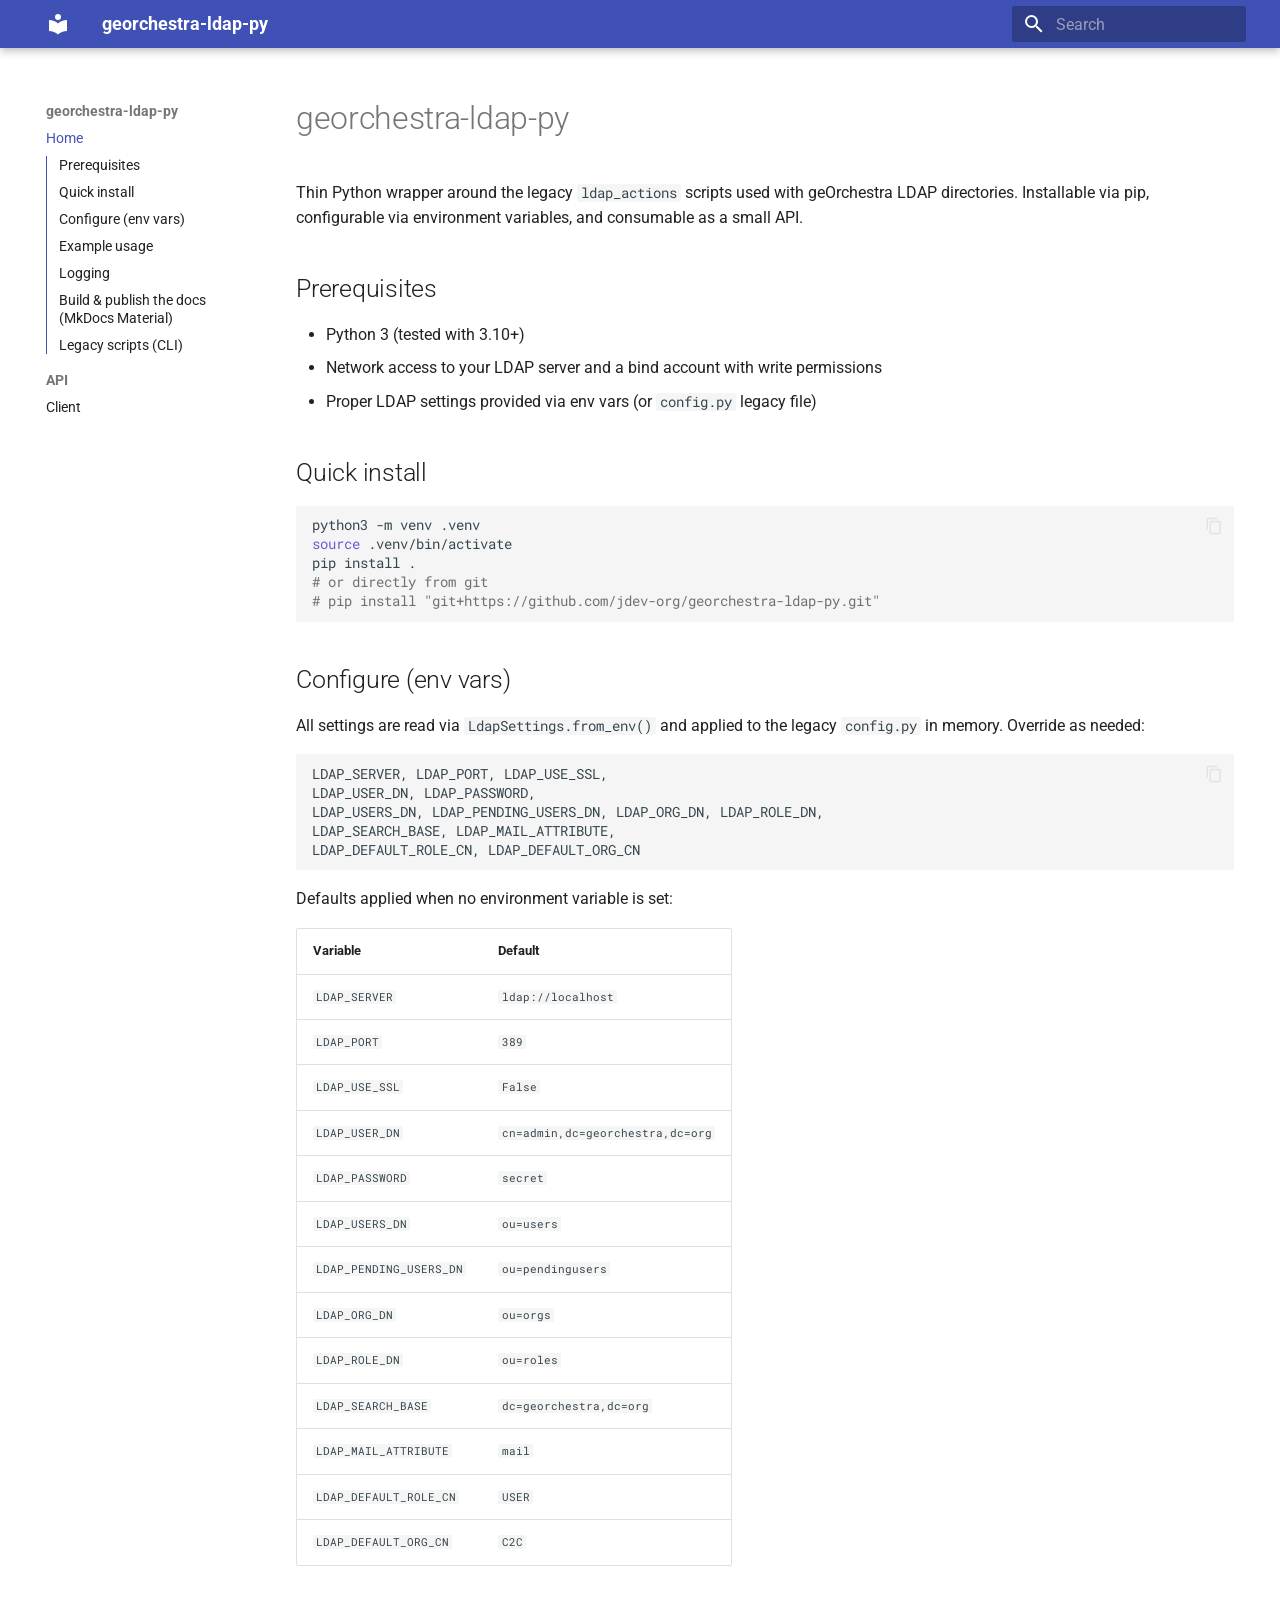
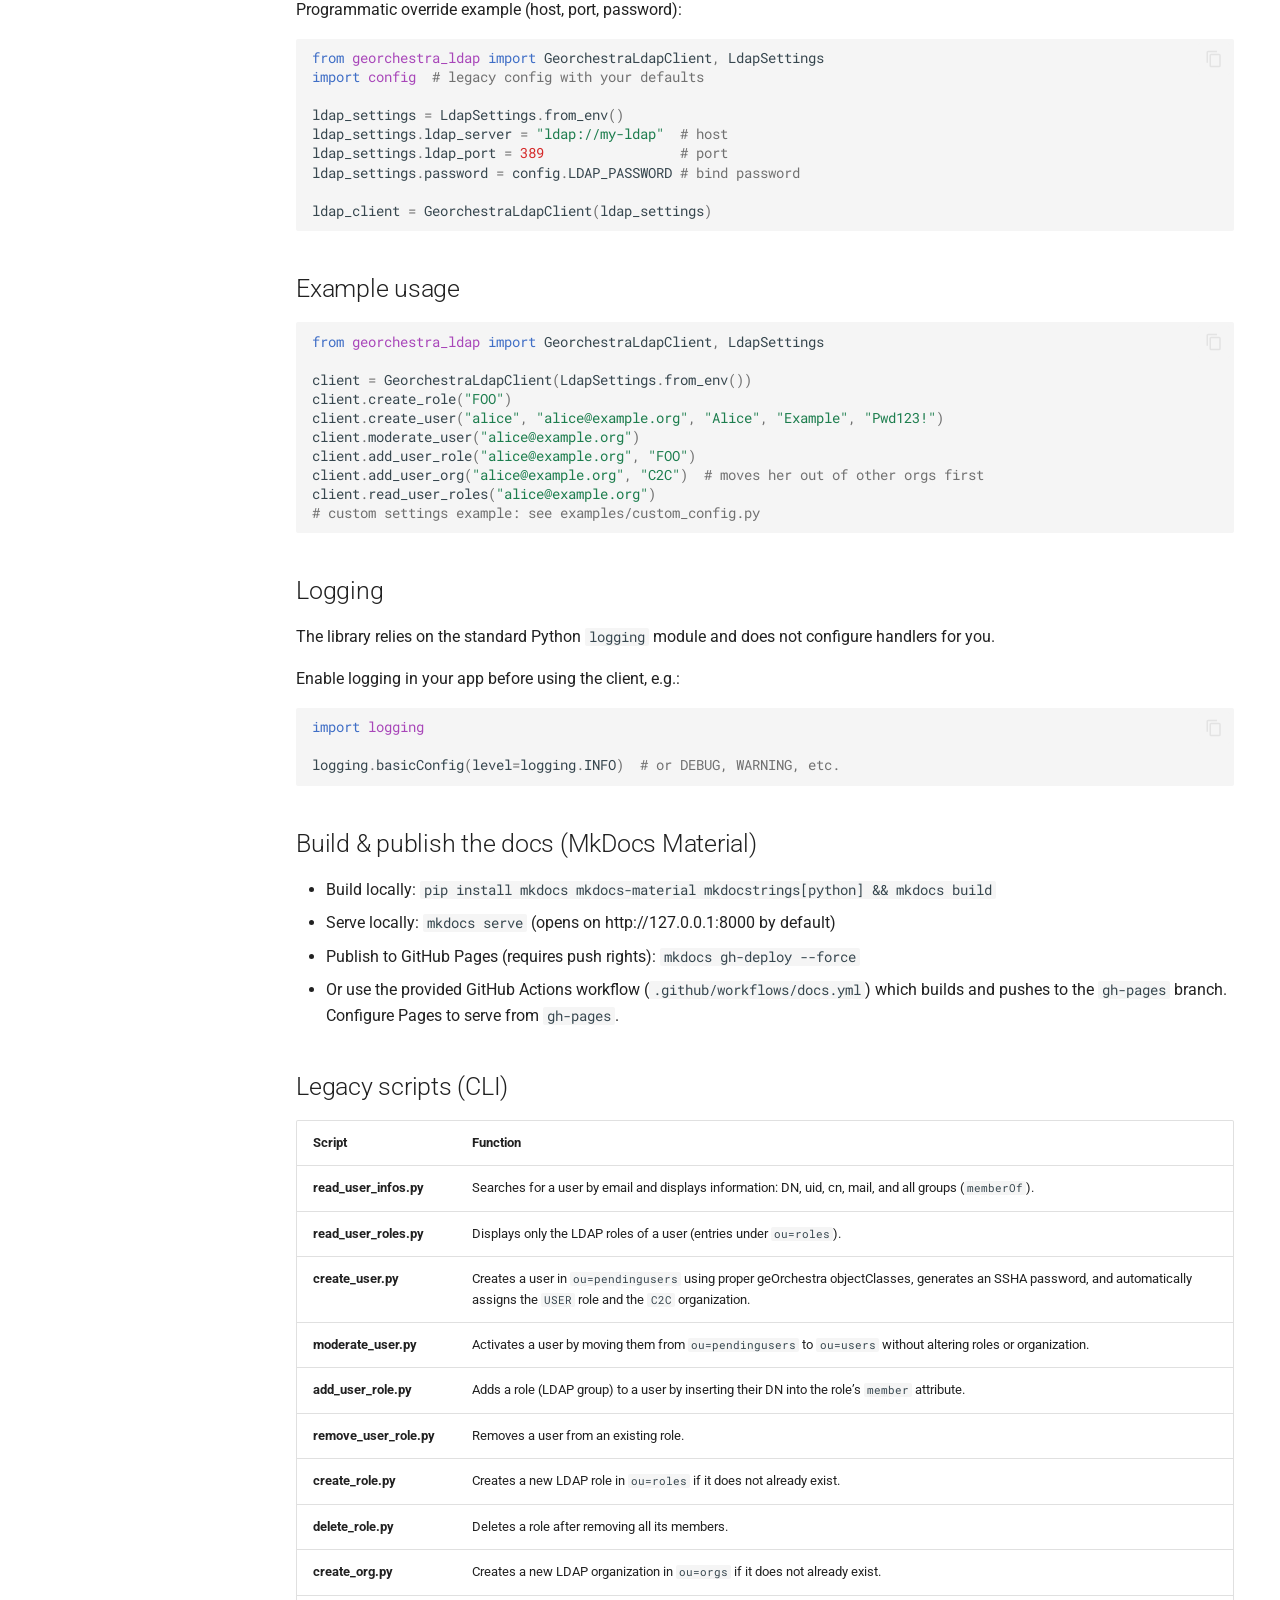
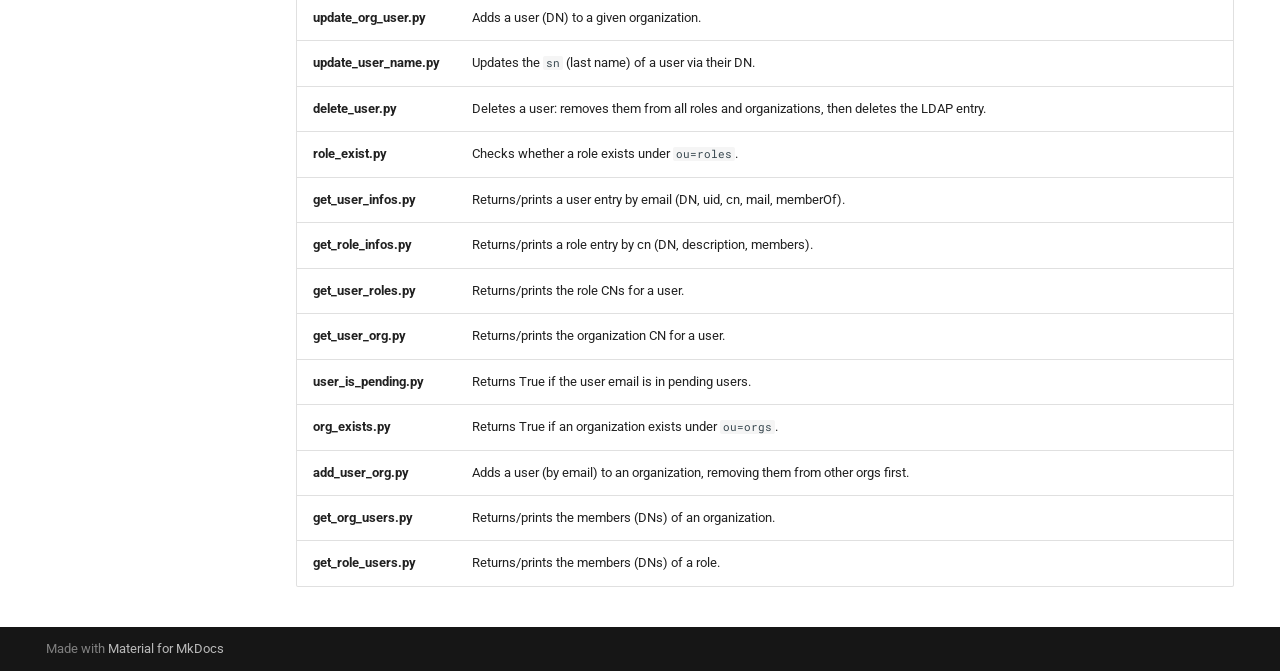
<file: index.html>
<!doctype html>
<html lang="en" class="no-js">
  <head>
    
      <meta charset="utf-8">
      <meta name="viewport" content="width=device-width,initial-scale=1">
      
        <meta name="description" content="Python wrapper for geOrchestra LDAP helper scripts">
      
      
      
      
      
        <link rel="next" href="api/client/">
      
      
        
      
      
      <link rel="icon" href="assets/images/favicon.png">
      <meta name="generator" content="mkdocs-1.6.1, mkdocs-material-9.7.0">
    
    
      
        <title>georchestra-ldap-py</title>
      
    
    
      <link rel="stylesheet" href="assets/stylesheets/main.618322db.min.css">
      
      


    
    
      
    
    
      
        
        
        <link rel="preconnect" href="https://fonts.gstatic.com" crossorigin>
        <link rel="stylesheet" href="https://fonts.googleapis.com/css?family=Roboto:300,300i,400,400i,700,700i%7CRoboto+Mono:400,400i,700,700i&display=fallback">
        <style>:root{--md-text-font:"Roboto";--md-code-font:"Roboto Mono"}</style>
      
    
    
      <link rel="stylesheet" href="assets/_mkdocstrings.css">
    
      <link rel="stylesheet" href="assets/styles/extra.css">
    
    <script>__md_scope=new URL(".",location),__md_hash=e=>[...e].reduce(((e,_)=>(e<<5)-e+_.charCodeAt(0)),0),__md_get=(e,_=localStorage,t=__md_scope)=>JSON.parse(_.getItem(t.pathname+"."+e)),__md_set=(e,_,t=localStorage,a=__md_scope)=>{try{t.setItem(a.pathname+"."+e,JSON.stringify(_))}catch(e){}}</script>
    
      

    
    
  </head>
  
  
    <body dir="ltr">
  
    
    <input class="md-toggle" data-md-toggle="drawer" type="checkbox" id="__drawer" autocomplete="off">
    <input class="md-toggle" data-md-toggle="search" type="checkbox" id="__search" autocomplete="off">
    <label class="md-overlay" for="__drawer"></label>
    <div data-md-component="skip">
      
        
        <a href="#georchestra-ldap-py" class="md-skip">
          Skip to content
        </a>
      
    </div>
    <div data-md-component="announce">
      
    </div>
    
    
      

  

<header class="md-header md-header--shadow" data-md-component="header">
  <nav class="md-header__inner md-grid" aria-label="Header">
    <a href="." title="georchestra-ldap-py" class="md-header__button md-logo" aria-label="georchestra-ldap-py" data-md-component="logo">
      
  
  <svg xmlns="http://www.w3.org/2000/svg" viewBox="0 0 24 24"><path d="M12 8a3 3 0 0 0 3-3 3 3 0 0 0-3-3 3 3 0 0 0-3 3 3 3 0 0 0 3 3m0 3.54C9.64 9.35 6.5 8 3 8v11c3.5 0 6.64 1.35 9 3.54 2.36-2.19 5.5-3.54 9-3.54V8c-3.5 0-6.64 1.35-9 3.54"/></svg>

    </a>
    <label class="md-header__button md-icon" for="__drawer">
      
      <svg xmlns="http://www.w3.org/2000/svg" viewBox="0 0 24 24"><path d="M3 6h18v2H3zm0 5h18v2H3zm0 5h18v2H3z"/></svg>
    </label>
    <div class="md-header__title" data-md-component="header-title">
      <div class="md-header__ellipsis">
        <div class="md-header__topic">
          <span class="md-ellipsis">
            georchestra-ldap-py
          </span>
        </div>
        <div class="md-header__topic" data-md-component="header-topic">
          <span class="md-ellipsis">
            
              Home
            
          </span>
        </div>
      </div>
    </div>
    
    
      <script>var palette=__md_get("__palette");if(palette&&palette.color){if("(prefers-color-scheme)"===palette.color.media){var media=matchMedia("(prefers-color-scheme: light)"),input=document.querySelector(media.matches?"[data-md-color-media='(prefers-color-scheme: light)']":"[data-md-color-media='(prefers-color-scheme: dark)']");palette.color.media=input.getAttribute("data-md-color-media"),palette.color.scheme=input.getAttribute("data-md-color-scheme"),palette.color.primary=input.getAttribute("data-md-color-primary"),palette.color.accent=input.getAttribute("data-md-color-accent")}for(var[key,value]of Object.entries(palette.color))document.body.setAttribute("data-md-color-"+key,value)}</script>
    
    
    
      
      
        <label class="md-header__button md-icon" for="__search">
          
          <svg xmlns="http://www.w3.org/2000/svg" viewBox="0 0 24 24"><path d="M9.5 3A6.5 6.5 0 0 1 16 9.5c0 1.61-.59 3.09-1.56 4.23l.27.27h.79l5 5-1.5 1.5-5-5v-.79l-.27-.27A6.52 6.52 0 0 1 9.5 16 6.5 6.5 0 0 1 3 9.5 6.5 6.5 0 0 1 9.5 3m0 2C7 5 5 7 5 9.5S7 14 9.5 14 14 12 14 9.5 12 5 9.5 5"/></svg>
        </label>
        <div class="md-search" data-md-component="search" role="dialog">
  <label class="md-search__overlay" for="__search"></label>
  <div class="md-search__inner" role="search">
    <form class="md-search__form" name="search">
      <input type="text" class="md-search__input" name="query" aria-label="Search" placeholder="Search" autocapitalize="off" autocorrect="off" autocomplete="off" spellcheck="false" data-md-component="search-query" required>
      <label class="md-search__icon md-icon" for="__search">
        
        <svg xmlns="http://www.w3.org/2000/svg" viewBox="0 0 24 24"><path d="M9.5 3A6.5 6.5 0 0 1 16 9.5c0 1.61-.59 3.09-1.56 4.23l.27.27h.79l5 5-1.5 1.5-5-5v-.79l-.27-.27A6.52 6.52 0 0 1 9.5 16 6.5 6.5 0 0 1 3 9.5 6.5 6.5 0 0 1 9.5 3m0 2C7 5 5 7 5 9.5S7 14 9.5 14 14 12 14 9.5 12 5 9.5 5"/></svg>
        
        <svg xmlns="http://www.w3.org/2000/svg" viewBox="0 0 24 24"><path d="M20 11v2H8l5.5 5.5-1.42 1.42L4.16 12l7.92-7.92L13.5 5.5 8 11z"/></svg>
      </label>
      <nav class="md-search__options" aria-label="Search">
        
        <button type="reset" class="md-search__icon md-icon" title="Clear" aria-label="Clear" tabindex="-1">
          
          <svg xmlns="http://www.w3.org/2000/svg" viewBox="0 0 24 24"><path d="M19 6.41 17.59 5 12 10.59 6.41 5 5 6.41 10.59 12 5 17.59 6.41 19 12 13.41 17.59 19 19 17.59 13.41 12z"/></svg>
        </button>
      </nav>
      
    </form>
    <div class="md-search__output">
      <div class="md-search__scrollwrap" tabindex="0" data-md-scrollfix>
        <div class="md-search-result" data-md-component="search-result">
          <div class="md-search-result__meta">
            Initializing search
          </div>
          <ol class="md-search-result__list" role="presentation"></ol>
        </div>
      </div>
    </div>
  </div>
</div>
      
    
    
  </nav>
  
</header>
    
    <div class="md-container" data-md-component="container">
      
      
        
          
        
      
      <main class="md-main" data-md-component="main">
        <div class="md-main__inner md-grid">
          
            
              
              <div class="md-sidebar md-sidebar--primary" data-md-component="sidebar" data-md-type="navigation" >
                <div class="md-sidebar__scrollwrap">
                  <div class="md-sidebar__inner">
                    



  

<nav class="md-nav md-nav--primary md-nav--integrated" aria-label="Navigation" data-md-level="0">
  <label class="md-nav__title" for="__drawer">
    <a href="." title="georchestra-ldap-py" class="md-nav__button md-logo" aria-label="georchestra-ldap-py" data-md-component="logo">
      
  
  <svg xmlns="http://www.w3.org/2000/svg" viewBox="0 0 24 24"><path d="M12 8a3 3 0 0 0 3-3 3 3 0 0 0-3-3 3 3 0 0 0-3 3 3 3 0 0 0 3 3m0 3.54C9.64 9.35 6.5 8 3 8v11c3.5 0 6.64 1.35 9 3.54 2.36-2.19 5.5-3.54 9-3.54V8c-3.5 0-6.64 1.35-9 3.54"/></svg>

    </a>
    georchestra-ldap-py
  </label>
  
  <ul class="md-nav__list" data-md-scrollfix>
    
      
      
  
  
    
  
  
  
    <li class="md-nav__item md-nav__item--active">
      
      <input class="md-nav__toggle md-toggle" type="checkbox" id="__toc">
      
      
        
      
      
        <label class="md-nav__link md-nav__link--active" for="__toc">
          
  
  
  <span class="md-ellipsis">
    
  
    Home
  

    
  </span>
  
  

          <span class="md-nav__icon md-icon"></span>
        </label>
      
      <a href="." class="md-nav__link md-nav__link--active">
        
  
  
  <span class="md-ellipsis">
    
  
    Home
  

    
  </span>
  
  

      </a>
      
        

<nav class="md-nav md-nav--secondary" aria-label="Table of contents">
  
  
  
    
  
  
    <label class="md-nav__title" for="__toc">
      <span class="md-nav__icon md-icon"></span>
      Table of contents
    </label>
    <ul class="md-nav__list" data-md-component="toc" data-md-scrollfix>
      
        <li class="md-nav__item">
  <a href="#prerequisites" class="md-nav__link">
    <span class="md-ellipsis">
      
        Prerequisites
      
    </span>
  </a>
  
</li>
      
        <li class="md-nav__item">
  <a href="#quick-install" class="md-nav__link">
    <span class="md-ellipsis">
      
        Quick install
      
    </span>
  </a>
  
</li>
      
        <li class="md-nav__item">
  <a href="#configure-env-vars" class="md-nav__link">
    <span class="md-ellipsis">
      
        Configure (env vars)
      
    </span>
  </a>
  
</li>
      
        <li class="md-nav__item">
  <a href="#example-usage" class="md-nav__link">
    <span class="md-ellipsis">
      
        Example usage
      
    </span>
  </a>
  
</li>
      
        <li class="md-nav__item">
  <a href="#logging" class="md-nav__link">
    <span class="md-ellipsis">
      
        Logging
      
    </span>
  </a>
  
</li>
      
        <li class="md-nav__item">
  <a href="#build-publish-the-docs-mkdocs-material" class="md-nav__link">
    <span class="md-ellipsis">
      
        Build &amp; publish the docs (MkDocs Material)
      
    </span>
  </a>
  
</li>
      
        <li class="md-nav__item">
  <a href="#legacy-scripts-cli" class="md-nav__link">
    <span class="md-ellipsis">
      
        Legacy scripts (CLI)
      
    </span>
  </a>
  
</li>
      
    </ul>
  
</nav>
      
    </li>
  

    
      
      
  
  
  
  
    
    
    
    
      
        
        
      
    
    
    <li class="md-nav__item md-nav__item--section md-nav__item--nested">
      
        
        
          
        
        <input class="md-nav__toggle md-toggle md-toggle--indeterminate" type="checkbox" id="__nav_2" >
        
          
          <label class="md-nav__link" for="__nav_2" id="__nav_2_label" tabindex="">
            
  
  
  <span class="md-ellipsis">
    
  
    API
  

    
  </span>
  
  

            <span class="md-nav__icon md-icon"></span>
          </label>
        
        <nav class="md-nav" data-md-level="1" aria-labelledby="__nav_2_label" aria-expanded="false">
          <label class="md-nav__title" for="__nav_2">
            <span class="md-nav__icon md-icon"></span>
            
  
    API
  

          </label>
          <ul class="md-nav__list" data-md-scrollfix>
            
              
                
  
  
  
  
    <li class="md-nav__item">
      <a href="api/client/" class="md-nav__link">
        
  
  
  <span class="md-ellipsis">
    
  
    Client
  

    
  </span>
  
  

      </a>
    </li>
  

              
            
          </ul>
        </nav>
      
    </li>
  

    
  </ul>
</nav>
                  </div>
                </div>
              </div>
            
            
          
          
            <div class="md-content" data-md-component="content">
              
              <article class="md-content__inner md-typeset">
                
                  



<h1 id="georchestra-ldap-py">georchestra-ldap-py<a class="headerlink" href="#georchestra-ldap-py" title="Permanent link">&para;</a></h1>
<p>Thin Python wrapper around the legacy <code>ldap_actions</code> scripts used with geOrchestra LDAP directories. Installable via pip, configurable via environment variables, and consumable as a small API.</p>
<h2 id="prerequisites">Prerequisites<a class="headerlink" href="#prerequisites" title="Permanent link">&para;</a></h2>
<ul>
<li>Python 3 (tested with 3.10+)</li>
<li>Network access to your LDAP server and a bind account with write permissions</li>
<li>Proper LDAP settings provided via env vars (or <code>config.py</code> legacy file)</li>
</ul>
<h2 id="quick-install">Quick install<a class="headerlink" href="#quick-install" title="Permanent link">&para;</a></h2>
<div class="highlight"><pre><span></span><code>python3<span class="w"> </span>-m<span class="w"> </span>venv<span class="w"> </span>.venv
<span class="nb">source</span><span class="w"> </span>.venv/bin/activate
pip<span class="w"> </span>install<span class="w"> </span>.
<span class="c1"># or directly from git</span>
<span class="c1"># pip install &quot;git+https://github.com/jdev-org/georchestra-ldap-py.git&quot;</span>
</code></pre></div>
<h2 id="configure-env-vars">Configure (env vars)<a class="headerlink" href="#configure-env-vars" title="Permanent link">&para;</a></h2>
<p>All settings are read via <code>LdapSettings.from_env()</code> and applied to the legacy <code>config.py</code> in memory. Override as needed:</p>
<div class="highlight"><pre><span></span><code>LDAP_SERVER, LDAP_PORT, LDAP_USE_SSL,
LDAP_USER_DN, LDAP_PASSWORD,
LDAP_USERS_DN, LDAP_PENDING_USERS_DN, LDAP_ORG_DN, LDAP_ROLE_DN,
LDAP_SEARCH_BASE, LDAP_MAIL_ATTRIBUTE,
LDAP_DEFAULT_ROLE_CN, LDAP_DEFAULT_ORG_CN
</code></pre></div>
<p>Defaults applied when no environment variable is set:</p>
<table>
<thead>
<tr>
<th>Variable</th>
<th>Default</th>
</tr>
</thead>
<tbody>
<tr>
<td><code>LDAP_SERVER</code></td>
<td><code>ldap://localhost</code></td>
</tr>
<tr>
<td><code>LDAP_PORT</code></td>
<td><code>389</code></td>
</tr>
<tr>
<td><code>LDAP_USE_SSL</code></td>
<td><code>False</code></td>
</tr>
<tr>
<td><code>LDAP_USER_DN</code></td>
<td><code>cn=admin,dc=georchestra,dc=org</code></td>
</tr>
<tr>
<td><code>LDAP_PASSWORD</code></td>
<td><code>secret</code></td>
</tr>
<tr>
<td><code>LDAP_USERS_DN</code></td>
<td><code>ou=users</code></td>
</tr>
<tr>
<td><code>LDAP_PENDING_USERS_DN</code></td>
<td><code>ou=pendingusers</code></td>
</tr>
<tr>
<td><code>LDAP_ORG_DN</code></td>
<td><code>ou=orgs</code></td>
</tr>
<tr>
<td><code>LDAP_ROLE_DN</code></td>
<td><code>ou=roles</code></td>
</tr>
<tr>
<td><code>LDAP_SEARCH_BASE</code></td>
<td><code>dc=georchestra,dc=org</code></td>
</tr>
<tr>
<td><code>LDAP_MAIL_ATTRIBUTE</code></td>
<td><code>mail</code></td>
</tr>
<tr>
<td><code>LDAP_DEFAULT_ROLE_CN</code></td>
<td><code>USER</code></td>
</tr>
<tr>
<td><code>LDAP_DEFAULT_ORG_CN</code></td>
<td><code>C2C</code></td>
</tr>
</tbody>
</table>
<p>Programmatic override example (host, port, password):</p>
<div class="highlight"><pre><span></span><code><span class="kn">from</span><span class="w"> </span><span class="nn">georchestra_ldap</span><span class="w"> </span><span class="kn">import</span> <span class="n">GeorchestraLdapClient</span><span class="p">,</span> <span class="n">LdapSettings</span>
<span class="kn">import</span><span class="w"> </span><span class="nn">config</span>  <span class="c1"># legacy config with your defaults</span>

<span class="n">ldap_settings</span> <span class="o">=</span> <span class="n">LdapSettings</span><span class="o">.</span><span class="n">from_env</span><span class="p">()</span>
<span class="n">ldap_settings</span><span class="o">.</span><span class="n">ldap_server</span> <span class="o">=</span> <span class="s2">&quot;ldap://my-ldap&quot;</span>  <span class="c1"># host</span>
<span class="n">ldap_settings</span><span class="o">.</span><span class="n">ldap_port</span> <span class="o">=</span> <span class="mi">389</span>                 <span class="c1"># port</span>
<span class="n">ldap_settings</span><span class="o">.</span><span class="n">password</span> <span class="o">=</span> <span class="n">config</span><span class="o">.</span><span class="n">LDAP_PASSWORD</span> <span class="c1"># bind password</span>

<span class="n">ldap_client</span> <span class="o">=</span> <span class="n">GeorchestraLdapClient</span><span class="p">(</span><span class="n">ldap_settings</span><span class="p">)</span>
</code></pre></div>
<h2 id="example-usage">Example usage<a class="headerlink" href="#example-usage" title="Permanent link">&para;</a></h2>
<div class="highlight"><pre><span></span><code><span class="kn">from</span><span class="w"> </span><span class="nn">georchestra_ldap</span><span class="w"> </span><span class="kn">import</span> <span class="n">GeorchestraLdapClient</span><span class="p">,</span> <span class="n">LdapSettings</span>

<span class="n">client</span> <span class="o">=</span> <span class="n">GeorchestraLdapClient</span><span class="p">(</span><span class="n">LdapSettings</span><span class="o">.</span><span class="n">from_env</span><span class="p">())</span>
<span class="n">client</span><span class="o">.</span><span class="n">create_role</span><span class="p">(</span><span class="s2">&quot;FOO&quot;</span><span class="p">)</span>
<span class="n">client</span><span class="o">.</span><span class="n">create_user</span><span class="p">(</span><span class="s2">&quot;alice&quot;</span><span class="p">,</span> <span class="s2">&quot;alice@example.org&quot;</span><span class="p">,</span> <span class="s2">&quot;Alice&quot;</span><span class="p">,</span> <span class="s2">&quot;Example&quot;</span><span class="p">,</span> <span class="s2">&quot;Pwd123!&quot;</span><span class="p">)</span>
<span class="n">client</span><span class="o">.</span><span class="n">moderate_user</span><span class="p">(</span><span class="s2">&quot;alice@example.org&quot;</span><span class="p">)</span>
<span class="n">client</span><span class="o">.</span><span class="n">add_user_role</span><span class="p">(</span><span class="s2">&quot;alice@example.org&quot;</span><span class="p">,</span> <span class="s2">&quot;FOO&quot;</span><span class="p">)</span>
<span class="n">client</span><span class="o">.</span><span class="n">add_user_org</span><span class="p">(</span><span class="s2">&quot;alice@example.org&quot;</span><span class="p">,</span> <span class="s2">&quot;C2C&quot;</span><span class="p">)</span>  <span class="c1"># moves her out of other orgs first</span>
<span class="n">client</span><span class="o">.</span><span class="n">read_user_roles</span><span class="p">(</span><span class="s2">&quot;alice@example.org&quot;</span><span class="p">)</span>
<span class="c1"># custom settings example: see examples/custom_config.py</span>
</code></pre></div>
<h2 id="logging">Logging<a class="headerlink" href="#logging" title="Permanent link">&para;</a></h2>
<p>The library relies on the standard Python <code>logging</code> module and does not configure handlers for you.</p>
<p>Enable logging in your app before using the client, e.g.:</p>
<div class="highlight"><pre><span></span><code><span class="kn">import</span><span class="w"> </span><span class="nn">logging</span>

<span class="n">logging</span><span class="o">.</span><span class="n">basicConfig</span><span class="p">(</span><span class="n">level</span><span class="o">=</span><span class="n">logging</span><span class="o">.</span><span class="n">INFO</span><span class="p">)</span>  <span class="c1"># or DEBUG, WARNING, etc.</span>
</code></pre></div>
<h2 id="build-publish-the-docs-mkdocs-material">Build &amp; publish the docs (MkDocs Material)<a class="headerlink" href="#build-publish-the-docs-mkdocs-material" title="Permanent link">&para;</a></h2>
<ul>
<li>Build locally: <code>pip install mkdocs mkdocs-material mkdocstrings[python] &amp;&amp; mkdocs build</code></li>
<li>Serve locally: <code>mkdocs serve</code> (opens on http://127.0.0.1:8000 by default)</li>
<li>Publish to GitHub Pages (requires push rights): <code>mkdocs gh-deploy --force</code></li>
<li>Or use the provided GitHub Actions workflow (<code>.github/workflows/docs.yml</code>) which builds and pushes to the <code>gh-pages</code> branch. Configure Pages to serve from <code>gh-pages</code>.</li>
</ul>
<h2 id="legacy-scripts-cli">Legacy scripts (CLI)<a class="headerlink" href="#legacy-scripts-cli" title="Permanent link">&para;</a></h2>
<table>
<thead>
<tr>
<th>Script</th>
<th>Function</th>
</tr>
</thead>
<tbody>
<tr>
<td><strong>read_user_infos.py</strong></td>
<td>Searches for a user by email and displays information: DN, uid, cn, mail, and all groups (<code>memberOf</code>).</td>
</tr>
<tr>
<td><strong>read_user_roles.py</strong></td>
<td>Displays only the LDAP roles of a user (entries under <code>ou=roles</code>).</td>
</tr>
<tr>
<td><strong>create_user.py</strong></td>
<td>Creates a user in <code>ou=pendingusers</code> using proper geOrchestra objectClasses, generates an SSHA password, and automatically assigns the <code>USER</code> role and the <code>C2C</code> organization.</td>
</tr>
<tr>
<td><strong>moderate_user.py</strong></td>
<td>Activates a user by moving them from <code>ou=pendingusers</code> to <code>ou=users</code> without altering roles or organization.</td>
</tr>
<tr>
<td><strong>add_user_role.py</strong></td>
<td>Adds a role (LDAP group) to a user by inserting their DN into the role’s <code>member</code> attribute.</td>
</tr>
<tr>
<td><strong>remove_user_role.py</strong></td>
<td>Removes a user from an existing role.</td>
</tr>
<tr>
<td><strong>create_role.py</strong></td>
<td>Creates a new LDAP role in <code>ou=roles</code> if it does not already exist.</td>
</tr>
<tr>
<td><strong>delete_role.py</strong></td>
<td>Deletes a role after removing all its members.</td>
</tr>
<tr>
<td><strong>create_org.py</strong></td>
<td>Creates a new LDAP organization in <code>ou=orgs</code> if it does not already exist.</td>
</tr>
<tr>
<td><strong>update_org_user.py</strong></td>
<td>Adds a user (DN) to a given organization.</td>
</tr>
<tr>
<td><strong>update_user_name.py</strong></td>
<td>Updates the <code>sn</code> (last name) of a user via their DN.</td>
</tr>
<tr>
<td><strong>delete_user.py</strong></td>
<td>Deletes a user: removes them from all roles and organizations, then deletes the LDAP entry.</td>
</tr>
<tr>
<td><strong>role_exist.py</strong></td>
<td>Checks whether a role exists under <code>ou=roles</code>.</td>
</tr>
<tr>
<td><strong>get_user_infos.py</strong></td>
<td>Returns/prints a user entry by email (DN, uid, cn, mail, memberOf).</td>
</tr>
<tr>
<td><strong>get_role_infos.py</strong></td>
<td>Returns/prints a role entry by cn (DN, description, members).</td>
</tr>
<tr>
<td><strong>get_user_roles.py</strong></td>
<td>Returns/prints the role CNs for a user.</td>
</tr>
<tr>
<td><strong>get_user_org.py</strong></td>
<td>Returns/prints the organization CN for a user.</td>
</tr>
<tr>
<td><strong>user_is_pending.py</strong></td>
<td>Returns True if the user email is in pending users.</td>
</tr>
<tr>
<td><strong>org_exists.py</strong></td>
<td>Returns True if an organization exists under <code>ou=orgs</code>.</td>
</tr>
<tr>
<td><strong>add_user_org.py</strong></td>
<td>Adds a user (by email) to an organization, removing them from other orgs first.</td>
</tr>
<tr>
<td><strong>get_org_users.py</strong></td>
<td>Returns/prints the members (DNs) of an organization.</td>
</tr>
<tr>
<td><strong>get_role_users.py</strong></td>
<td>Returns/prints the members (DNs) of a role.</td>
</tr>
</tbody>
</table>












                
              </article>
            </div>
          
          
<script>var target=document.getElementById(location.hash.slice(1));target&&target.name&&(target.checked=target.name.startsWith("__tabbed_"))</script>
        </div>
        
      </main>
      
        <footer class="md-footer">
  
  <div class="md-footer-meta md-typeset">
    <div class="md-footer-meta__inner md-grid">
      <div class="md-copyright">
  
  
    Made with
    <a href="https://squidfunk.github.io/mkdocs-material/" target="_blank" rel="noopener">
      Material for MkDocs
    </a>
  
</div>
      
    </div>
  </div>
</footer>
      
    </div>
    <div class="md-dialog" data-md-component="dialog">
      <div class="md-dialog__inner md-typeset"></div>
    </div>
    
    
    
      
      
      <script id="__config" type="application/json">{"annotate": null, "base": ".", "features": ["navigation.expand", "navigation.sections", "content.code.copy", "toc.integrate"], "search": "assets/javascripts/workers/search.7a47a382.min.js", "tags": null, "translations": {"clipboard.copied": "Copied to clipboard", "clipboard.copy": "Copy to clipboard", "search.result.more.one": "1 more on this page", "search.result.more.other": "# more on this page", "search.result.none": "No matching documents", "search.result.one": "1 matching document", "search.result.other": "# matching documents", "search.result.placeholder": "Type to start searching", "search.result.term.missing": "Missing", "select.version": "Select version"}, "version": null}</script>
    
    
      <script src="assets/javascripts/bundle.e71a0d61.min.js"></script>
      
    
  </body>
</html>
</file>
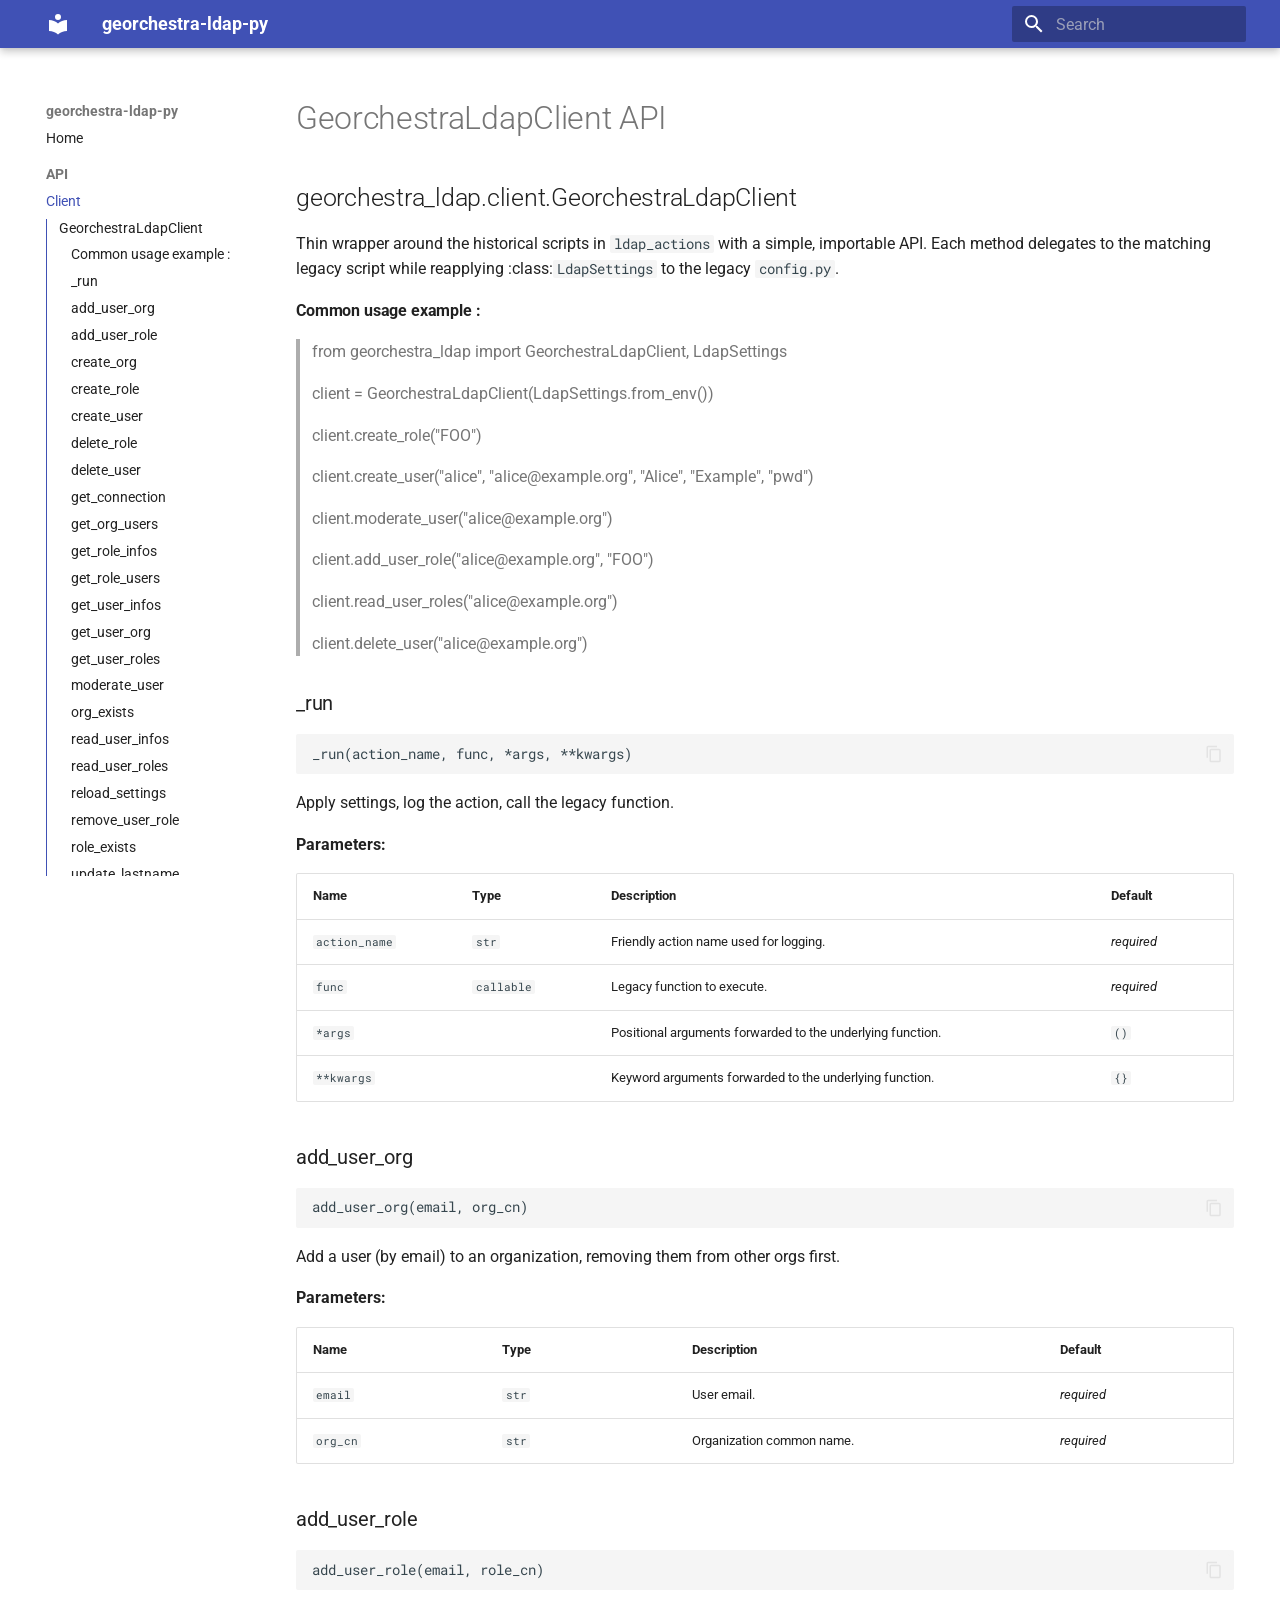
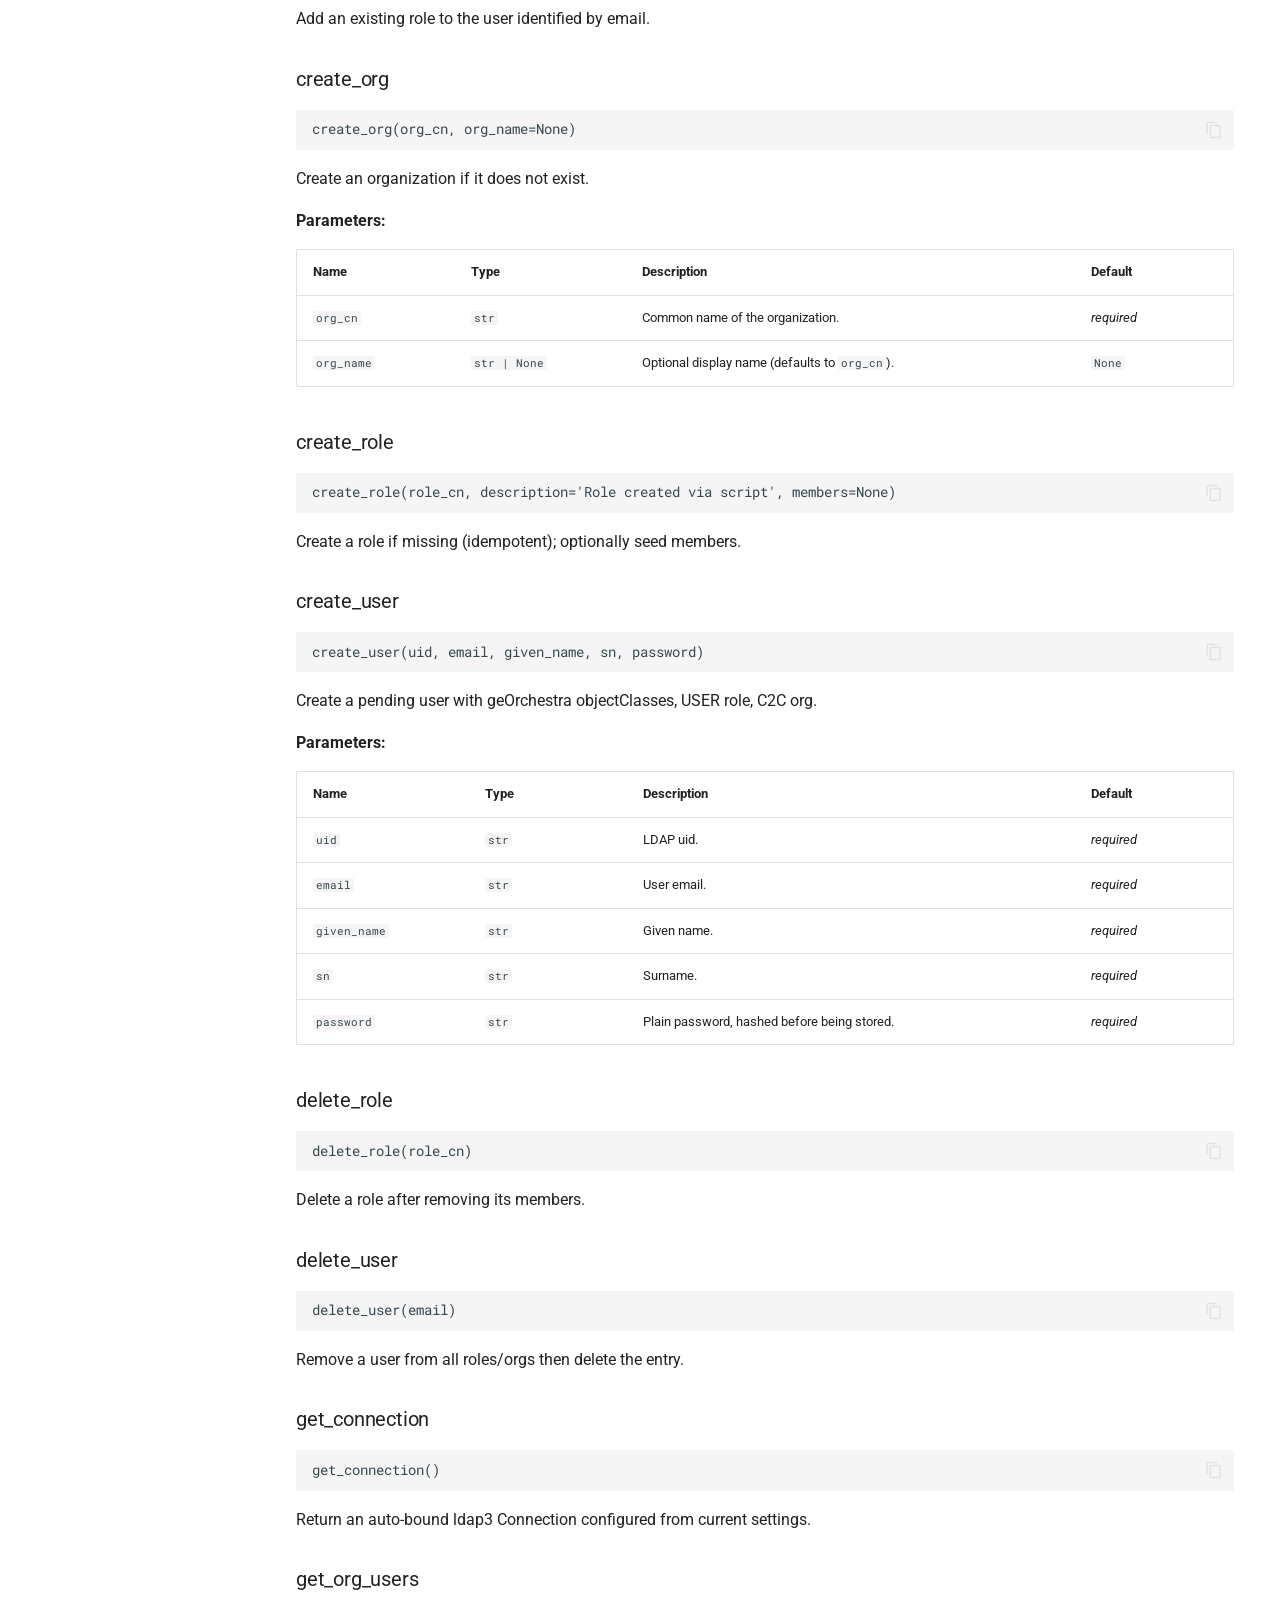
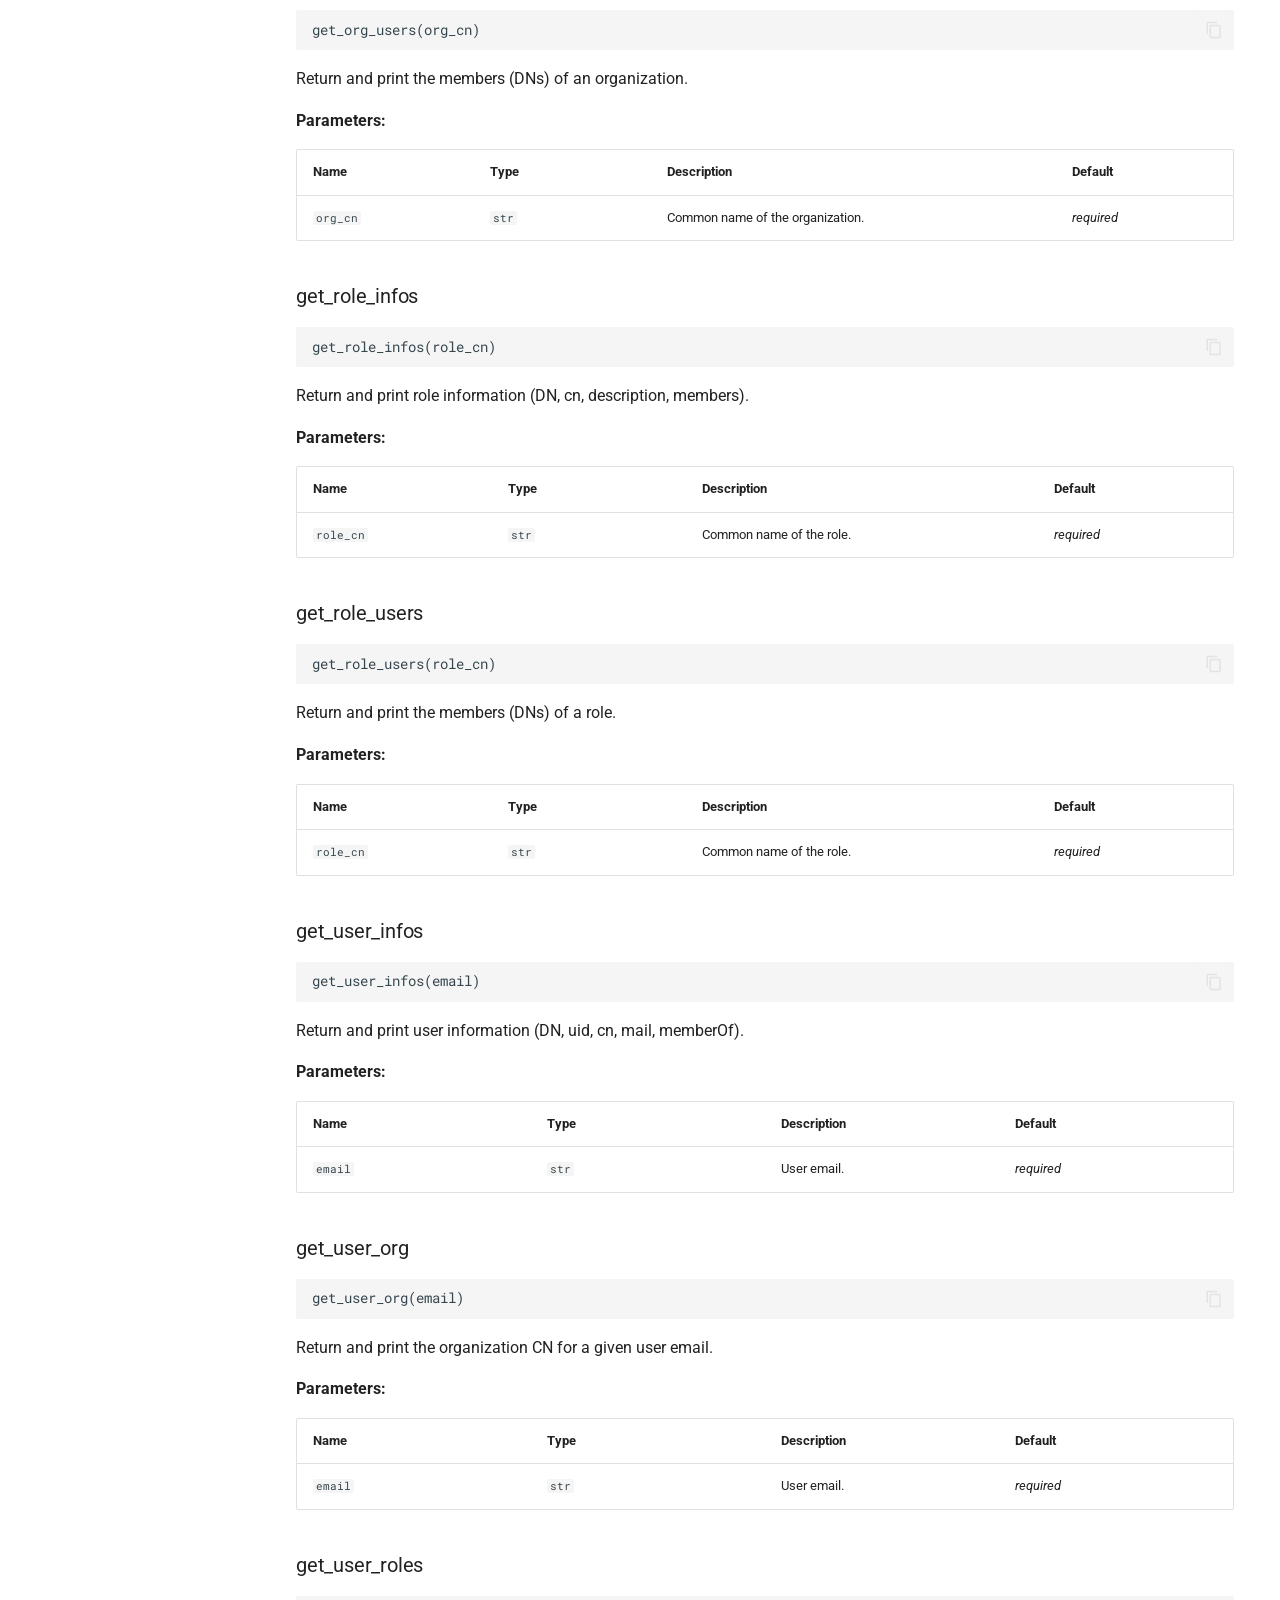
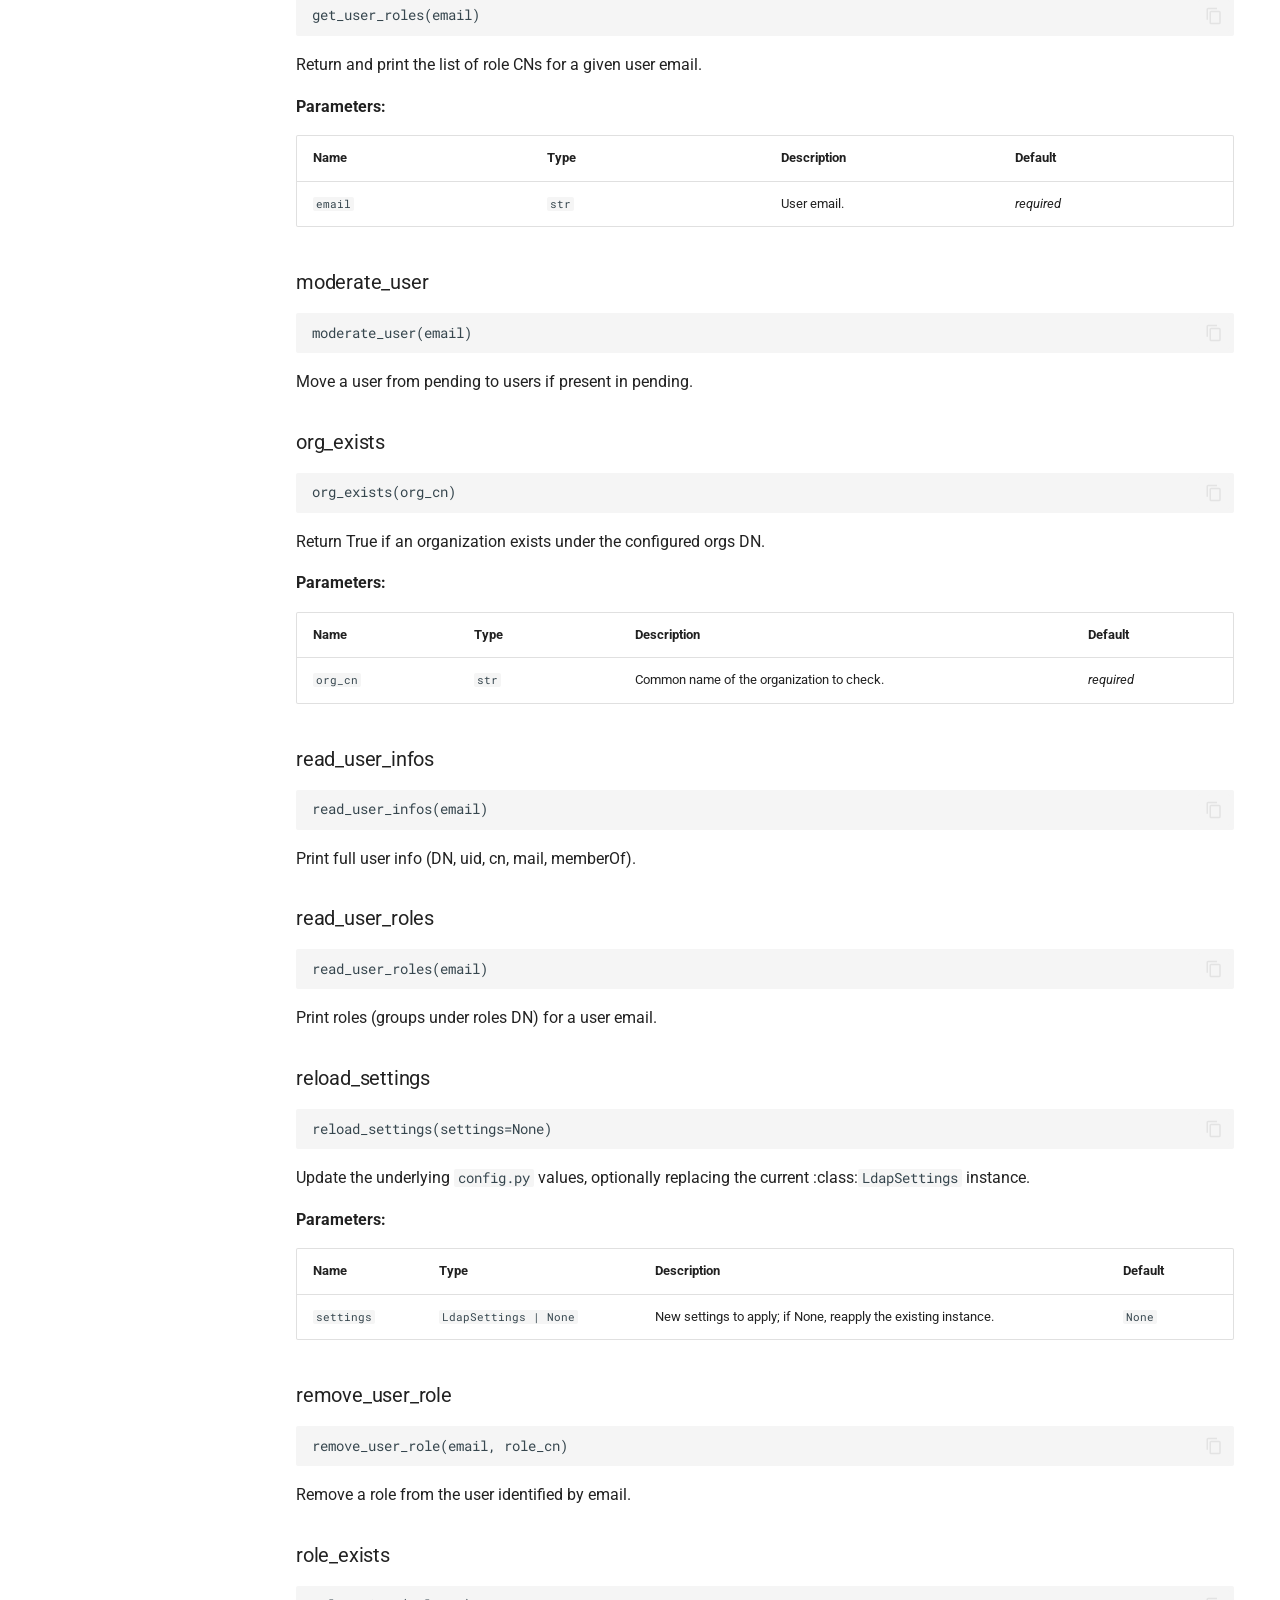
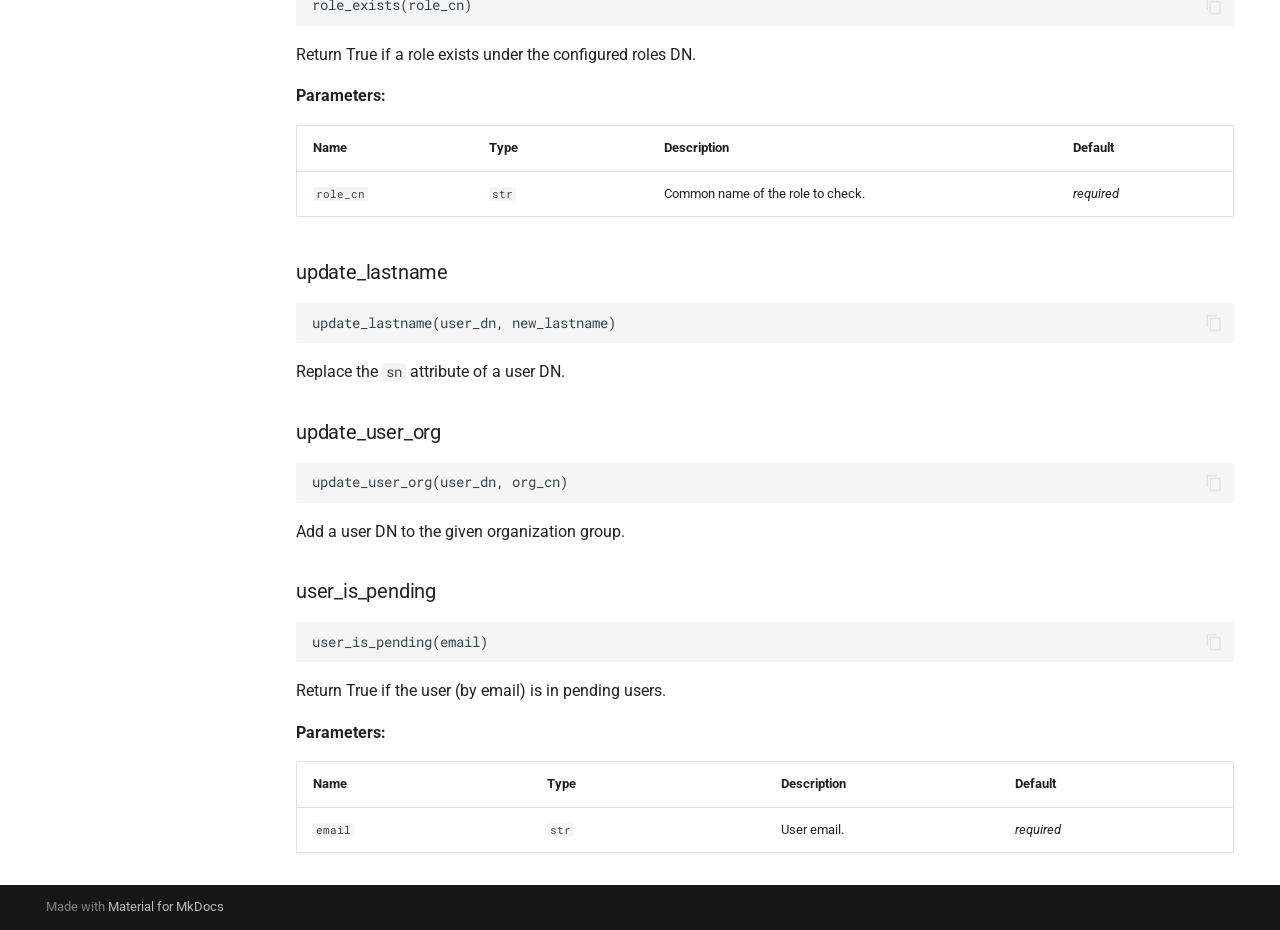
<file: api/client/index.html>
<!doctype html>
<html lang="en" class="no-js">
  <head>
    
      <meta charset="utf-8">
      <meta name="viewport" content="width=device-width,initial-scale=1">
      
        <meta name="description" content="Python wrapper for geOrchestra LDAP helper scripts">
      
      
      
      
        <link rel="prev" href="../..">
      
      
      
        
      
      
      <link rel="icon" href="../../assets/images/favicon.png">
      <meta name="generator" content="mkdocs-1.6.1, mkdocs-material-9.7.0">
    
    
      
        <title>Client - georchestra-ldap-py</title>
      
    
    
      <link rel="stylesheet" href="../../assets/stylesheets/main.618322db.min.css">
      
      


    
    
      
    
    
      
        
        
        <link rel="preconnect" href="https://fonts.gstatic.com" crossorigin>
        <link rel="stylesheet" href="https://fonts.googleapis.com/css?family=Roboto:300,300i,400,400i,700,700i%7CRoboto+Mono:400,400i,700,700i&display=fallback">
        <style>:root{--md-text-font:"Roboto";--md-code-font:"Roboto Mono"}</style>
      
    
    
      <link rel="stylesheet" href="../../assets/_mkdocstrings.css">
    
      <link rel="stylesheet" href="../../assets/styles/extra.css">
    
    <script>__md_scope=new URL("../..",location),__md_hash=e=>[...e].reduce(((e,_)=>(e<<5)-e+_.charCodeAt(0)),0),__md_get=(e,_=localStorage,t=__md_scope)=>JSON.parse(_.getItem(t.pathname+"."+e)),__md_set=(e,_,t=localStorage,a=__md_scope)=>{try{t.setItem(a.pathname+"."+e,JSON.stringify(_))}catch(e){}}</script>
    
      

    
    
  </head>
  
  
    <body dir="ltr">
  
    
    <input class="md-toggle" data-md-toggle="drawer" type="checkbox" id="__drawer" autocomplete="off">
    <input class="md-toggle" data-md-toggle="search" type="checkbox" id="__search" autocomplete="off">
    <label class="md-overlay" for="__drawer"></label>
    <div data-md-component="skip">
      
        
        <a href="#georchestraldapclient-api" class="md-skip">
          Skip to content
        </a>
      
    </div>
    <div data-md-component="announce">
      
    </div>
    
    
      

  

<header class="md-header md-header--shadow" data-md-component="header">
  <nav class="md-header__inner md-grid" aria-label="Header">
    <a href="../.." title="georchestra-ldap-py" class="md-header__button md-logo" aria-label="georchestra-ldap-py" data-md-component="logo">
      
  
  <svg xmlns="http://www.w3.org/2000/svg" viewBox="0 0 24 24"><path d="M12 8a3 3 0 0 0 3-3 3 3 0 0 0-3-3 3 3 0 0 0-3 3 3 3 0 0 0 3 3m0 3.54C9.64 9.35 6.5 8 3 8v11c3.5 0 6.64 1.35 9 3.54 2.36-2.19 5.5-3.54 9-3.54V8c-3.5 0-6.64 1.35-9 3.54"/></svg>

    </a>
    <label class="md-header__button md-icon" for="__drawer">
      
      <svg xmlns="http://www.w3.org/2000/svg" viewBox="0 0 24 24"><path d="M3 6h18v2H3zm0 5h18v2H3zm0 5h18v2H3z"/></svg>
    </label>
    <div class="md-header__title" data-md-component="header-title">
      <div class="md-header__ellipsis">
        <div class="md-header__topic">
          <span class="md-ellipsis">
            georchestra-ldap-py
          </span>
        </div>
        <div class="md-header__topic" data-md-component="header-topic">
          <span class="md-ellipsis">
            
              Client
            
          </span>
        </div>
      </div>
    </div>
    
    
      <script>var palette=__md_get("__palette");if(palette&&palette.color){if("(prefers-color-scheme)"===palette.color.media){var media=matchMedia("(prefers-color-scheme: light)"),input=document.querySelector(media.matches?"[data-md-color-media='(prefers-color-scheme: light)']":"[data-md-color-media='(prefers-color-scheme: dark)']");palette.color.media=input.getAttribute("data-md-color-media"),palette.color.scheme=input.getAttribute("data-md-color-scheme"),palette.color.primary=input.getAttribute("data-md-color-primary"),palette.color.accent=input.getAttribute("data-md-color-accent")}for(var[key,value]of Object.entries(palette.color))document.body.setAttribute("data-md-color-"+key,value)}</script>
    
    
    
      
      
        <label class="md-header__button md-icon" for="__search">
          
          <svg xmlns="http://www.w3.org/2000/svg" viewBox="0 0 24 24"><path d="M9.5 3A6.5 6.5 0 0 1 16 9.5c0 1.61-.59 3.09-1.56 4.23l.27.27h.79l5 5-1.5 1.5-5-5v-.79l-.27-.27A6.52 6.52 0 0 1 9.5 16 6.5 6.5 0 0 1 3 9.5 6.5 6.5 0 0 1 9.5 3m0 2C7 5 5 7 5 9.5S7 14 9.5 14 14 12 14 9.5 12 5 9.5 5"/></svg>
        </label>
        <div class="md-search" data-md-component="search" role="dialog">
  <label class="md-search__overlay" for="__search"></label>
  <div class="md-search__inner" role="search">
    <form class="md-search__form" name="search">
      <input type="text" class="md-search__input" name="query" aria-label="Search" placeholder="Search" autocapitalize="off" autocorrect="off" autocomplete="off" spellcheck="false" data-md-component="search-query" required>
      <label class="md-search__icon md-icon" for="__search">
        
        <svg xmlns="http://www.w3.org/2000/svg" viewBox="0 0 24 24"><path d="M9.5 3A6.5 6.5 0 0 1 16 9.5c0 1.61-.59 3.09-1.56 4.23l.27.27h.79l5 5-1.5 1.5-5-5v-.79l-.27-.27A6.52 6.52 0 0 1 9.5 16 6.5 6.5 0 0 1 3 9.5 6.5 6.5 0 0 1 9.5 3m0 2C7 5 5 7 5 9.5S7 14 9.5 14 14 12 14 9.5 12 5 9.5 5"/></svg>
        
        <svg xmlns="http://www.w3.org/2000/svg" viewBox="0 0 24 24"><path d="M20 11v2H8l5.5 5.5-1.42 1.42L4.16 12l7.92-7.92L13.5 5.5 8 11z"/></svg>
      </label>
      <nav class="md-search__options" aria-label="Search">
        
        <button type="reset" class="md-search__icon md-icon" title="Clear" aria-label="Clear" tabindex="-1">
          
          <svg xmlns="http://www.w3.org/2000/svg" viewBox="0 0 24 24"><path d="M19 6.41 17.59 5 12 10.59 6.41 5 5 6.41 10.59 12 5 17.59 6.41 19 12 13.41 17.59 19 19 17.59 13.41 12z"/></svg>
        </button>
      </nav>
      
    </form>
    <div class="md-search__output">
      <div class="md-search__scrollwrap" tabindex="0" data-md-scrollfix>
        <div class="md-search-result" data-md-component="search-result">
          <div class="md-search-result__meta">
            Initializing search
          </div>
          <ol class="md-search-result__list" role="presentation"></ol>
        </div>
      </div>
    </div>
  </div>
</div>
      
    
    
  </nav>
  
</header>
    
    <div class="md-container" data-md-component="container">
      
      
        
          
        
      
      <main class="md-main" data-md-component="main">
        <div class="md-main__inner md-grid">
          
            
              
              <div class="md-sidebar md-sidebar--primary" data-md-component="sidebar" data-md-type="navigation" >
                <div class="md-sidebar__scrollwrap">
                  <div class="md-sidebar__inner">
                    



  

<nav class="md-nav md-nav--primary md-nav--integrated" aria-label="Navigation" data-md-level="0">
  <label class="md-nav__title" for="__drawer">
    <a href="../.." title="georchestra-ldap-py" class="md-nav__button md-logo" aria-label="georchestra-ldap-py" data-md-component="logo">
      
  
  <svg xmlns="http://www.w3.org/2000/svg" viewBox="0 0 24 24"><path d="M12 8a3 3 0 0 0 3-3 3 3 0 0 0-3-3 3 3 0 0 0-3 3 3 3 0 0 0 3 3m0 3.54C9.64 9.35 6.5 8 3 8v11c3.5 0 6.64 1.35 9 3.54 2.36-2.19 5.5-3.54 9-3.54V8c-3.5 0-6.64 1.35-9 3.54"/></svg>

    </a>
    georchestra-ldap-py
  </label>
  
  <ul class="md-nav__list" data-md-scrollfix>
    
      
      
  
  
  
  
    <li class="md-nav__item">
      <a href="../.." class="md-nav__link">
        
  
  
  <span class="md-ellipsis">
    
  
    Home
  

    
  </span>
  
  

      </a>
    </li>
  

    
      
      
  
  
    
  
  
  
    
    
    
    
      
        
        
      
    
    
    <li class="md-nav__item md-nav__item--active md-nav__item--section md-nav__item--nested">
      
        
        
        <input class="md-nav__toggle md-toggle " type="checkbox" id="__nav_2" checked>
        
          
          <label class="md-nav__link" for="__nav_2" id="__nav_2_label" tabindex="">
            
  
  
  <span class="md-ellipsis">
    
  
    API
  

    
  </span>
  
  

            <span class="md-nav__icon md-icon"></span>
          </label>
        
        <nav class="md-nav" data-md-level="1" aria-labelledby="__nav_2_label" aria-expanded="true">
          <label class="md-nav__title" for="__nav_2">
            <span class="md-nav__icon md-icon"></span>
            
  
    API
  

          </label>
          <ul class="md-nav__list" data-md-scrollfix>
            
              
                
  
  
    
  
  
  
    <li class="md-nav__item md-nav__item--active">
      
      <input class="md-nav__toggle md-toggle" type="checkbox" id="__toc">
      
      
        
      
      
        <label class="md-nav__link md-nav__link--active" for="__toc">
          
  
  
  <span class="md-ellipsis">
    
  
    Client
  

    
  </span>
  
  

          <span class="md-nav__icon md-icon"></span>
        </label>
      
      <a href="./" class="md-nav__link md-nav__link--active">
        
  
  
  <span class="md-ellipsis">
    
  
    Client
  

    
  </span>
  
  

      </a>
      
        

<nav class="md-nav md-nav--secondary" aria-label="Table of contents">
  
  
  
    
  
  
    <label class="md-nav__title" for="__toc">
      <span class="md-nav__icon md-icon"></span>
      Table of contents
    </label>
    <ul class="md-nav__list" data-md-component="toc" data-md-scrollfix>
      
        <li class="md-nav__item">
  <a href="#georchestra_ldap.client.GeorchestraLdapClient" class="md-nav__link">
    <span class="md-ellipsis">
      
        GeorchestraLdapClient
      
    </span>
  </a>
  
    <nav class="md-nav" aria-label="GeorchestraLdapClient">
      <ul class="md-nav__list">
        
          <li class="md-nav__item">
  <a href="#georchestra_ldap.client.GeorchestraLdapClient--common-usage-example" class="md-nav__link">
    <span class="md-ellipsis">
      
        Common usage example :
      
    </span>
  </a>
  
</li>
        
          <li class="md-nav__item">
  <a href="#georchestra_ldap.client.GeorchestraLdapClient._run" class="md-nav__link">
    <span class="md-ellipsis">
      
        _run
      
    </span>
  </a>
  
</li>
        
          <li class="md-nav__item">
  <a href="#georchestra_ldap.client.GeorchestraLdapClient.add_user_org" class="md-nav__link">
    <span class="md-ellipsis">
      
        add_user_org
      
    </span>
  </a>
  
</li>
        
          <li class="md-nav__item">
  <a href="#georchestra_ldap.client.GeorchestraLdapClient.add_user_role" class="md-nav__link">
    <span class="md-ellipsis">
      
        add_user_role
      
    </span>
  </a>
  
</li>
        
          <li class="md-nav__item">
  <a href="#georchestra_ldap.client.GeorchestraLdapClient.create_org" class="md-nav__link">
    <span class="md-ellipsis">
      
        create_org
      
    </span>
  </a>
  
</li>
        
          <li class="md-nav__item">
  <a href="#georchestra_ldap.client.GeorchestraLdapClient.create_role" class="md-nav__link">
    <span class="md-ellipsis">
      
        create_role
      
    </span>
  </a>
  
</li>
        
          <li class="md-nav__item">
  <a href="#georchestra_ldap.client.GeorchestraLdapClient.create_user" class="md-nav__link">
    <span class="md-ellipsis">
      
        create_user
      
    </span>
  </a>
  
</li>
        
          <li class="md-nav__item">
  <a href="#georchestra_ldap.client.GeorchestraLdapClient.delete_role" class="md-nav__link">
    <span class="md-ellipsis">
      
        delete_role
      
    </span>
  </a>
  
</li>
        
          <li class="md-nav__item">
  <a href="#georchestra_ldap.client.GeorchestraLdapClient.delete_user" class="md-nav__link">
    <span class="md-ellipsis">
      
        delete_user
      
    </span>
  </a>
  
</li>
        
          <li class="md-nav__item">
  <a href="#georchestra_ldap.client.GeorchestraLdapClient.get_connection" class="md-nav__link">
    <span class="md-ellipsis">
      
        get_connection
      
    </span>
  </a>
  
</li>
        
          <li class="md-nav__item">
  <a href="#georchestra_ldap.client.GeorchestraLdapClient.get_org_users" class="md-nav__link">
    <span class="md-ellipsis">
      
        get_org_users
      
    </span>
  </a>
  
</li>
        
          <li class="md-nav__item">
  <a href="#georchestra_ldap.client.GeorchestraLdapClient.get_role_infos" class="md-nav__link">
    <span class="md-ellipsis">
      
        get_role_infos
      
    </span>
  </a>
  
</li>
        
          <li class="md-nav__item">
  <a href="#georchestra_ldap.client.GeorchestraLdapClient.get_role_users" class="md-nav__link">
    <span class="md-ellipsis">
      
        get_role_users
      
    </span>
  </a>
  
</li>
        
          <li class="md-nav__item">
  <a href="#georchestra_ldap.client.GeorchestraLdapClient.get_user_infos" class="md-nav__link">
    <span class="md-ellipsis">
      
        get_user_infos
      
    </span>
  </a>
  
</li>
        
          <li class="md-nav__item">
  <a href="#georchestra_ldap.client.GeorchestraLdapClient.get_user_org" class="md-nav__link">
    <span class="md-ellipsis">
      
        get_user_org
      
    </span>
  </a>
  
</li>
        
          <li class="md-nav__item">
  <a href="#georchestra_ldap.client.GeorchestraLdapClient.get_user_roles" class="md-nav__link">
    <span class="md-ellipsis">
      
        get_user_roles
      
    </span>
  </a>
  
</li>
        
          <li class="md-nav__item">
  <a href="#georchestra_ldap.client.GeorchestraLdapClient.moderate_user" class="md-nav__link">
    <span class="md-ellipsis">
      
        moderate_user
      
    </span>
  </a>
  
</li>
        
          <li class="md-nav__item">
  <a href="#georchestra_ldap.client.GeorchestraLdapClient.org_exists" class="md-nav__link">
    <span class="md-ellipsis">
      
        org_exists
      
    </span>
  </a>
  
</li>
        
          <li class="md-nav__item">
  <a href="#georchestra_ldap.client.GeorchestraLdapClient.read_user_infos" class="md-nav__link">
    <span class="md-ellipsis">
      
        read_user_infos
      
    </span>
  </a>
  
</li>
        
          <li class="md-nav__item">
  <a href="#georchestra_ldap.client.GeorchestraLdapClient.read_user_roles" class="md-nav__link">
    <span class="md-ellipsis">
      
        read_user_roles
      
    </span>
  </a>
  
</li>
        
          <li class="md-nav__item">
  <a href="#georchestra_ldap.client.GeorchestraLdapClient.reload_settings" class="md-nav__link">
    <span class="md-ellipsis">
      
        reload_settings
      
    </span>
  </a>
  
</li>
        
          <li class="md-nav__item">
  <a href="#georchestra_ldap.client.GeorchestraLdapClient.remove_user_role" class="md-nav__link">
    <span class="md-ellipsis">
      
        remove_user_role
      
    </span>
  </a>
  
</li>
        
          <li class="md-nav__item">
  <a href="#georchestra_ldap.client.GeorchestraLdapClient.role_exists" class="md-nav__link">
    <span class="md-ellipsis">
      
        role_exists
      
    </span>
  </a>
  
</li>
        
          <li class="md-nav__item">
  <a href="#georchestra_ldap.client.GeorchestraLdapClient.update_lastname" class="md-nav__link">
    <span class="md-ellipsis">
      
        update_lastname
      
    </span>
  </a>
  
</li>
        
          <li class="md-nav__item">
  <a href="#georchestra_ldap.client.GeorchestraLdapClient.update_user_org" class="md-nav__link">
    <span class="md-ellipsis">
      
        update_user_org
      
    </span>
  </a>
  
</li>
        
          <li class="md-nav__item">
  <a href="#georchestra_ldap.client.GeorchestraLdapClient.user_is_pending" class="md-nav__link">
    <span class="md-ellipsis">
      
        user_is_pending
      
    </span>
  </a>
  
</li>
        
      </ul>
    </nav>
  
</li>
      
    </ul>
  
</nav>
      
    </li>
  

              
            
          </ul>
        </nav>
      
    </li>
  

    
  </ul>
</nav>
                  </div>
                </div>
              </div>
            
            
          
          
            <div class="md-content" data-md-component="content">
              
              <article class="md-content__inner md-typeset">
                
                  



<h1 id="georchestraldapclient-api">GeorchestraLdapClient API<a class="headerlink" href="#georchestraldapclient-api" title="Permanent link">&para;</a></h1>


<div class="doc doc-object doc-class">



<h2 id="georchestra_ldap.client.GeorchestraLdapClient" class="doc doc-heading">
            <span class="doc doc-object-name doc-class-name">georchestra_ldap.client.GeorchestraLdapClient</span>


<a href="#georchestra_ldap.client.GeorchestraLdapClient" class="headerlink" title="Permanent link">&para;</a></h2>


    <div class="doc doc-contents first">



        <p>Thin wrapper around the historical scripts in <code>ldap_actions</code> with a simple,
importable API. Each method delegates to the matching legacy script while
reapplying :class:<code>LdapSettings</code> to the legacy <code>config.py</code>.</p>
<h4 id="georchestra_ldap.client.GeorchestraLdapClient--common-usage-example">Common usage example :<a class="headerlink" href="#georchestra_ldap.client.GeorchestraLdapClient--common-usage-example" title="Permanent link">&para;</a></h4>
<blockquote>
<p>from georchestra_ldap import GeorchestraLdapClient, LdapSettings</p>
<p>client = GeorchestraLdapClient(LdapSettings.from_env())</p>
<p>client.create_role("FOO")</p>
<p>client.create_user("alice", "alice@example.org", "Alice", "Example", "pwd")</p>
<p>client.moderate_user("alice@example.org")</p>
<p>client.add_user_role("alice@example.org", "FOO")</p>
<p>client.read_user_roles("alice@example.org")</p>
<p>client.delete_user("alice@example.org")</p>
</blockquote>











<div class="doc doc-children">










<div class="doc doc-object doc-function">


<h3 id="georchestra_ldap.client.GeorchestraLdapClient._run" class="doc doc-heading">
            <span class="doc doc-object-name doc-function-name">_run</span>


<a href="#georchestra_ldap.client.GeorchestraLdapClient._run" class="headerlink" title="Permanent link">&para;</a></h3>
<div class="doc-signature codehilite"><pre><span></span><code><span class="nf">_run</span><span class="p">(</span><span class="n">action_name</span><span class="p">,</span> <span class="n">func</span><span class="p">,</span> <span class="o">*</span><span class="n">args</span><span class="p">,</span> <span class="o">**</span><span class="n">kwargs</span><span class="p">)</span>
</code></pre></div>

    <div class="doc doc-contents ">

        <p>Apply settings, log the action, call the legacy function.</p>


<p><span class="doc-section-title">Parameters:</span></p>
    <table>
      <thead>
        <tr>
          <th>Name</th>
          <th>Type</th>
          <th>Description</th>
          <th>Default</th>
        </tr>
      </thead>
      <tbody>
          <tr class="doc-section-item">
            <td>
                <code>action_name</code>
            </td>
            <td>
                  <code><span title="str">str</span></code>
            </td>
            <td>
              <div class="doc-md-description">
                <p>Friendly action name used for logging.</p>
              </div>
            </td>
            <td>
                <em>required</em>
            </td>
          </tr>
          <tr class="doc-section-item">
            <td>
                <code>func</code>
            </td>
            <td>
                  <code><span title="callable">callable</span></code>
            </td>
            <td>
              <div class="doc-md-description">
                <p>Legacy function to execute.</p>
              </div>
            </td>
            <td>
                <em>required</em>
            </td>
          </tr>
          <tr class="doc-section-item">
            <td>
                <code>*args</code>
            </td>
            <td>
            </td>
            <td>
              <div class="doc-md-description">
                <p>Positional arguments forwarded to the underlying function.</p>
              </div>
            </td>
            <td>
                  <code>()</code>
            </td>
          </tr>
          <tr class="doc-section-item">
            <td>
                <code>**kwargs</code>
            </td>
            <td>
            </td>
            <td>
              <div class="doc-md-description">
                <p>Keyword arguments forwarded to the underlying function.</p>
              </div>
            </td>
            <td>
                  <code>{}</code>
            </td>
          </tr>
      </tbody>
    </table>


    </div>

</div>

<div class="doc doc-object doc-function">


<h3 id="georchestra_ldap.client.GeorchestraLdapClient.add_user_org" class="doc doc-heading">
            <span class="doc doc-object-name doc-function-name">add_user_org</span>


<a href="#georchestra_ldap.client.GeorchestraLdapClient.add_user_org" class="headerlink" title="Permanent link">&para;</a></h3>
<div class="doc-signature codehilite"><pre><span></span><code><span class="nf">add_user_org</span><span class="p">(</span><span class="n">email</span><span class="p">,</span> <span class="n">org_cn</span><span class="p">)</span>
</code></pre></div>

    <div class="doc doc-contents ">

        <p>Add a user (by email) to an organization, removing them from other orgs first.</p>


<p><span class="doc-section-title">Parameters:</span></p>
    <table>
      <thead>
        <tr>
          <th>Name</th>
          <th>Type</th>
          <th>Description</th>
          <th>Default</th>
        </tr>
      </thead>
      <tbody>
          <tr class="doc-section-item">
            <td>
                <code>email</code>
            </td>
            <td>
                  <code><span title="str">str</span></code>
            </td>
            <td>
              <div class="doc-md-description">
                <p>User email.</p>
              </div>
            </td>
            <td>
                <em>required</em>
            </td>
          </tr>
          <tr class="doc-section-item">
            <td>
                <code>org_cn</code>
            </td>
            <td>
                  <code><span title="str">str</span></code>
            </td>
            <td>
              <div class="doc-md-description">
                <p>Organization common name.</p>
              </div>
            </td>
            <td>
                <em>required</em>
            </td>
          </tr>
      </tbody>
    </table>


    </div>

</div>

<div class="doc doc-object doc-function">


<h3 id="georchestra_ldap.client.GeorchestraLdapClient.add_user_role" class="doc doc-heading">
            <span class="doc doc-object-name doc-function-name">add_user_role</span>


<a href="#georchestra_ldap.client.GeorchestraLdapClient.add_user_role" class="headerlink" title="Permanent link">&para;</a></h3>
<div class="doc-signature codehilite"><pre><span></span><code><span class="nf">add_user_role</span><span class="p">(</span><span class="n">email</span><span class="p">,</span> <span class="n">role_cn</span><span class="p">)</span>
</code></pre></div>

    <div class="doc doc-contents ">

        <p>Add an existing role to the user identified by email.</p>


    </div>

</div>

<div class="doc doc-object doc-function">


<h3 id="georchestra_ldap.client.GeorchestraLdapClient.create_org" class="doc doc-heading">
            <span class="doc doc-object-name doc-function-name">create_org</span>


<a href="#georchestra_ldap.client.GeorchestraLdapClient.create_org" class="headerlink" title="Permanent link">&para;</a></h3>
<div class="doc-signature codehilite"><pre><span></span><code><span class="nf">create_org</span><span class="p">(</span><span class="n">org_cn</span><span class="p">,</span> <span class="n">org_name</span><span class="o">=</span><span class="kc">None</span><span class="p">)</span>
</code></pre></div>

    <div class="doc doc-contents ">

        <p>Create an organization if it does not exist.</p>


<p><span class="doc-section-title">Parameters:</span></p>
    <table>
      <thead>
        <tr>
          <th>Name</th>
          <th>Type</th>
          <th>Description</th>
          <th>Default</th>
        </tr>
      </thead>
      <tbody>
          <tr class="doc-section-item">
            <td>
                <code>org_cn</code>
            </td>
            <td>
                  <code><span title="str">str</span></code>
            </td>
            <td>
              <div class="doc-md-description">
                <p>Common name of the organization.</p>
              </div>
            </td>
            <td>
                <em>required</em>
            </td>
          </tr>
          <tr class="doc-section-item">
            <td>
                <code>org_name</code>
            </td>
            <td>
                  <code><span title="str">str</span> | None</code>
            </td>
            <td>
              <div class="doc-md-description">
                <p>Optional display name (defaults to <code>org_cn</code>).</p>
              </div>
            </td>
            <td>
                  <code>None</code>
            </td>
          </tr>
      </tbody>
    </table>


    </div>

</div>

<div class="doc doc-object doc-function">


<h3 id="georchestra_ldap.client.GeorchestraLdapClient.create_role" class="doc doc-heading">
            <span class="doc doc-object-name doc-function-name">create_role</span>


<a href="#georchestra_ldap.client.GeorchestraLdapClient.create_role" class="headerlink" title="Permanent link">&para;</a></h3>
<div class="doc-signature codehilite"><pre><span></span><code><span class="nf">create_role</span><span class="p">(</span><span class="n">role_cn</span><span class="p">,</span> <span class="n">description</span><span class="o">=</span><span class="s1">&#39;Role created via script&#39;</span><span class="p">,</span> <span class="n">members</span><span class="o">=</span><span class="kc">None</span><span class="p">)</span>
</code></pre></div>

    <div class="doc doc-contents ">

        <p>Create a role if missing (idempotent); optionally seed members.</p>


    </div>

</div>

<div class="doc doc-object doc-function">


<h3 id="georchestra_ldap.client.GeorchestraLdapClient.create_user" class="doc doc-heading">
            <span class="doc doc-object-name doc-function-name">create_user</span>


<a href="#georchestra_ldap.client.GeorchestraLdapClient.create_user" class="headerlink" title="Permanent link">&para;</a></h3>
<div class="doc-signature codehilite"><pre><span></span><code><span class="nf">create_user</span><span class="p">(</span><span class="n">uid</span><span class="p">,</span> <span class="n">email</span><span class="p">,</span> <span class="n">given_name</span><span class="p">,</span> <span class="n">sn</span><span class="p">,</span> <span class="n">password</span><span class="p">)</span>
</code></pre></div>

    <div class="doc doc-contents ">

        <p>Create a pending user with geOrchestra objectClasses, USER role, C2C org.</p>


<p><span class="doc-section-title">Parameters:</span></p>
    <table>
      <thead>
        <tr>
          <th>Name</th>
          <th>Type</th>
          <th>Description</th>
          <th>Default</th>
        </tr>
      </thead>
      <tbody>
          <tr class="doc-section-item">
            <td>
                <code>uid</code>
            </td>
            <td>
                  <code><span title="str">str</span></code>
            </td>
            <td>
              <div class="doc-md-description">
                <p>LDAP uid.</p>
              </div>
            </td>
            <td>
                <em>required</em>
            </td>
          </tr>
          <tr class="doc-section-item">
            <td>
                <code>email</code>
            </td>
            <td>
                  <code><span title="str">str</span></code>
            </td>
            <td>
              <div class="doc-md-description">
                <p>User email.</p>
              </div>
            </td>
            <td>
                <em>required</em>
            </td>
          </tr>
          <tr class="doc-section-item">
            <td>
                <code>given_name</code>
            </td>
            <td>
                  <code><span title="str">str</span></code>
            </td>
            <td>
              <div class="doc-md-description">
                <p>Given name.</p>
              </div>
            </td>
            <td>
                <em>required</em>
            </td>
          </tr>
          <tr class="doc-section-item">
            <td>
                <code>sn</code>
            </td>
            <td>
                  <code><span title="str">str</span></code>
            </td>
            <td>
              <div class="doc-md-description">
                <p>Surname.</p>
              </div>
            </td>
            <td>
                <em>required</em>
            </td>
          </tr>
          <tr class="doc-section-item">
            <td>
                <code>password</code>
            </td>
            <td>
                  <code><span title="str">str</span></code>
            </td>
            <td>
              <div class="doc-md-description">
                <p>Plain password, hashed before being stored.</p>
              </div>
            </td>
            <td>
                <em>required</em>
            </td>
          </tr>
      </tbody>
    </table>


    </div>

</div>

<div class="doc doc-object doc-function">


<h3 id="georchestra_ldap.client.GeorchestraLdapClient.delete_role" class="doc doc-heading">
            <span class="doc doc-object-name doc-function-name">delete_role</span>


<a href="#georchestra_ldap.client.GeorchestraLdapClient.delete_role" class="headerlink" title="Permanent link">&para;</a></h3>
<div class="doc-signature codehilite"><pre><span></span><code><span class="nf">delete_role</span><span class="p">(</span><span class="n">role_cn</span><span class="p">)</span>
</code></pre></div>

    <div class="doc doc-contents ">

        <p>Delete a role after removing its members.</p>


    </div>

</div>

<div class="doc doc-object doc-function">


<h3 id="georchestra_ldap.client.GeorchestraLdapClient.delete_user" class="doc doc-heading">
            <span class="doc doc-object-name doc-function-name">delete_user</span>


<a href="#georchestra_ldap.client.GeorchestraLdapClient.delete_user" class="headerlink" title="Permanent link">&para;</a></h3>
<div class="doc-signature codehilite"><pre><span></span><code><span class="nf">delete_user</span><span class="p">(</span><span class="n">email</span><span class="p">)</span>
</code></pre></div>

    <div class="doc doc-contents ">

        <p>Remove a user from all roles/orgs then delete the entry.</p>


    </div>

</div>

<div class="doc doc-object doc-function">


<h3 id="georchestra_ldap.client.GeorchestraLdapClient.get_connection" class="doc doc-heading">
            <span class="doc doc-object-name doc-function-name">get_connection</span>


<a href="#georchestra_ldap.client.GeorchestraLdapClient.get_connection" class="headerlink" title="Permanent link">&para;</a></h3>
<div class="doc-signature codehilite"><pre><span></span><code><span class="nf">get_connection</span><span class="p">()</span>
</code></pre></div>

    <div class="doc doc-contents ">

        <p>Return an auto-bound ldap3 Connection configured from current settings.</p>


    </div>

</div>

<div class="doc doc-object doc-function">


<h3 id="georchestra_ldap.client.GeorchestraLdapClient.get_org_users" class="doc doc-heading">
            <span class="doc doc-object-name doc-function-name">get_org_users</span>


<a href="#georchestra_ldap.client.GeorchestraLdapClient.get_org_users" class="headerlink" title="Permanent link">&para;</a></h3>
<div class="doc-signature codehilite"><pre><span></span><code><span class="nf">get_org_users</span><span class="p">(</span><span class="n">org_cn</span><span class="p">)</span>
</code></pre></div>

    <div class="doc doc-contents ">

        <p>Return and print the members (DNs) of an organization.</p>


<p><span class="doc-section-title">Parameters:</span></p>
    <table>
      <thead>
        <tr>
          <th>Name</th>
          <th>Type</th>
          <th>Description</th>
          <th>Default</th>
        </tr>
      </thead>
      <tbody>
          <tr class="doc-section-item">
            <td>
                <code>org_cn</code>
            </td>
            <td>
                  <code><span title="str">str</span></code>
            </td>
            <td>
              <div class="doc-md-description">
                <p>Common name of the organization.</p>
              </div>
            </td>
            <td>
                <em>required</em>
            </td>
          </tr>
      </tbody>
    </table>


    </div>

</div>

<div class="doc doc-object doc-function">


<h3 id="georchestra_ldap.client.GeorchestraLdapClient.get_role_infos" class="doc doc-heading">
            <span class="doc doc-object-name doc-function-name">get_role_infos</span>


<a href="#georchestra_ldap.client.GeorchestraLdapClient.get_role_infos" class="headerlink" title="Permanent link">&para;</a></h3>
<div class="doc-signature codehilite"><pre><span></span><code><span class="nf">get_role_infos</span><span class="p">(</span><span class="n">role_cn</span><span class="p">)</span>
</code></pre></div>

    <div class="doc doc-contents ">

        <p>Return and print role information (DN, cn, description, members).</p>


<p><span class="doc-section-title">Parameters:</span></p>
    <table>
      <thead>
        <tr>
          <th>Name</th>
          <th>Type</th>
          <th>Description</th>
          <th>Default</th>
        </tr>
      </thead>
      <tbody>
          <tr class="doc-section-item">
            <td>
                <code>role_cn</code>
            </td>
            <td>
                  <code><span title="str">str</span></code>
            </td>
            <td>
              <div class="doc-md-description">
                <p>Common name of the role.</p>
              </div>
            </td>
            <td>
                <em>required</em>
            </td>
          </tr>
      </tbody>
    </table>


    </div>

</div>

<div class="doc doc-object doc-function">


<h3 id="georchestra_ldap.client.GeorchestraLdapClient.get_role_users" class="doc doc-heading">
            <span class="doc doc-object-name doc-function-name">get_role_users</span>


<a href="#georchestra_ldap.client.GeorchestraLdapClient.get_role_users" class="headerlink" title="Permanent link">&para;</a></h3>
<div class="doc-signature codehilite"><pre><span></span><code><span class="nf">get_role_users</span><span class="p">(</span><span class="n">role_cn</span><span class="p">)</span>
</code></pre></div>

    <div class="doc doc-contents ">

        <p>Return and print the members (DNs) of a role.</p>


<p><span class="doc-section-title">Parameters:</span></p>
    <table>
      <thead>
        <tr>
          <th>Name</th>
          <th>Type</th>
          <th>Description</th>
          <th>Default</th>
        </tr>
      </thead>
      <tbody>
          <tr class="doc-section-item">
            <td>
                <code>role_cn</code>
            </td>
            <td>
                  <code><span title="str">str</span></code>
            </td>
            <td>
              <div class="doc-md-description">
                <p>Common name of the role.</p>
              </div>
            </td>
            <td>
                <em>required</em>
            </td>
          </tr>
      </tbody>
    </table>


    </div>

</div>

<div class="doc doc-object doc-function">


<h3 id="georchestra_ldap.client.GeorchestraLdapClient.get_user_infos" class="doc doc-heading">
            <span class="doc doc-object-name doc-function-name">get_user_infos</span>


<a href="#georchestra_ldap.client.GeorchestraLdapClient.get_user_infos" class="headerlink" title="Permanent link">&para;</a></h3>
<div class="doc-signature codehilite"><pre><span></span><code><span class="nf">get_user_infos</span><span class="p">(</span><span class="n">email</span><span class="p">)</span>
</code></pre></div>

    <div class="doc doc-contents ">

        <p>Return and print user information (DN, uid, cn, mail, memberOf).</p>


<p><span class="doc-section-title">Parameters:</span></p>
    <table>
      <thead>
        <tr>
          <th>Name</th>
          <th>Type</th>
          <th>Description</th>
          <th>Default</th>
        </tr>
      </thead>
      <tbody>
          <tr class="doc-section-item">
            <td>
                <code>email</code>
            </td>
            <td>
                  <code><span title="str">str</span></code>
            </td>
            <td>
              <div class="doc-md-description">
                <p>User email.</p>
              </div>
            </td>
            <td>
                <em>required</em>
            </td>
          </tr>
      </tbody>
    </table>


    </div>

</div>

<div class="doc doc-object doc-function">


<h3 id="georchestra_ldap.client.GeorchestraLdapClient.get_user_org" class="doc doc-heading">
            <span class="doc doc-object-name doc-function-name">get_user_org</span>


<a href="#georchestra_ldap.client.GeorchestraLdapClient.get_user_org" class="headerlink" title="Permanent link">&para;</a></h3>
<div class="doc-signature codehilite"><pre><span></span><code><span class="nf">get_user_org</span><span class="p">(</span><span class="n">email</span><span class="p">)</span>
</code></pre></div>

    <div class="doc doc-contents ">

        <p>Return and print the organization CN for a given user email.</p>


<p><span class="doc-section-title">Parameters:</span></p>
    <table>
      <thead>
        <tr>
          <th>Name</th>
          <th>Type</th>
          <th>Description</th>
          <th>Default</th>
        </tr>
      </thead>
      <tbody>
          <tr class="doc-section-item">
            <td>
                <code>email</code>
            </td>
            <td>
                  <code><span title="str">str</span></code>
            </td>
            <td>
              <div class="doc-md-description">
                <p>User email.</p>
              </div>
            </td>
            <td>
                <em>required</em>
            </td>
          </tr>
      </tbody>
    </table>


    </div>

</div>

<div class="doc doc-object doc-function">


<h3 id="georchestra_ldap.client.GeorchestraLdapClient.get_user_roles" class="doc doc-heading">
            <span class="doc doc-object-name doc-function-name">get_user_roles</span>


<a href="#georchestra_ldap.client.GeorchestraLdapClient.get_user_roles" class="headerlink" title="Permanent link">&para;</a></h3>
<div class="doc-signature codehilite"><pre><span></span><code><span class="nf">get_user_roles</span><span class="p">(</span><span class="n">email</span><span class="p">)</span>
</code></pre></div>

    <div class="doc doc-contents ">

        <p>Return and print the list of role CNs for a given user email.</p>


<p><span class="doc-section-title">Parameters:</span></p>
    <table>
      <thead>
        <tr>
          <th>Name</th>
          <th>Type</th>
          <th>Description</th>
          <th>Default</th>
        </tr>
      </thead>
      <tbody>
          <tr class="doc-section-item">
            <td>
                <code>email</code>
            </td>
            <td>
                  <code><span title="str">str</span></code>
            </td>
            <td>
              <div class="doc-md-description">
                <p>User email.</p>
              </div>
            </td>
            <td>
                <em>required</em>
            </td>
          </tr>
      </tbody>
    </table>


    </div>

</div>

<div class="doc doc-object doc-function">


<h3 id="georchestra_ldap.client.GeorchestraLdapClient.moderate_user" class="doc doc-heading">
            <span class="doc doc-object-name doc-function-name">moderate_user</span>


<a href="#georchestra_ldap.client.GeorchestraLdapClient.moderate_user" class="headerlink" title="Permanent link">&para;</a></h3>
<div class="doc-signature codehilite"><pre><span></span><code><span class="nf">moderate_user</span><span class="p">(</span><span class="n">email</span><span class="p">)</span>
</code></pre></div>

    <div class="doc doc-contents ">

        <p>Move a user from pending to users if present in pending.</p>


    </div>

</div>

<div class="doc doc-object doc-function">


<h3 id="georchestra_ldap.client.GeorchestraLdapClient.org_exists" class="doc doc-heading">
            <span class="doc doc-object-name doc-function-name">org_exists</span>


<a href="#georchestra_ldap.client.GeorchestraLdapClient.org_exists" class="headerlink" title="Permanent link">&para;</a></h3>
<div class="doc-signature codehilite"><pre><span></span><code><span class="nf">org_exists</span><span class="p">(</span><span class="n">org_cn</span><span class="p">)</span>
</code></pre></div>

    <div class="doc doc-contents ">

        <p>Return True if an organization exists under the configured orgs DN.</p>


<p><span class="doc-section-title">Parameters:</span></p>
    <table>
      <thead>
        <tr>
          <th>Name</th>
          <th>Type</th>
          <th>Description</th>
          <th>Default</th>
        </tr>
      </thead>
      <tbody>
          <tr class="doc-section-item">
            <td>
                <code>org_cn</code>
            </td>
            <td>
                  <code><span title="str">str</span></code>
            </td>
            <td>
              <div class="doc-md-description">
                <p>Common name of the organization to check.</p>
              </div>
            </td>
            <td>
                <em>required</em>
            </td>
          </tr>
      </tbody>
    </table>


    </div>

</div>

<div class="doc doc-object doc-function">


<h3 id="georchestra_ldap.client.GeorchestraLdapClient.read_user_infos" class="doc doc-heading">
            <span class="doc doc-object-name doc-function-name">read_user_infos</span>


<a href="#georchestra_ldap.client.GeorchestraLdapClient.read_user_infos" class="headerlink" title="Permanent link">&para;</a></h3>
<div class="doc-signature codehilite"><pre><span></span><code><span class="nf">read_user_infos</span><span class="p">(</span><span class="n">email</span><span class="p">)</span>
</code></pre></div>

    <div class="doc doc-contents ">

        <p>Print full user info (DN, uid, cn, mail, memberOf).</p>


    </div>

</div>

<div class="doc doc-object doc-function">


<h3 id="georchestra_ldap.client.GeorchestraLdapClient.read_user_roles" class="doc doc-heading">
            <span class="doc doc-object-name doc-function-name">read_user_roles</span>


<a href="#georchestra_ldap.client.GeorchestraLdapClient.read_user_roles" class="headerlink" title="Permanent link">&para;</a></h3>
<div class="doc-signature codehilite"><pre><span></span><code><span class="nf">read_user_roles</span><span class="p">(</span><span class="n">email</span><span class="p">)</span>
</code></pre></div>

    <div class="doc doc-contents ">

        <p>Print roles (groups under roles DN) for a user email.</p>


    </div>

</div>

<div class="doc doc-object doc-function">


<h3 id="georchestra_ldap.client.GeorchestraLdapClient.reload_settings" class="doc doc-heading">
            <span class="doc doc-object-name doc-function-name">reload_settings</span>


<a href="#georchestra_ldap.client.GeorchestraLdapClient.reload_settings" class="headerlink" title="Permanent link">&para;</a></h3>
<div class="doc-signature codehilite"><pre><span></span><code><span class="nf">reload_settings</span><span class="p">(</span><span class="n">settings</span><span class="o">=</span><span class="kc">None</span><span class="p">)</span>
</code></pre></div>

    <div class="doc doc-contents ">

        <p>Update the underlying <code>config.py</code> values, optionally replacing the
current :class:<code>LdapSettings</code> instance.</p>


<p><span class="doc-section-title">Parameters:</span></p>
    <table>
      <thead>
        <tr>
          <th>Name</th>
          <th>Type</th>
          <th>Description</th>
          <th>Default</th>
        </tr>
      </thead>
      <tbody>
          <tr class="doc-section-item">
            <td>
                <code>settings</code>
            </td>
            <td>
                  <code><span title="georchestra_ldap.config.LdapSettings">LdapSettings</span> | None</code>
            </td>
            <td>
              <div class="doc-md-description">
                <p>New settings to apply; if None, reapply the existing instance.</p>
              </div>
            </td>
            <td>
                  <code>None</code>
            </td>
          </tr>
      </tbody>
    </table>


    </div>

</div>

<div class="doc doc-object doc-function">


<h3 id="georchestra_ldap.client.GeorchestraLdapClient.remove_user_role" class="doc doc-heading">
            <span class="doc doc-object-name doc-function-name">remove_user_role</span>


<a href="#georchestra_ldap.client.GeorchestraLdapClient.remove_user_role" class="headerlink" title="Permanent link">&para;</a></h3>
<div class="doc-signature codehilite"><pre><span></span><code><span class="nf">remove_user_role</span><span class="p">(</span><span class="n">email</span><span class="p">,</span> <span class="n">role_cn</span><span class="p">)</span>
</code></pre></div>

    <div class="doc doc-contents ">

        <p>Remove a role from the user identified by email.</p>


    </div>

</div>

<div class="doc doc-object doc-function">


<h3 id="georchestra_ldap.client.GeorchestraLdapClient.role_exists" class="doc doc-heading">
            <span class="doc doc-object-name doc-function-name">role_exists</span>


<a href="#georchestra_ldap.client.GeorchestraLdapClient.role_exists" class="headerlink" title="Permanent link">&para;</a></h3>
<div class="doc-signature codehilite"><pre><span></span><code><span class="nf">role_exists</span><span class="p">(</span><span class="n">role_cn</span><span class="p">)</span>
</code></pre></div>

    <div class="doc doc-contents ">

        <p>Return True if a role exists under the configured roles DN.</p>


<p><span class="doc-section-title">Parameters:</span></p>
    <table>
      <thead>
        <tr>
          <th>Name</th>
          <th>Type</th>
          <th>Description</th>
          <th>Default</th>
        </tr>
      </thead>
      <tbody>
          <tr class="doc-section-item">
            <td>
                <code>role_cn</code>
            </td>
            <td>
                  <code><span title="str">str</span></code>
            </td>
            <td>
              <div class="doc-md-description">
                <p>Common name of the role to check.</p>
              </div>
            </td>
            <td>
                <em>required</em>
            </td>
          </tr>
      </tbody>
    </table>


    </div>

</div>

<div class="doc doc-object doc-function">


<h3 id="georchestra_ldap.client.GeorchestraLdapClient.update_lastname" class="doc doc-heading">
            <span class="doc doc-object-name doc-function-name">update_lastname</span>


<a href="#georchestra_ldap.client.GeorchestraLdapClient.update_lastname" class="headerlink" title="Permanent link">&para;</a></h3>
<div class="doc-signature codehilite"><pre><span></span><code><span class="nf">update_lastname</span><span class="p">(</span><span class="n">user_dn</span><span class="p">,</span> <span class="n">new_lastname</span><span class="p">)</span>
</code></pre></div>

    <div class="doc doc-contents ">

        <p>Replace the <code>sn</code> attribute of a user DN.</p>


    </div>

</div>

<div class="doc doc-object doc-function">


<h3 id="georchestra_ldap.client.GeorchestraLdapClient.update_user_org" class="doc doc-heading">
            <span class="doc doc-object-name doc-function-name">update_user_org</span>


<a href="#georchestra_ldap.client.GeorchestraLdapClient.update_user_org" class="headerlink" title="Permanent link">&para;</a></h3>
<div class="doc-signature codehilite"><pre><span></span><code><span class="nf">update_user_org</span><span class="p">(</span><span class="n">user_dn</span><span class="p">,</span> <span class="n">org_cn</span><span class="p">)</span>
</code></pre></div>

    <div class="doc doc-contents ">

        <p>Add a user DN to the given organization group.</p>


    </div>

</div>

<div class="doc doc-object doc-function">


<h3 id="georchestra_ldap.client.GeorchestraLdapClient.user_is_pending" class="doc doc-heading">
            <span class="doc doc-object-name doc-function-name">user_is_pending</span>


<a href="#georchestra_ldap.client.GeorchestraLdapClient.user_is_pending" class="headerlink" title="Permanent link">&para;</a></h3>
<div class="doc-signature codehilite"><pre><span></span><code><span class="nf">user_is_pending</span><span class="p">(</span><span class="n">email</span><span class="p">)</span>
</code></pre></div>

    <div class="doc doc-contents ">

        <p>Return True if the user (by email) is in pending users.</p>


<p><span class="doc-section-title">Parameters:</span></p>
    <table>
      <thead>
        <tr>
          <th>Name</th>
          <th>Type</th>
          <th>Description</th>
          <th>Default</th>
        </tr>
      </thead>
      <tbody>
          <tr class="doc-section-item">
            <td>
                <code>email</code>
            </td>
            <td>
                  <code><span title="str">str</span></code>
            </td>
            <td>
              <div class="doc-md-description">
                <p>User email.</p>
              </div>
            </td>
            <td>
                <em>required</em>
            </td>
          </tr>
      </tbody>
    </table>


    </div>

</div>



  </div>

    </div>

</div>












                
              </article>
            </div>
          
          
<script>var target=document.getElementById(location.hash.slice(1));target&&target.name&&(target.checked=target.name.startsWith("__tabbed_"))</script>
        </div>
        
      </main>
      
        <footer class="md-footer">
  
  <div class="md-footer-meta md-typeset">
    <div class="md-footer-meta__inner md-grid">
      <div class="md-copyright">
  
  
    Made with
    <a href="https://squidfunk.github.io/mkdocs-material/" target="_blank" rel="noopener">
      Material for MkDocs
    </a>
  
</div>
      
    </div>
  </div>
</footer>
      
    </div>
    <div class="md-dialog" data-md-component="dialog">
      <div class="md-dialog__inner md-typeset"></div>
    </div>
    
    
    
      
      
      <script id="__config" type="application/json">{"annotate": null, "base": "../..", "features": ["navigation.expand", "navigation.sections", "content.code.copy", "toc.integrate"], "search": "../../assets/javascripts/workers/search.7a47a382.min.js", "tags": null, "translations": {"clipboard.copied": "Copied to clipboard", "clipboard.copy": "Copy to clipboard", "search.result.more.one": "1 more on this page", "search.result.more.other": "# more on this page", "search.result.none": "No matching documents", "search.result.one": "1 matching document", "search.result.other": "# matching documents", "search.result.placeholder": "Type to start searching", "search.result.term.missing": "Missing", "select.version": "Select version"}, "version": null}</script>
    
    
      <script src="../../assets/javascripts/bundle.e71a0d61.min.js"></script>
      
    
  </body>
</html>
</file>
<file: assets/_mkdocstrings.css>
/* Avoid breaking parameter names, etc. in table cells. */
.doc-contents td code {
  word-break: normal !important;
}

/* No line break before first paragraph of descriptions. */
.doc-md-description,
.doc-md-description>p:first-child {
  display: inline;
}

/* No text transformation from Material for MkDocs for H5 headings. */
.md-typeset h5 .doc-object-name {
  text-transform: none;
}

/* Max width for docstring sections tables. */
.doc .md-typeset__table,
.doc .md-typeset__table table {
  display: table !important;
  width: 100%;
}

.doc .md-typeset__table tr {
  display: table-row;
}

/* Defaults in Spacy table style. */
.doc-param-default,
.doc-type_param-default {
  float: right;
}

/* Parameter headings must be inline, not blocks. */
.doc-heading-parameter,
.doc-heading-type_parameter {
  display: inline;
}

/* Default font size for parameter headings. */
.md-typeset .doc-heading-parameter {
  font-size: inherit;
}

/* Prefer space on the right, not the left of parameter permalinks. */
.doc-heading-parameter .headerlink,
.doc-heading-type_parameter .headerlink {
  margin-left: 0 !important;
  margin-right: 0.2rem;
}

/* Backward-compatibility: docstring section titles in bold. */
.doc-section-title {
  font-weight: bold;
}

/* Backlinks crumb separator. */
.doc-backlink-crumb {
  display: inline-flex;
  gap: .2rem;
  white-space: nowrap;
  align-items: center;
  vertical-align: middle;
}
.doc-backlink-crumb:not(:first-child)::before {
  background-color: var(--md-default-fg-color--lighter);
  content: "";
  display: inline;
  height: 1rem;
  --md-path-icon: url('data:image/svg+xml;charset=utf-8,<svg xmlns="http://www.w3.org/2000/svg" viewBox="0 0 24 24"><path d="M8.59 16.58 13.17 12 8.59 7.41 10 6l6 6-6 6z"/></svg>');
  -webkit-mask-image: var(--md-path-icon);
  mask-image: var(--md-path-icon);
  width: 1rem;
}
.doc-backlink-crumb.last {
  font-weight: bold;
}

/* Symbols in Navigation and ToC. */
:root, :host,
[data-md-color-scheme="default"] {
  --doc-symbol-parameter-fg-color: #df50af;
  --doc-symbol-type_parameter-fg-color: #df50af;
  --doc-symbol-attribute-fg-color: #953800;
  --doc-symbol-function-fg-color: #8250df;
  --doc-symbol-method-fg-color: #8250df;
  --doc-symbol-class-fg-color: #0550ae;
  --doc-symbol-type_alias-fg-color: #0550ae;
  --doc-symbol-module-fg-color: #5cad0f;

  --doc-symbol-parameter-bg-color: #df50af1a;
  --doc-symbol-type_parameter-bg-color: #df50af1a;
  --doc-symbol-attribute-bg-color: #9538001a;
  --doc-symbol-function-bg-color: #8250df1a;
  --doc-symbol-method-bg-color: #8250df1a;
  --doc-symbol-class-bg-color: #0550ae1a;
  --doc-symbol-type_alias-bg-color: #0550ae1a;
  --doc-symbol-module-bg-color: #5cad0f1a;
}

[data-md-color-scheme="slate"] {
  --doc-symbol-parameter-fg-color: #ffa8cc;
  --doc-symbol-type_parameter-fg-color: #ffa8cc;
  --doc-symbol-attribute-fg-color: #ffa657;
  --doc-symbol-function-fg-color: #d2a8ff;
  --doc-symbol-method-fg-color: #d2a8ff;
  --doc-symbol-class-fg-color: #79c0ff;
  --doc-symbol-type_alias-fg-color: #79c0ff;
  --doc-symbol-module-fg-color: #baff79;

  --doc-symbol-parameter-bg-color: #ffa8cc1a;
  --doc-symbol-type_parameter-bg-color: #ffa8cc1a;
  --doc-symbol-attribute-bg-color: #ffa6571a;
  --doc-symbol-function-bg-color: #d2a8ff1a;
  --doc-symbol-method-bg-color: #d2a8ff1a;
  --doc-symbol-class-bg-color: #79c0ff1a;
  --doc-symbol-type_alias-bg-color: #79c0ff1a;
  --doc-symbol-module-bg-color: #baff791a;
}

code.doc-symbol {
  border-radius: .1rem;
  font-size: .85em;
  padding: 0 .3em;
  font-weight: bold;
}

code.doc-symbol-parameter,
a code.doc-symbol-parameter {
  color: var(--doc-symbol-parameter-fg-color);
  background-color: var(--doc-symbol-parameter-bg-color);
}

code.doc-symbol-parameter::after {
  content: "param";
}

code.doc-symbol-type_parameter,
a code.doc-symbol-type_parameter {
  color: var(--doc-symbol-type_parameter-fg-color);
  background-color: var(--doc-symbol-type_parameter-bg-color);
}

code.doc-symbol-type_parameter::after {
  content: "type-param";
}

code.doc-symbol-attribute,
a code.doc-symbol-attribute {
  color: var(--doc-symbol-attribute-fg-color);
  background-color: var(--doc-symbol-attribute-bg-color);
}

code.doc-symbol-attribute::after {
  content: "attr";
}

code.doc-symbol-function,
a code.doc-symbol-function {
  color: var(--doc-symbol-function-fg-color);
  background-color: var(--doc-symbol-function-bg-color);
}

code.doc-symbol-function::after {
  content: "func";
}

code.doc-symbol-method,
a code.doc-symbol-method {
  color: var(--doc-symbol-method-fg-color);
  background-color: var(--doc-symbol-method-bg-color);
}

code.doc-symbol-method::after {
  content: "meth";
}

code.doc-symbol-class,
a code.doc-symbol-class {
  color: var(--doc-symbol-class-fg-color);
  background-color: var(--doc-symbol-class-bg-color);
}

code.doc-symbol-class::after {
  content: "class";
}


code.doc-symbol-type_alias,
a code.doc-symbol-type_alias {
  color: var(--doc-symbol-type_alias-fg-color);
  background-color: var(--doc-symbol-type_alias-bg-color);
}

code.doc-symbol-type_alias::after {
  content: "type";
}

code.doc-symbol-module,
a code.doc-symbol-module {
  color: var(--doc-symbol-module-fg-color);
  background-color: var(--doc-symbol-module-bg-color);
}

code.doc-symbol-module::after {
  content: "mod";
}

.doc-signature .autorefs {
  color: inherit;
  border-bottom: 1px dotted currentcolor;
}

/* Source code blocks (admonitions). */
:root {
  --md-admonition-icon--mkdocstrings-source: url('data:image/svg+xml;charset=utf-8,<svg xmlns="http://www.w3.org/2000/svg" viewBox="0 0 24 24"><path d="M15.22 4.97a.75.75 0 0 1 1.06 0l6.5 6.5a.75.75 0 0 1 0 1.06l-6.5 6.5a.749.749 0 0 1-1.275-.326.75.75 0 0 1 .215-.734L21.19 12l-5.97-5.97a.75.75 0 0 1 0-1.06m-6.44 0a.75.75 0 0 1 0 1.06L2.81 12l5.97 5.97a.749.749 0 0 1-.326 1.275.75.75 0 0 1-.734-.215l-6.5-6.5a.75.75 0 0 1 0-1.06l6.5-6.5a.75.75 0 0 1 1.06 0"/></svg>')
}
.md-typeset .admonition.mkdocstrings-source,
.md-typeset details.mkdocstrings-source {
  border: none;
  padding: 0;
}
.md-typeset .admonition.mkdocstrings-source:focus-within,
.md-typeset details.mkdocstrings-source:focus-within {
  box-shadow: none;
}
.md-typeset .mkdocstrings-source > .admonition-title,
.md-typeset .mkdocstrings-source > summary {
  background-color: inherit;
}
.md-typeset .mkdocstrings-source > .admonition-title::before,
.md-typeset .mkdocstrings-source > summary::before {
  background-color: var(--md-default-fg-color);
  -webkit-mask-image: var(--md-admonition-icon--mkdocstrings-source);
          mask-image: var(--md-admonition-icon--mkdocstrings-source);
}
</file>
<file: assets/styles/extra.css>
/* Bold parameter names rendered by mkdocstrings (definition lists). */
.doc-contents dl > dt {
  font-weight: 700;
}
</file>
<file: assets/stylesheets/main.618322db.min.css>
@charset "UTF-8";html{-webkit-text-size-adjust:none;-moz-text-size-adjust:none;text-size-adjust:none;box-sizing:border-box}*,:after,:before{box-sizing:inherit}@media (prefers-reduced-motion){*,:after,:before{transition:none!important}}body{margin:0}a,button,input,label{-webkit-tap-highlight-color:transparent}a{color:inherit;text-decoration:none}hr{border:0;box-sizing:initial;display:block;height:.05rem;overflow:visible;padding:0}small{font-size:80%}sub,sup{line-height:1em}img{border-style:none}table{border-collapse:initial;border-spacing:0}td,th{font-weight:400;vertical-align:top}button{background:#0000;border:0;font-family:inherit;font-size:inherit;margin:0;padding:0}input{border:0;outline:none}:root{--md-primary-fg-color:#4051b5;--md-primary-fg-color--light:#5d6cc0;--md-primary-fg-color--dark:#303fa1;--md-primary-bg-color:#fff;--md-primary-bg-color--light:#ffffffb3;--md-accent-fg-color:#526cfe;--md-accent-fg-color--transparent:#526cfe1a;--md-accent-bg-color:#fff;--md-accent-bg-color--light:#ffffffb3}[data-md-color-scheme=default]{color-scheme:light}[data-md-color-scheme=default] img[src$="#gh-dark-mode-only"],[data-md-color-scheme=default] img[src$="#only-dark"]{display:none}:root,[data-md-color-scheme=default]{--md-hue:225deg;--md-default-fg-color:#000000de;--md-default-fg-color--light:#0000008a;--md-default-fg-color--lighter:#00000052;--md-default-fg-color--lightest:#00000012;--md-default-bg-color:#fff;--md-default-bg-color--light:#ffffffb3;--md-default-bg-color--lighter:#ffffff4d;--md-default-bg-color--lightest:#ffffff1f;--md-code-fg-color:#36464e;--md-code-bg-color:#f5f5f5;--md-code-bg-color--light:#f5f5f5b3;--md-code-bg-color--lighter:#f5f5f54d;--md-code-hl-color:#4287ff;--md-code-hl-color--light:#4287ff1a;--md-code-hl-number-color:#d52a2a;--md-code-hl-special-color:#db1457;--md-code-hl-function-color:#a846b9;--md-code-hl-constant-color:#6e59d9;--md-code-hl-keyword-color:#3f6ec6;--md-code-hl-string-color:#1c7d4d;--md-code-hl-name-color:var(--md-code-fg-color);--md-code-hl-operator-color:var(--md-default-fg-color--light);--md-code-hl-punctuation-color:var(--md-default-fg-color--light);--md-code-hl-comment-color:var(--md-default-fg-color--light);--md-code-hl-generic-color:var(--md-default-fg-color--light);--md-code-hl-variable-color:var(--md-default-fg-color--light);--md-typeset-color:var(--md-default-fg-color);--md-typeset-a-color:var(--md-primary-fg-color);--md-typeset-del-color:#f5503d26;--md-typeset-ins-color:#0bd57026;--md-typeset-kbd-color:#fafafa;--md-typeset-kbd-accent-color:#fff;--md-typeset-kbd-border-color:#b8b8b8;--md-typeset-mark-color:#ffff0080;--md-typeset-table-color:#0000001f;--md-typeset-table-color--light:rgba(0,0,0,.035);--md-admonition-fg-color:var(--md-default-fg-color);--md-admonition-bg-color:var(--md-default-bg-color);--md-warning-fg-color:#000000de;--md-warning-bg-color:#ff9;--md-footer-fg-color:#fff;--md-footer-fg-color--light:#ffffffb3;--md-footer-fg-color--lighter:#ffffff73;--md-footer-bg-color:#000000de;--md-footer-bg-color--dark:#00000052;--md-shadow-z1:0 0.2rem 0.5rem #0000000d,0 0 0.05rem #0000001a;--md-shadow-z2:0 0.2rem 0.5rem #0000001a,0 0 0.05rem #00000040;--md-shadow-z3:0 0.2rem 0.5rem #0003,0 0 0.05rem #00000059}.md-icon svg{fill:currentcolor;display:block;height:1.2rem;width:1.2rem}body{-webkit-font-smoothing:antialiased;-moz-osx-font-smoothing:grayscale;--md-text-font-family:var(--md-text-font,_),-apple-system,BlinkMacSystemFont,Helvetica,Arial,sans-serif;--md-code-font-family:var(--md-code-font,_),SFMono-Regular,Consolas,Menlo,monospace}aside,body,input{font-feature-settings:"kern","liga";color:var(--md-typeset-color);font-family:var(--md-text-font-family)}code,kbd,pre{font-feature-settings:"kern";font-family:var(--md-code-font-family)}:root{--md-typeset-table-sort-icon:url('data:image/svg+xml;charset=utf-8,<svg xmlns="http://www.w3.org/2000/svg" viewBox="0 0 24 24"><path d="m18 21-4-4h3V7h-3l4-4 4 4h-3v10h3M2 19v-2h10v2M2 13v-2h7v2M2 7V5h4v2z"/></svg>');--md-typeset-table-sort-icon--asc:url('data:image/svg+xml;charset=utf-8,<svg xmlns="http://www.w3.org/2000/svg" viewBox="0 0 24 24"><path d="M19 17h3l-4 4-4-4h3V3h2M2 17h10v2H2M6 5v2H2V5m0 6h7v2H2z"/></svg>');--md-typeset-table-sort-icon--desc:url('data:image/svg+xml;charset=utf-8,<svg xmlns="http://www.w3.org/2000/svg" viewBox="0 0 24 24"><path d="M19 7h3l-4-4-4 4h3v14h2M2 17h10v2H2M6 5v2H2V5m0 6h7v2H2z"/></svg>')}.md-typeset{-webkit-print-color-adjust:exact;color-adjust:exact;font-size:.8rem;line-height:1.6;overflow-wrap:break-word}@media print{.md-typeset{font-size:.68rem}}.md-typeset blockquote,.md-typeset dl,.md-typeset figure,.md-typeset ol,.md-typeset pre,.md-typeset ul{margin-bottom:1em;margin-top:1em}.md-typeset h1{color:var(--md-default-fg-color--light);font-size:2em;line-height:1.3;margin:0 0 1.25em}.md-typeset h1,.md-typeset h2{font-weight:300;letter-spacing:-.01em}.md-typeset h2{font-size:1.5625em;line-height:1.4;margin:1.6em 0 .64em}.md-typeset h3{font-size:1.25em;font-weight:400;letter-spacing:-.01em;line-height:1.5;margin:1.6em 0 .8em}.md-typeset h2+h3{margin-top:.8em}.md-typeset h4{font-weight:700;letter-spacing:-.01em;margin:1em 0}.md-typeset h5,.md-typeset h6{color:var(--md-default-fg-color--light);font-size:.8em;font-weight:700;letter-spacing:-.01em;margin:1.25em 0}.md-typeset h5{text-transform:uppercase}.md-typeset h5 code{text-transform:none}.md-typeset hr{border-bottom:.05rem solid var(--md-default-fg-color--lightest);display:flow-root;margin:1.5em 0}.md-typeset a{color:var(--md-typeset-a-color);word-break:break-word}.md-typeset a,.md-typeset a:before{transition:color 125ms}.md-typeset a:focus,.md-typeset a:hover{color:var(--md-accent-fg-color)}.md-typeset a:focus code,.md-typeset a:hover code{background-color:var(--md-accent-fg-color--transparent);color:var(--md-accent-fg-color)}.md-typeset a code{color:var(--md-typeset-a-color)}.md-typeset a.focus-visible{outline-color:var(--md-accent-fg-color);outline-offset:.2rem}.md-typeset code,.md-typeset kbd,.md-typeset pre{color:var(--md-code-fg-color);direction:ltr;font-variant-ligatures:none;transition:background-color 125ms}@media print{.md-typeset code,.md-typeset kbd,.md-typeset pre{white-space:pre-wrap}}.md-typeset code{background-color:var(--md-code-bg-color);border-radius:.1rem;-webkit-box-decoration-break:clone;box-decoration-break:clone;font-size:.85em;padding:0 .2941176471em;transition:color 125ms,background-color 125ms;word-break:break-word}.md-typeset code:not(.focus-visible){-webkit-tap-highlight-color:transparent;outline:none}.md-typeset pre{display:flow-root;line-height:1.4;position:relative}.md-typeset pre>code{-webkit-box-decoration-break:slice;box-decoration-break:slice;box-shadow:none;display:block;margin:0;outline-color:var(--md-accent-fg-color);overflow:auto;padding:.7720588235em 1.1764705882em;scrollbar-color:var(--md-default-fg-color--lighter) #0000;scrollbar-width:thin;touch-action:auto;word-break:normal}.md-typeset pre>code:hover{scrollbar-color:var(--md-accent-fg-color) #0000}.md-typeset pre>code::-webkit-scrollbar{height:.2rem;width:.2rem}.md-typeset pre>code::-webkit-scrollbar-thumb{background-color:var(--md-default-fg-color--lighter)}.md-typeset pre>code::-webkit-scrollbar-thumb:hover{background-color:var(--md-accent-fg-color)}.md-typeset kbd{background-color:var(--md-typeset-kbd-color);border-radius:.1rem;box-shadow:0 .1rem 0 .05rem var(--md-typeset-kbd-border-color),0 .1rem 0 var(--md-typeset-kbd-border-color),0 -.1rem .2rem var(--md-typeset-kbd-accent-color) inset;color:var(--md-default-fg-color);display:inline-block;font-size:.75em;padding:0 .6666666667em;vertical-align:text-top;word-break:break-word}.md-typeset mark{background-color:var(--md-typeset-mark-color);-webkit-box-decoration-break:clone;box-decoration-break:clone;color:inherit;word-break:break-word}.md-typeset abbr{cursor:help;text-decoration:none}.md-typeset [data-preview],.md-typeset abbr{border-bottom:.05rem dotted var(--md-default-fg-color--light)}.md-typeset small{opacity:.75}[dir=ltr] .md-typeset sub,[dir=ltr] .md-typeset sup{margin-left:.078125em}[dir=rtl] .md-typeset sub,[dir=rtl] .md-typeset sup{margin-right:.078125em}[dir=ltr] .md-typeset blockquote{padding-left:.6rem}[dir=rtl] .md-typeset blockquote{padding-right:.6rem}[dir=ltr] .md-typeset blockquote{border-left:.2rem solid var(--md-default-fg-color--lighter)}[dir=rtl] .md-typeset blockquote{border-right:.2rem solid var(--md-default-fg-color--lighter)}.md-typeset blockquote{color:var(--md-default-fg-color--light);margin-left:0;margin-right:0}.md-typeset ul{list-style-type:disc}.md-typeset ul[type]{list-style-type:revert-layer}[dir=ltr] .md-typeset ol,[dir=ltr] .md-typeset ul{margin-left:.625em}[dir=rtl] .md-typeset ol,[dir=rtl] .md-typeset ul{margin-right:.625em}.md-typeset ol,.md-typeset ul{padding:0}.md-typeset ol:not([hidden]),.md-typeset ul:not([hidden]){display:flow-root}.md-typeset ol ol,.md-typeset ul ol{list-style-type:lower-alpha}.md-typeset ol ol ol,.md-typeset ul ol ol{list-style-type:lower-roman}.md-typeset ol ol ol ol,.md-typeset ul ol ol ol{list-style-type:upper-alpha}.md-typeset ol ol ol ol ol,.md-typeset ul ol ol ol ol{list-style-type:upper-roman}.md-typeset ol[type],.md-typeset ul[type]{list-style-type:revert-layer}[dir=ltr] .md-typeset ol li,[dir=ltr] .md-typeset ul li{margin-left:1.25em}[dir=rtl] .md-typeset ol li,[dir=rtl] .md-typeset ul li{margin-right:1.25em}.md-typeset ol li,.md-typeset ul li{margin-bottom:.5em}.md-typeset ol li blockquote,.md-typeset ol li p,.md-typeset ul li blockquote,.md-typeset ul li p{margin:.5em 0}.md-typeset ol li:last-child,.md-typeset ul li:last-child{margin-bottom:0}[dir=ltr] .md-typeset ol li ol,[dir=ltr] .md-typeset ol li ul,[dir=ltr] .md-typeset ul li ol,[dir=ltr] .md-typeset ul li ul{margin-left:.625em}[dir=rtl] .md-typeset ol li ol,[dir=rtl] .md-typeset ol li ul,[dir=rtl] .md-typeset ul li ol,[dir=rtl] .md-typeset ul li ul{margin-right:.625em}.md-typeset ol li ol,.md-typeset ol li ul,.md-typeset ul li ol,.md-typeset ul li ul{margin-bottom:.5em;margin-top:.5em}[dir=ltr] .md-typeset dd{margin-left:1.875em}[dir=rtl] .md-typeset dd{margin-right:1.875em}.md-typeset dd{margin-bottom:1.5em;margin-top:1em}.md-typeset img,.md-typeset svg,.md-typeset video{height:auto;max-width:100%}.md-typeset img[align=left]{margin:1em 1em 1em 0}.md-typeset img[align=right]{margin:1em 0 1em 1em}.md-typeset img[align]:only-child{margin-top:0}.md-typeset figure{display:flow-root;margin:1em auto;max-width:100%;text-align:center;width:fit-content}.md-typeset figure img{display:block;margin:0 auto}.md-typeset figcaption{font-style:italic;margin:1em auto;max-width:24rem}.md-typeset iframe{max-width:100%}.md-typeset table:not([class]){background-color:var(--md-default-bg-color);border:.05rem solid var(--md-typeset-table-color);border-radius:.1rem;display:inline-block;font-size:.64rem;max-width:100%;overflow:auto;touch-action:auto}@media print{.md-typeset table:not([class]){display:table}}.md-typeset table:not([class])+*{margin-top:1.5em}.md-typeset table:not([class]) td>:first-child,.md-typeset table:not([class]) th>:first-child{margin-top:0}.md-typeset table:not([class]) td>:last-child,.md-typeset table:not([class]) th>:last-child{margin-bottom:0}.md-typeset table:not([class]) td:not([align]),.md-typeset table:not([class]) th:not([align]){text-align:left}[dir=rtl] .md-typeset table:not([class]) td:not([align]),[dir=rtl] .md-typeset table:not([class]) th:not([align]){text-align:right}.md-typeset table:not([class]) th{font-weight:700;min-width:5rem;padding:.9375em 1.25em;vertical-align:top}.md-typeset table:not([class]) td{border-top:.05rem solid var(--md-typeset-table-color);padding:.9375em 1.25em;vertical-align:top}.md-typeset table:not([class]) tbody tr{transition:background-color 125ms}.md-typeset table:not([class]) tbody tr:hover{background-color:var(--md-typeset-table-color--light);box-shadow:0 .05rem 0 var(--md-default-bg-color) inset}.md-typeset table:not([class]) a{word-break:normal}.md-typeset table th[role=columnheader]{cursor:pointer}[dir=ltr] .md-typeset table th[role=columnheader]:after{margin-left:.5em}[dir=rtl] .md-typeset table th[role=columnheader]:after{margin-right:.5em}.md-typeset table th[role=columnheader]:after{content:"";display:inline-block;height:1.2em;-webkit-mask-image:var(--md-typeset-table-sort-icon);mask-image:var(--md-typeset-table-sort-icon);-webkit-mask-repeat:no-repeat;mask-repeat:no-repeat;-webkit-mask-size:contain;mask-size:contain;transition:background-color 125ms;vertical-align:text-bottom;width:1.2em}.md-typeset table th[role=columnheader]:hover:after{background-color:var(--md-default-fg-color--lighter)}.md-typeset table th[role=columnheader][aria-sort=ascending]:after{background-color:var(--md-default-fg-color--light);-webkit-mask-image:var(--md-typeset-table-sort-icon--asc);mask-image:var(--md-typeset-table-sort-icon--asc)}.md-typeset table th[role=columnheader][aria-sort=descending]:after{background-color:var(--md-default-fg-color--light);-webkit-mask-image:var(--md-typeset-table-sort-icon--desc);mask-image:var(--md-typeset-table-sort-icon--desc)}.md-typeset__scrollwrap{margin:1em -.8rem;overflow-x:auto;touch-action:auto}.md-typeset__table{display:inline-block;margin-bottom:.5em;padding:0 .8rem}@media print{.md-typeset__table{display:block}}html .md-typeset__table table{display:table;margin:0;overflow:hidden;width:100%}@media screen and (max-width:44.984375em){.md-content__inner>pre{margin:1em -.8rem}.md-content__inner>pre code{border-radius:0}}.md-typeset .md-author{border-radius:100%;display:block;flex-shrink:0;height:1.6rem;overflow:hidden;position:relative;transition:color 125ms,transform 125ms;width:1.6rem}.md-typeset .md-author img{display:block}.md-typeset .md-author--more{background:var(--md-default-fg-color--lightest);color:var(--md-default-fg-color--lighter);font-size:.6rem;font-weight:700;line-height:1.6rem;text-align:center}.md-typeset .md-author--long{height:2.4rem;width:2.4rem}.md-typeset a.md-author{transform:scale(1)}.md-typeset a.md-author img{border-radius:100%;filter:grayscale(100%) opacity(75%);transition:filter 125ms}.md-typeset a.md-author:focus,.md-typeset a.md-author:hover{transform:scale(1.1);z-index:1}.md-typeset a.md-author:focus img,.md-typeset a.md-author:hover img{filter:grayscale(0)}.md-banner{background-color:var(--md-footer-bg-color);color:var(--md-footer-fg-color);overflow:auto}@media print{.md-banner{display:none}}.md-banner--warning{background-color:var(--md-warning-bg-color);color:var(--md-warning-fg-color)}.md-banner__inner{font-size:.7rem;margin:.6rem auto;padding:0 .8rem}[dir=ltr] .md-banner__button{float:right}[dir=rtl] .md-banner__button{float:left}.md-banner__button{color:inherit;cursor:pointer;transition:opacity .25s}.no-js .md-banner__button{display:none}.md-banner__button:hover{opacity:.7}html{font-size:125%;height:100%;overflow-x:hidden}@media screen and (min-width:100em){html{font-size:137.5%}}@media screen and (min-width:125em){html{font-size:150%}}body{background-color:var(--md-default-bg-color);display:flex;flex-direction:column;font-size:.5rem;min-height:100%;position:relative;width:100%}@media print{body{display:block}}@media screen and (max-width:59.984375em){body[data-md-scrolllock]{position:fixed}}.md-grid{margin-left:auto;margin-right:auto;max-width:61rem}.md-container{display:flex;flex-direction:column;flex-grow:1}@media print{.md-container{display:block}}.md-main{flex-grow:1}.md-main__inner{display:flex;height:100%;margin-top:1.5rem}.md-ellipsis{overflow:hidden;text-overflow:ellipsis}.md-toggle{display:none}.md-option{height:0;opacity:0;position:absolute;width:0}.md-option:checked+label:not([hidden]){display:block}.md-option.focus-visible+label{outline-color:var(--md-accent-fg-color);outline-style:auto}.md-skip{background-color:var(--md-default-fg-color);border-radius:.1rem;color:var(--md-default-bg-color);font-size:.64rem;margin:.5rem;opacity:0;outline-color:var(--md-accent-fg-color);padding:.3rem .5rem;position:fixed;transform:translateY(.4rem);z-index:-1}.md-skip:focus{opacity:1;transform:translateY(0);transition:transform .25s cubic-bezier(.4,0,.2,1),opacity 175ms 75ms;z-index:10}@page{margin:25mm}:root{--md-clipboard-icon:url('data:image/svg+xml;charset=utf-8,<svg xmlns="http://www.w3.org/2000/svg" viewBox="0 0 24 24"><path d="M19 21H8V7h11m0-2H8a2 2 0 0 0-2 2v14a2 2 0 0 0 2 2h11a2 2 0 0 0 2-2V7a2 2 0 0 0-2-2m-3-4H4a2 2 0 0 0-2 2v14h2V3h12z"/></svg>')}.md-clipboard{border-radius:.1rem;color:var(--md-default-fg-color--lightest);cursor:pointer;height:1.5em;outline-color:var(--md-accent-fg-color);outline-offset:.1rem;transition:color .25s;width:1.5em;z-index:1}@media print{.md-clipboard{display:none}}.md-clipboard:not(.focus-visible){-webkit-tap-highlight-color:transparent;outline:none}:hover>.md-clipboard{color:var(--md-default-fg-color--light)}.md-clipboard:focus,.md-clipboard:hover{color:var(--md-accent-fg-color)}.md-clipboard:after{background-color:currentcolor;content:"";display:block;height:1.125em;margin:0 auto;-webkit-mask-image:var(--md-clipboard-icon);mask-image:var(--md-clipboard-icon);-webkit-mask-position:center;mask-position:center;-webkit-mask-repeat:no-repeat;mask-repeat:no-repeat;-webkit-mask-size:contain;mask-size:contain;width:1.125em}.md-clipboard--inline{cursor:pointer}.md-clipboard--inline code{transition:color .25s,background-color .25s}.md-clipboard--inline:focus code,.md-clipboard--inline:hover code{background-color:var(--md-accent-fg-color--transparent);color:var(--md-accent-fg-color)}:root{--md-code-select-icon:url('data:image/svg+xml;charset=utf-8,<svg xmlns="http://www.w3.org/2000/svg" viewBox="0 0 24 24"><path d="M19 19h-4v2h4c1.1 0 2-.9 2-2v-4h-2m0-12h-4v2h4v4h2V5c0-1.1-.9-2-2-2M5 5h4V3H5c-1.1 0-2 .9-2 2v4h2m0 6H3v4c0 1.1.9 2 2 2h4v-2H5zm2-4h2v2H7zm4 0h2v2h-2zm4 0h2v2h-2zM7 7h2v2H7zm4 0h2v2h-2zm4 0h2v2h-2zm-8 8h2v2H7zm4 0h2v2h-2zm4 0h2v2h-2z"/></svg>');--md-code-copy-icon:url('data:image/svg+xml;charset=utf-8,<svg xmlns="http://www.w3.org/2000/svg" viewBox="0 0 24 24"><path d="M19 21H8V7h11m0-2H8a2 2 0 0 0-2 2v14a2 2 0 0 0 2 2h11a2 2 0 0 0 2-2V7a2 2 0 0 0-2-2m-3-4H4a2 2 0 0 0-2 2v14h2V3h12z"/></svg>')}.md-typeset .md-code__content{display:grid}.md-code__nav{background-color:var(--md-code-bg-color--lighter);border-radius:.1rem;display:flex;gap:.2rem;padding:.2rem;position:absolute;right:.25em;top:.25em;transition:background-color .25s;z-index:1}:hover>.md-code__nav{background-color:var(--md-code-bg-color--light)}.md-code__button{color:var(--md-default-fg-color--lightest);cursor:pointer;display:block;height:1.5em;outline-color:var(--md-accent-fg-color);outline-offset:.1rem;transition:color .25s;width:1.5em}:hover>*>.md-code__button{color:var(--md-default-fg-color--light)}.md-code__button.focus-visible,.md-code__button:hover{color:var(--md-accent-fg-color)}.md-code__button--active{color:var(--md-default-fg-color)!important}.md-code__button:after{background-color:currentcolor;content:"";display:block;height:1.125em;margin:0 auto;-webkit-mask-position:center;mask-position:center;-webkit-mask-repeat:no-repeat;mask-repeat:no-repeat;-webkit-mask-size:contain;mask-size:contain;width:1.125em}.md-code__button[data-md-type=select]:after{-webkit-mask-image:var(--md-code-select-icon);mask-image:var(--md-code-select-icon)}.md-code__button[data-md-type=copy]:after{-webkit-mask-image:var(--md-code-copy-icon);mask-image:var(--md-code-copy-icon)}@keyframes consent{0%{opacity:0;transform:translateY(100%)}to{opacity:1;transform:translateY(0)}}@keyframes overlay{0%{opacity:0}to{opacity:1}}.md-consent__overlay{animation:overlay .25s both;-webkit-backdrop-filter:blur(.1rem);backdrop-filter:blur(.1rem);background-color:#0000008a;height:100%;opacity:1;position:fixed;top:0;width:100%;z-index:5}.md-consent__inner{animation:consent .5s cubic-bezier(.1,.7,.1,1) both;background-color:var(--md-default-bg-color);border:0;border-radius:.1rem;bottom:0;box-shadow:0 0 .2rem #0000001a,0 .2rem .4rem #0003;max-height:100%;overflow:auto;padding:0;position:fixed;width:100%;z-index:5}.md-consent__form{padding:.8rem}.md-consent__settings{display:none;margin:1em 0}input:checked+.md-consent__settings{display:block}.md-consent__controls{margin-bottom:.8rem}.md-typeset .md-consent__controls .md-button{display:inline}@media screen and (max-width:44.984375em){.md-typeset .md-consent__controls .md-button{display:block;margin-top:.4rem;text-align:center;width:100%}}.md-consent label{cursor:pointer}.md-content{flex-grow:1;min-width:0}.md-content__inner{margin:0 .8rem 1.2rem;padding-top:.6rem}@media screen and (min-width:76.25em){[dir=ltr] .md-sidebar--primary:not([hidden])~.md-content>.md-content__inner{margin-left:1.2rem}[dir=ltr] .md-sidebar--secondary:not([hidden])~.md-content>.md-content__inner,[dir=rtl] .md-sidebar--primary:not([hidden])~.md-content>.md-content__inner{margin-right:1.2rem}[dir=rtl] .md-sidebar--secondary:not([hidden])~.md-content>.md-content__inner{margin-left:1.2rem}}.md-content__inner:before{content:"";display:block;height:.4rem}.md-content__inner>:last-child{margin-bottom:0}[dir=ltr] .md-content__button{float:right}[dir=rtl] .md-content__button{float:left}[dir=ltr] .md-content__button{margin-left:.4rem}[dir=rtl] .md-content__button{margin-right:.4rem}.md-content__button{margin:.4rem 0;padding:0}@media print{.md-content__button{display:none}}.md-typeset .md-content__button{color:var(--md-default-fg-color--lighter)}.md-content__button svg{display:inline;vertical-align:top}[dir=rtl] .md-content__button svg{transform:scaleX(-1)}[dir=ltr] .md-dialog{right:.8rem}[dir=rtl] .md-dialog{left:.8rem}.md-dialog{background-color:var(--md-default-fg-color);border-radius:.1rem;bottom:.8rem;box-shadow:var(--md-shadow-z3);min-width:11.1rem;opacity:0;padding:.4rem .6rem;pointer-events:none;position:fixed;transform:translateY(100%);transition:transform 0ms .4s,opacity .4s;z-index:4}@media print{.md-dialog{display:none}}.md-dialog--active{opacity:1;pointer-events:auto;transform:translateY(0);transition:transform .4s cubic-bezier(.075,.85,.175,1),opacity .4s}.md-dialog__inner{color:var(--md-default-bg-color);font-size:.7rem}.md-feedback{margin:2em 0 1em;text-align:center}.md-feedback fieldset{border:none;margin:0;padding:0}.md-feedback__title{font-weight:700;margin:1em auto}.md-feedback__inner{position:relative}.md-feedback__list{display:flex;flex-wrap:wrap;place-content:baseline center;position:relative}.md-feedback__list:hover .md-icon:not(:disabled){color:var(--md-default-fg-color--lighter)}:disabled .md-feedback__list{min-height:1.8rem}.md-feedback__icon{color:var(--md-default-fg-color--light);cursor:pointer;flex-shrink:0;margin:0 .1rem;transition:color 125ms}.md-feedback__icon:not(:disabled).md-icon:hover{color:var(--md-accent-fg-color)}.md-feedback__icon:disabled{color:var(--md-default-fg-color--lightest);pointer-events:none}.md-feedback__note{opacity:0;position:relative;transform:translateY(.4rem);transition:transform .4s cubic-bezier(.1,.7,.1,1),opacity .15s}.md-feedback__note>*{margin:0 auto;max-width:16rem}:disabled .md-feedback__note{opacity:1;transform:translateY(0)}@media print{.md-feedback{display:none}}.md-footer{background-color:var(--md-footer-bg-color);color:var(--md-footer-fg-color)}@media print{.md-footer{display:none}}.md-footer__inner{justify-content:space-between;overflow:auto;padding:.2rem}.md-footer__inner:not([hidden]){display:flex}.md-footer__link{align-items:end;display:flex;flex-grow:0.01;margin-bottom:.4rem;margin-top:1rem;max-width:100%;outline-color:var(--md-accent-fg-color);overflow:hidden;transition:opacity .25s}.md-footer__link:focus,.md-footer__link:hover{opacity:.7}[dir=rtl] .md-footer__link svg{transform:scaleX(-1)}@media screen and (max-width:44.984375em){.md-footer__link--prev{flex-shrink:0}.md-footer__link--prev .md-footer__title{display:none}}[dir=ltr] .md-footer__link--next{margin-left:auto}[dir=rtl] .md-footer__link--next{margin-right:auto}.md-footer__link--next{text-align:right}[dir=rtl] .md-footer__link--next{text-align:left}.md-footer__title{flex-grow:1;font-size:.9rem;margin-bottom:.7rem;max-width:calc(100% - 2.4rem);padding:0 1rem;white-space:nowrap}.md-footer__button{margin:.2rem;padding:.4rem}.md-footer__direction{font-size:.64rem;opacity:.7}.md-footer-meta{background-color:var(--md-footer-bg-color--dark)}.md-footer-meta__inner{display:flex;flex-wrap:wrap;justify-content:space-between;padding:.2rem}html .md-footer-meta.md-typeset a{color:var(--md-footer-fg-color--light)}html .md-footer-meta.md-typeset a:focus,html .md-footer-meta.md-typeset a:hover{color:var(--md-footer-fg-color)}.md-copyright{color:var(--md-footer-fg-color--lighter);font-size:.64rem;margin:auto .6rem;padding:.4rem 0;width:100%}@media screen and (min-width:45em){.md-copyright{width:auto}}.md-copyright__highlight{color:var(--md-footer-fg-color--light)}.md-social{display:inline-flex;gap:.2rem;margin:0 .4rem;padding:.2rem 0 .6rem}@media screen and (min-width:45em){.md-social{padding:.6rem 0}}.md-social__link{display:inline-block;height:1.6rem;text-align:center;width:1.6rem}.md-social__link:before{line-height:1.9}.md-social__link svg{fill:currentcolor;max-height:.8rem;vertical-align:-25%}.md-typeset .md-button{border:.1rem solid;border-radius:.1rem;color:var(--md-primary-fg-color);cursor:pointer;display:inline-block;font-weight:700;padding:.625em 2em;transition:color 125ms,background-color 125ms,border-color 125ms}.md-typeset .md-button--primary{background-color:var(--md-primary-fg-color);border-color:var(--md-primary-fg-color);color:var(--md-primary-bg-color)}.md-typeset .md-button:focus,.md-typeset .md-button:hover{background-color:var(--md-accent-fg-color);border-color:var(--md-accent-fg-color);color:var(--md-accent-bg-color)}[dir=ltr] .md-typeset .md-input{border-top-left-radius:.1rem}[dir=ltr] .md-typeset .md-input,[dir=rtl] .md-typeset .md-input{border-top-right-radius:.1rem}[dir=rtl] .md-typeset .md-input{border-top-left-radius:.1rem}.md-typeset .md-input{border-bottom:.1rem solid var(--md-default-fg-color--lighter);box-shadow:var(--md-shadow-z1);font-size:.8rem;height:1.8rem;padding:0 .6rem;transition:border .25s,box-shadow .25s}.md-typeset .md-input:focus,.md-typeset .md-input:hover{border-bottom-color:var(--md-accent-fg-color);box-shadow:var(--md-shadow-z2)}.md-typeset .md-input--stretch{width:100%}.md-header{background-color:var(--md-primary-fg-color);box-shadow:0 0 .2rem #0000,0 .2rem .4rem #0000;color:var(--md-primary-bg-color);display:block;left:0;position:sticky;right:0;top:0;z-index:4}@media print{.md-header{display:none}}.md-header[hidden]{transform:translateY(-100%);transition:transform .25s cubic-bezier(.8,0,.6,1),box-shadow .25s}.md-header--shadow{box-shadow:0 0 .2rem #0000001a,0 .2rem .4rem #0003;transition:transform .25s cubic-bezier(.1,.7,.1,1),box-shadow .25s}.md-header__inner{align-items:center;display:flex;padding:0 .2rem}.md-header__button{color:currentcolor;cursor:pointer;margin:.2rem;outline-color:var(--md-accent-fg-color);padding:.4rem;position:relative;transition:opacity .25s;vertical-align:middle;z-index:1}.md-header__button:hover{opacity:.7}.md-header__button:not([hidden]){display:inline-block}.md-header__button:not(.focus-visible){-webkit-tap-highlight-color:transparent;outline:none}.md-header__button.md-logo{margin:.2rem;padding:.4rem}@media screen and (max-width:76.234375em){.md-header__button.md-logo{display:none}}.md-header__button.md-logo img,.md-header__button.md-logo svg{fill:currentcolor;display:block;height:1.2rem;width:auto}@media screen and (min-width:60em){.md-header__button[for=__search]{display:none}}.no-js .md-header__button[for=__search]{display:none}[dir=rtl] .md-header__button[for=__search] svg{transform:scaleX(-1)}@media screen and (min-width:76.25em){.md-header__button[for=__drawer]{display:none}}.md-header__topic{display:flex;max-width:100%;position:absolute;transition:transform .4s cubic-bezier(.1,.7,.1,1),opacity .15s;white-space:nowrap}.md-header__topic+.md-header__topic{opacity:0;pointer-events:none;transform:translateX(1.25rem);transition:transform .4s cubic-bezier(1,.7,.1,.1),opacity .15s;z-index:-1}[dir=rtl] .md-header__topic+.md-header__topic{transform:translateX(-1.25rem)}.md-header__topic:first-child{font-weight:700}[dir=ltr] .md-header__title{margin-left:1rem;margin-right:.4rem}[dir=rtl] .md-header__title{margin-left:.4rem;margin-right:1rem}.md-header__title{flex-grow:1;font-size:.9rem;height:2.4rem;line-height:2.4rem}.md-header__title--active .md-header__topic{opacity:0;pointer-events:none;transform:translateX(-1.25rem);transition:transform .4s cubic-bezier(1,.7,.1,.1),opacity .15s;z-index:-1}[dir=rtl] .md-header__title--active .md-header__topic{transform:translateX(1.25rem)}.md-header__title--active .md-header__topic+.md-header__topic{opacity:1;pointer-events:auto;transform:translateX(0);transition:transform .4s cubic-bezier(.1,.7,.1,1),opacity .15s;z-index:0}.md-header__title>.md-header__ellipsis{height:100%;position:relative;width:100%}.md-header__option{display:flex;flex-shrink:0;max-width:100%;transition:max-width 0ms .25s,opacity .25s .25s;white-space:nowrap}[data-md-toggle=search]:checked~.md-header .md-header__option{max-width:0;opacity:0;transition:max-width 0ms,opacity 0ms}.md-header__option>input{bottom:0}.md-header__source{display:none}@media screen and (min-width:60em){[dir=ltr] .md-header__source{margin-left:1rem}[dir=rtl] .md-header__source{margin-right:1rem}.md-header__source{display:block;max-width:11.7rem;width:11.7rem}}@media screen and (min-width:76.25em){[dir=ltr] .md-header__source{margin-left:1.4rem}[dir=rtl] .md-header__source{margin-right:1.4rem}}.md-meta{color:var(--md-default-fg-color--light);font-size:.7rem;line-height:1.3}.md-meta__list{display:inline-flex;flex-wrap:wrap;list-style:none;margin:0;padding:0}.md-meta__item:not(:last-child):after{content:"·";margin-left:.2rem;margin-right:.2rem}.md-meta__link{color:var(--md-typeset-a-color)}.md-meta__link:focus,.md-meta__link:hover{color:var(--md-accent-fg-color)}.md-draft{background-color:#ff1744;border-radius:.125em;color:#fff;display:inline-block;font-weight:700;padding-left:.5714285714em;padding-right:.5714285714em}:root{--md-nav-icon--prev:url('data:image/svg+xml;charset=utf-8,<svg xmlns="http://www.w3.org/2000/svg" viewBox="0 0 24 24"><path d="M20 11v2H8l5.5 5.5-1.42 1.42L4.16 12l7.92-7.92L13.5 5.5 8 11z"/></svg>');--md-nav-icon--next:url('data:image/svg+xml;charset=utf-8,<svg xmlns="http://www.w3.org/2000/svg" viewBox="0 0 24 24"><path d="M8.59 16.58 13.17 12 8.59 7.41 10 6l6 6-6 6z"/></svg>');--md-toc-icon:url('data:image/svg+xml;charset=utf-8,<svg xmlns="http://www.w3.org/2000/svg" viewBox="0 0 24 24"><path d="M3 9h14V7H3zm0 4h14v-2H3zm0 4h14v-2H3zm16 0h2v-2h-2zm0-10v2h2V7zm0 6h2v-2h-2z"/></svg>')}.md-nav{font-size:.7rem;line-height:1.3}.md-nav__title{color:var(--md-default-fg-color--light);display:block;font-weight:700;overflow:hidden;padding:0 .6rem;text-overflow:ellipsis}.md-nav__title .md-nav__button{display:none}.md-nav__title .md-nav__button img{height:100%;width:auto}.md-nav__title .md-nav__button.md-logo img,.md-nav__title .md-nav__button.md-logo svg{fill:currentcolor;display:block;height:2.4rem;max-width:100%;object-fit:contain;width:auto}.md-nav__list{list-style:none;margin:0;padding:0}.md-nav__link{align-items:flex-start;display:flex;gap:.4rem;margin-top:.625em;scroll-snap-align:start;transition:color 125ms}.md-nav__link--passed,.md-nav__link--passed code{color:var(--md-default-fg-color--light)}.md-nav__item .md-nav__link--active,.md-nav__item .md-nav__link--active code{color:var(--md-typeset-a-color)}.md-nav__link .md-ellipsis{position:relative}.md-nav__link .md-ellipsis code{word-break:normal}[dir=ltr] .md-nav__link .md-icon:last-child{margin-left:auto}[dir=rtl] .md-nav__link .md-icon:last-child{margin-right:auto}.md-nav__link .md-typeset{font-size:.7rem;line-height:1.3}.md-nav__link svg{fill:currentcolor;flex-shrink:0;height:1.3em;position:relative}.md-nav__link[for]:focus,.md-nav__link[for]:hover,.md-nav__link[href]:focus,.md-nav__link[href]:hover{color:var(--md-accent-fg-color);cursor:pointer}.md-nav__link[for]:focus code,.md-nav__link[for]:hover code,.md-nav__link[href]:focus code,.md-nav__link[href]:hover code{background-color:var(--md-accent-fg-color--transparent);color:var(--md-accent-fg-color)}.md-nav__link.focus-visible{outline-color:var(--md-accent-fg-color);outline-offset:.2rem}.md-nav--primary .md-nav__link[for=__toc]{display:none}.md-nav--primary .md-nav__link[for=__toc] .md-icon:after{background-color:currentcolor;display:block;height:100%;-webkit-mask-image:var(--md-toc-icon);mask-image:var(--md-toc-icon);width:100%}.md-nav--primary .md-nav__link[for=__toc]~.md-nav{display:none}.md-nav__container>.md-nav__link{margin-top:0}.md-nav__container>.md-nav__link:first-child{flex-grow:1;min-width:0}.md-nav__icon{flex-shrink:0}.md-nav__source{display:none}@media screen and (max-width:76.234375em){.md-nav--primary,.md-nav--primary .md-nav{background-color:var(--md-default-bg-color);display:flex;flex-direction:column;height:100%;left:0;position:absolute;right:0;top:0;z-index:1}.md-nav--primary .md-nav__item,.md-nav--primary .md-nav__title{font-size:.8rem;line-height:1.5}.md-nav--primary .md-nav__title{background-color:var(--md-default-fg-color--lightest);color:var(--md-default-fg-color--light);cursor:pointer;height:5.6rem;line-height:2.4rem;padding:3rem .8rem .2rem;position:relative;white-space:nowrap}[dir=ltr] .md-nav--primary .md-nav__title .md-nav__icon{left:.4rem}[dir=rtl] .md-nav--primary .md-nav__title .md-nav__icon{right:.4rem}.md-nav--primary .md-nav__title .md-nav__icon{display:block;height:1.2rem;margin:.2rem;position:absolute;top:.4rem;width:1.2rem}.md-nav--primary .md-nav__title .md-nav__icon:after{background-color:currentcolor;content:"";display:block;height:100%;-webkit-mask-image:var(--md-nav-icon--prev);mask-image:var(--md-nav-icon--prev);-webkit-mask-position:center;mask-position:center;-webkit-mask-repeat:no-repeat;mask-repeat:no-repeat;-webkit-mask-size:contain;mask-size:contain;width:100%}.md-nav--primary .md-nav__title~.md-nav__list{background-color:var(--md-default-bg-color);box-shadow:0 .05rem 0 var(--md-default-fg-color--lightest) inset;overflow-y:auto;scroll-snap-type:y mandatory;touch-action:pan-y}.md-nav--primary .md-nav__title~.md-nav__list>:first-child{border-top:0}.md-nav--primary .md-nav__title[for=__drawer]{background-color:var(--md-primary-fg-color);color:var(--md-primary-bg-color);font-weight:700}.md-nav--primary .md-nav__title .md-logo{display:block;left:.2rem;margin:.2rem;padding:.4rem;position:absolute;right:.2rem;top:.2rem}.md-nav--primary .md-nav__list{flex:1}.md-nav--primary .md-nav__item{border-top:.05rem solid var(--md-default-fg-color--lightest)}.md-nav--primary .md-nav__item--active>.md-nav__link{color:var(--md-typeset-a-color)}.md-nav--primary .md-nav__item--active>.md-nav__link:focus,.md-nav--primary .md-nav__item--active>.md-nav__link:hover{color:var(--md-accent-fg-color)}.md-nav--primary .md-nav__link{margin-top:0;padding:.6rem .8rem}.md-nav--primary .md-nav__link svg{margin-top:.1em}.md-nav--primary .md-nav__link>.md-nav__link{padding:0}[dir=ltr] .md-nav--primary .md-nav__link .md-nav__icon{margin-right:-.2rem}[dir=rtl] .md-nav--primary .md-nav__link .md-nav__icon{margin-left:-.2rem}.md-nav--primary .md-nav__link .md-nav__icon{font-size:1.2rem;height:1.2rem;width:1.2rem}.md-nav--primary .md-nav__link .md-nav__icon:after{background-color:currentcolor;content:"";display:block;height:100%;-webkit-mask-image:var(--md-nav-icon--next);mask-image:var(--md-nav-icon--next);-webkit-mask-position:center;mask-position:center;-webkit-mask-repeat:no-repeat;mask-repeat:no-repeat;-webkit-mask-size:contain;mask-size:contain;width:100%}[dir=rtl] .md-nav--primary .md-nav__icon:after{transform:scale(-1)}.md-nav--primary .md-nav--secondary .md-nav{background-color:initial;position:static}[dir=ltr] .md-nav--primary .md-nav--secondary .md-nav .md-nav__link{padding-left:1.4rem}[dir=rtl] .md-nav--primary .md-nav--secondary .md-nav .md-nav__link{padding-right:1.4rem}[dir=ltr] .md-nav--primary .md-nav--secondary .md-nav .md-nav .md-nav__link{padding-left:2rem}[dir=rtl] .md-nav--primary .md-nav--secondary .md-nav .md-nav .md-nav__link{padding-right:2rem}[dir=ltr] .md-nav--primary .md-nav--secondary .md-nav .md-nav .md-nav .md-nav__link{padding-left:2.6rem}[dir=rtl] .md-nav--primary .md-nav--secondary .md-nav .md-nav .md-nav .md-nav__link{padding-right:2.6rem}[dir=ltr] .md-nav--primary .md-nav--secondary .md-nav .md-nav .md-nav .md-nav .md-nav__link{padding-left:3.2rem}[dir=rtl] .md-nav--primary .md-nav--secondary .md-nav .md-nav .md-nav .md-nav .md-nav__link{padding-right:3.2rem}.md-nav--secondary{background-color:initial}.md-nav__toggle~.md-nav{display:flex;opacity:0;transform:translateX(100%);transition:transform .25s cubic-bezier(.8,0,.6,1),opacity 125ms 50ms}[dir=rtl] .md-nav__toggle~.md-nav{transform:translateX(-100%)}.md-nav__toggle:checked~.md-nav{opacity:1;transform:translateX(0);transition:transform .25s cubic-bezier(.4,0,.2,1),opacity 125ms 125ms}.md-nav__toggle:checked~.md-nav>.md-nav__list{-webkit-backface-visibility:hidden;backface-visibility:hidden}}@media screen and (max-width:59.984375em){.md-nav--primary .md-nav__link[for=__toc]{display:flex}.md-nav--primary .md-nav__link[for=__toc] .md-icon:after{content:""}.md-nav--primary .md-nav__link[for=__toc]+.md-nav__link{display:none}.md-nav--primary .md-nav__link[for=__toc]~.md-nav{display:flex}.md-nav__source{background-color:var(--md-primary-fg-color--dark);color:var(--md-primary-bg-color);display:block;padding:0 .2rem}}@media screen and (min-width:60em) and (max-width:76.234375em){.md-nav--integrated .md-nav__link[for=__toc]{display:flex}.md-nav--integrated .md-nav__link[for=__toc] .md-icon:after{content:""}.md-nav--integrated .md-nav__link[for=__toc]+.md-nav__link{display:none}.md-nav--integrated .md-nav__link[for=__toc]~.md-nav{display:flex}}@media screen and (min-width:60em){.md-nav{margin-bottom:-.4rem}.md-nav--secondary .md-nav__title{background:var(--md-default-bg-color);box-shadow:0 0 .4rem .4rem var(--md-default-bg-color);position:sticky;top:0;z-index:1}.md-nav--secondary .md-nav__title[for=__toc]{scroll-snap-align:start}.md-nav--secondary .md-nav__title .md-nav__icon{display:none}[dir=ltr] .md-nav--secondary .md-nav__list{padding-left:.6rem}[dir=rtl] .md-nav--secondary .md-nav__list{padding-right:.6rem}.md-nav--secondary .md-nav__list{padding-bottom:.4rem}[dir=ltr] .md-nav--secondary .md-nav__item>.md-nav__link{margin-right:.4rem}[dir=rtl] .md-nav--secondary .md-nav__item>.md-nav__link{margin-left:.4rem}}@media screen and (min-width:76.25em){.md-nav{margin-bottom:-.4rem;transition:max-height .25s cubic-bezier(.86,0,.07,1)}.md-nav--primary .md-nav__title{background:var(--md-default-bg-color);box-shadow:0 0 .4rem .4rem var(--md-default-bg-color);position:sticky;top:0;z-index:1}.md-nav--primary .md-nav__title[for=__drawer]{scroll-snap-align:start}.md-nav--primary .md-nav__title .md-nav__icon{display:none}[dir=ltr] .md-nav--primary .md-nav__list{padding-left:.6rem}[dir=rtl] .md-nav--primary .md-nav__list{padding-right:.6rem}.md-nav--primary .md-nav__list{padding-bottom:.4rem}[dir=ltr] .md-nav--primary .md-nav__item>.md-nav__link{margin-right:.4rem}[dir=rtl] .md-nav--primary .md-nav__item>.md-nav__link{margin-left:.4rem}.md-nav__toggle~.md-nav{display:grid;grid-template-rows:minmax(.4rem,0fr);opacity:0;transition:grid-template-rows .25s cubic-bezier(.86,0,.07,1),opacity .25s,visibility 0ms .25s;visibility:collapse}.md-nav__toggle~.md-nav>.md-nav__list{overflow:hidden}.md-nav__toggle.md-toggle--indeterminate~.md-nav,.md-nav__toggle:checked~.md-nav{grid-template-rows:minmax(.4rem,1fr);opacity:1;transition:grid-template-rows .25s cubic-bezier(.86,0,.07,1),opacity .15s .1s,visibility 0ms;visibility:visible}.md-nav__toggle.md-toggle--indeterminate~.md-nav{transition:none}.md-nav__item--nested>.md-nav>.md-nav__title{display:none}.md-nav__item--section{display:block;margin:1.25em 0}.md-nav__item--section:last-child{margin-bottom:0}.md-nav__item--section>.md-nav__link{font-weight:700}.md-nav__item--section>.md-nav__link[for]{color:var(--md-default-fg-color--light)}.md-nav__item--section>.md-nav__link:not(.md-nav__container){pointer-events:none}.md-nav__item--section>.md-nav__link .md-icon,.md-nav__item--section>.md-nav__link>[for]{display:none}[dir=ltr] .md-nav__item--section>.md-nav{margin-left:-.6rem}[dir=rtl] .md-nav__item--section>.md-nav{margin-right:-.6rem}.md-nav__item--section>.md-nav{display:block;opacity:1;visibility:visible}.md-nav__item--section>.md-nav>.md-nav__list>.md-nav__item{padding:0}.md-nav__icon{border-radius:100%;height:.9rem;transition:background-color .25s;width:.9rem}.md-nav__icon:hover{background-color:var(--md-accent-fg-color--transparent)}.md-nav__icon:after{background-color:currentcolor;border-radius:100%;content:"";display:inline-block;height:100%;-webkit-mask-image:var(--md-nav-icon--next);mask-image:var(--md-nav-icon--next);-webkit-mask-position:center;mask-position:center;-webkit-mask-repeat:no-repeat;mask-repeat:no-repeat;-webkit-mask-size:contain;mask-size:contain;transition:transform .25s;vertical-align:-.1rem;width:100%}[dir=rtl] .md-nav__icon:after{transform:rotate(180deg)}.md-nav__item--nested .md-nav__toggle:checked~.md-nav__link .md-nav__icon:after,.md-nav__item--nested .md-toggle--indeterminate~.md-nav__link .md-nav__icon:after{transform:rotate(90deg)}.md-nav--lifted>.md-nav__list>.md-nav__item,.md-nav--lifted>.md-nav__title{display:none}.md-nav--lifted>.md-nav__list>.md-nav__item--active{display:block}.md-nav--lifted>.md-nav__list>.md-nav__item--active>.md-nav__link{background:var(--md-default-bg-color);box-shadow:0 0 .4rem .4rem var(--md-default-bg-color);margin-top:0;position:sticky;top:0;z-index:1}.md-nav--lifted>.md-nav__list>.md-nav__item--active>.md-nav__link:not(.md-nav__container){pointer-events:none}.md-nav--lifted>.md-nav__list>.md-nav__item--active.md-nav__item--section{margin:0}[dir=ltr] .md-nav--lifted>.md-nav__list>.md-nav__item>.md-nav:not(.md-nav--secondary){margin-left:-.6rem}[dir=rtl] .md-nav--lifted>.md-nav__list>.md-nav__item>.md-nav:not(.md-nav--secondary){margin-right:-.6rem}.md-nav--lifted>.md-nav__list>.md-nav__item>[for]{color:var(--md-default-fg-color--light)}.md-nav--lifted .md-nav[data-md-level="1"]{grid-template-rows:minmax(.4rem,1fr);opacity:1;visibility:visible}[dir=ltr] .md-nav--integrated>.md-nav__list>.md-nav__item--active .md-nav--secondary{border-left:.05rem solid var(--md-primary-fg-color)}[dir=rtl] .md-nav--integrated>.md-nav__list>.md-nav__item--active .md-nav--secondary{border-right:.05rem solid var(--md-primary-fg-color)}.md-nav--integrated>.md-nav__list>.md-nav__item--active .md-nav--secondary{display:block;margin-bottom:1.25em;opacity:1;visibility:visible}.md-nav--integrated>.md-nav__list>.md-nav__item--active .md-nav--secondary>.md-nav__list{overflow:visible;padding-bottom:0}.md-nav--integrated>.md-nav__list>.md-nav__item--active .md-nav--secondary>.md-nav__title{display:none}}.md-pagination{font-size:.8rem;font-weight:700;gap:.4rem}.md-pagination,.md-pagination>*{align-items:center;display:flex;justify-content:center}.md-pagination>*{border-radius:.2rem;height:1.8rem;min-width:1.8rem;text-align:center}.md-pagination__current{background-color:var(--md-default-fg-color--lightest);color:var(--md-default-fg-color--light)}.md-pagination__link{transition:color 125ms,background-color 125ms}.md-pagination__link:focus,.md-pagination__link:hover{background-color:var(--md-accent-fg-color--transparent);color:var(--md-accent-fg-color)}.md-pagination__link:focus svg,.md-pagination__link:hover svg{color:var(--md-accent-fg-color)}.md-pagination__link.focus-visible{outline-color:var(--md-accent-fg-color);outline-offset:.2rem}.md-pagination__link svg{fill:currentcolor;color:var(--md-default-fg-color--lighter);display:block;max-height:100%;width:1.2rem}:root{--md-path-icon:url('data:image/svg+xml;charset=utf-8,<svg xmlns="http://www.w3.org/2000/svg" viewBox="0 0 24 24"><path d="M8.59 16.58 13.17 12 8.59 7.41 10 6l6 6-6 6z"/></svg>')}.md-path{font-size:.7rem;margin:0 .8rem;overflow:auto;padding-top:1.2rem}.md-path:not([hidden]){display:block}@media screen and (min-width:76.25em){.md-path{margin:0 1.2rem}}.md-path__list{align-items:center;display:flex;gap:.2rem;list-style:none;margin:0;padding:0}.md-path__item:not(:first-child){display:inline-flex;gap:.2rem;white-space:nowrap}.md-path__item:not(:first-child):before{background-color:var(--md-default-fg-color--lighter);content:"";display:inline;height:.8rem;-webkit-mask-image:var(--md-path-icon);mask-image:var(--md-path-icon);width:.8rem}.md-path__link{align-items:center;color:var(--md-default-fg-color--light);display:flex}.md-path__link:focus,.md-path__link:hover{color:var(--md-accent-fg-color)}:root{--md-post-pin-icon:url('data:image/svg+xml;charset=utf-8,<svg xmlns="http://www.w3.org/2000/svg" viewBox="0 0 24 24"><path d="M16 12V4h1V2H7v2h1v8l-2 2v2h5.2v6h1.6v-6H18v-2z"/></svg>')}.md-post__back{border-bottom:.05rem solid var(--md-default-fg-color--lightest);margin-bottom:1.2rem;padding-bottom:1.2rem}@media screen and (max-width:76.234375em){.md-post__back{display:none}}[dir=rtl] .md-post__back svg{transform:scaleX(-1)}.md-post__authors{display:flex;flex-direction:column;gap:.6rem;margin:0 .6rem 1.2rem}.md-post .md-post__meta a{transition:color 125ms}.md-post .md-post__meta a:focus,.md-post .md-post__meta a:hover{color:var(--md-accent-fg-color)}.md-post__title{color:var(--md-default-fg-color--light);font-weight:700}.md-post--excerpt{margin-bottom:3.2rem}.md-post--excerpt .md-post__header{align-items:center;display:flex;gap:.6rem;min-height:1.6rem}.md-post--excerpt .md-post__authors{align-items:center;display:inline-flex;flex-direction:row;gap:.2rem;margin:0;min-height:2.4rem}[dir=ltr] .md-post--excerpt .md-post__meta .md-meta__list{margin-right:.4rem}[dir=rtl] .md-post--excerpt .md-post__meta .md-meta__list{margin-left:.4rem}.md-post--excerpt .md-post__content>:first-child{--md-scroll-margin:6rem;margin-top:0}.md-post>.md-nav--secondary{margin:1em 0}.md-pin{background:var(--md-default-fg-color--lightest);border-radius:1rem;margin-top:-.05rem;padding:.2rem}.md-pin:after{background-color:currentcolor;content:"";display:block;height:.6rem;margin:0 auto;-webkit-mask-image:var(--md-post-pin-icon);mask-image:var(--md-post-pin-icon);-webkit-mask-position:center;mask-position:center;-webkit-mask-repeat:no-repeat;mask-repeat:no-repeat;-webkit-mask-size:contain;mask-size:contain;width:.6rem}.md-profile{align-items:center;display:flex;font-size:.7rem;gap:.6rem;line-height:1.4;width:100%}.md-profile__description{flex-grow:1}.md-content--post{display:flex}@media screen and (max-width:76.234375em){.md-content--post{flex-flow:column-reverse}}.md-content--post>.md-content__inner{flex-grow:1;min-width:0}@media screen and (min-width:76.25em){[dir=ltr] .md-content--post>.md-content__inner{margin-left:1.2rem}[dir=rtl] .md-content--post>.md-content__inner{margin-right:1.2rem}}@media screen and (max-width:76.234375em){.md-sidebar.md-sidebar--post{padding:0;position:static;width:100%}.md-sidebar.md-sidebar--post .md-sidebar__scrollwrap{overflow:visible}.md-sidebar.md-sidebar--post .md-sidebar__inner{padding:0}.md-sidebar.md-sidebar--post .md-post__meta{margin-left:.6rem;margin-right:.6rem}.md-sidebar.md-sidebar--post .md-nav__item{border:none;display:inline}.md-sidebar.md-sidebar--post .md-nav__list{display:inline-flex;flex-wrap:wrap;gap:.6rem;padding-bottom:.6rem;padding-top:.6rem}.md-sidebar.md-sidebar--post .md-nav__link{padding:0}.md-sidebar.md-sidebar--post .md-nav{height:auto;margin-bottom:0;position:static}}:root{--md-progress-value:0;--md-progress-delay:400ms}.md-progress{background:var(--md-primary-bg-color);height:.075rem;opacity:min(clamp(0,var(--md-progress-value),1),clamp(0,100 - var(--md-progress-value),1));position:fixed;top:0;transform:scaleX(calc(var(--md-progress-value)*1%));transform-origin:left;transition:transform .5s cubic-bezier(.19,1,.22,1),opacity .25s var(--md-progress-delay);width:100%;z-index:4}:root{--md-search-result-icon:url('data:image/svg+xml;charset=utf-8,<svg xmlns="http://www.w3.org/2000/svg" viewBox="0 0 24 24"><path d="M14 2H6a2 2 0 0 0-2 2v16a2 2 0 0 0 2 2h7c-.41-.25-.8-.56-1.14-.9-.33-.33-.61-.7-.86-1.1H6V4h7v5h5v1.18c.71.16 1.39.43 2 .82V8zm6.31 16.9c1.33-2.11.69-4.9-1.4-6.22-2.11-1.33-4.91-.68-6.22 1.4-1.34 2.11-.69 4.89 1.4 6.22 1.46.93 3.32.93 4.79.02L22 23.39 23.39 22zm-3.81.1a2.5 2.5 0 0 1-2.5-2.5 2.5 2.5 0 0 1 2.5-2.5 2.5 2.5 0 0 1 2.5 2.5 2.5 2.5 0 0 1-2.5 2.5"/></svg>')}.md-search{position:relative}@media screen and (min-width:60em){.md-search{padding:.2rem 0}}.no-js .md-search{display:none}.md-search__overlay{opacity:0;z-index:1}@media screen and (max-width:59.984375em){[dir=ltr] .md-search__overlay{left:-2.2rem}[dir=rtl] .md-search__overlay{right:-2.2rem}.md-search__overlay{background-color:var(--md-default-bg-color);border-radius:1rem;height:2rem;overflow:hidden;pointer-events:none;position:absolute;top:-1rem;transform-origin:center;transition:transform .3s .1s,opacity .2s .2s;width:2rem}[data-md-toggle=search]:checked~.md-header .md-search__overlay{opacity:1;transition:transform .4s,opacity .1s}}@media screen and (min-width:60em){[dir=ltr] .md-search__overlay{left:0}[dir=rtl] .md-search__overlay{right:0}.md-search__overlay{background-color:#0000008a;cursor:pointer;height:0;position:fixed;top:0;transition:width 0ms .25s,height 0ms .25s,opacity .25s;width:0}[data-md-toggle=search]:checked~.md-header .md-search__overlay{height:200vh;opacity:1;transition:width 0ms,height 0ms,opacity .25s;width:100%}}@media screen and (max-width:29.984375em){[data-md-toggle=search]:checked~.md-header .md-search__overlay{transform:scale(45)}}@media screen and (min-width:30em) and (max-width:44.984375em){[data-md-toggle=search]:checked~.md-header .md-search__overlay{transform:scale(60)}}@media screen and (min-width:45em) and (max-width:59.984375em){[data-md-toggle=search]:checked~.md-header .md-search__overlay{transform:scale(75)}}.md-search__inner{-webkit-backface-visibility:hidden;backface-visibility:hidden}@media screen and (max-width:59.984375em){[dir=ltr] .md-search__inner{left:0}[dir=rtl] .md-search__inner{right:0}.md-search__inner{height:0;opacity:0;overflow:hidden;position:fixed;top:0;transform:translateX(5%);transition:width 0ms .3s,height 0ms .3s,transform .15s cubic-bezier(.4,0,.2,1) .15s,opacity .15s .15s;width:0;z-index:2}[dir=rtl] .md-search__inner{transform:translateX(-5%)}[data-md-toggle=search]:checked~.md-header .md-search__inner{height:100%;opacity:1;transform:translateX(0);transition:width 0ms 0ms,height 0ms 0ms,transform .15s cubic-bezier(.1,.7,.1,1) .15s,opacity .15s .15s;width:100%}}@media screen and (min-width:60em){[dir=ltr] .md-search__inner{float:right}[dir=rtl] .md-search__inner{float:left}.md-search__inner{padding:.1rem 0;position:relative;transition:width .25s cubic-bezier(.1,.7,.1,1);width:11.7rem}}@media screen and (min-width:60em) and (max-width:76.234375em){[data-md-toggle=search]:checked~.md-header .md-search__inner{width:23.4rem}}@media screen and (min-width:76.25em){[data-md-toggle=search]:checked~.md-header .md-search__inner{width:34.4rem}}.md-search__form{background-color:var(--md-default-bg-color);box-shadow:0 0 .6rem #0000;height:2.4rem;position:relative;transition:color .25s,background-color .25s;z-index:2}@media screen and (min-width:60em){.md-search__form{background-color:#00000042;border-radius:.1rem;height:1.8rem}.md-search__form:hover{background-color:#ffffff1f}}[data-md-toggle=search]:checked~.md-header .md-search__form{background-color:var(--md-default-bg-color);border-radius:.1rem .1rem 0 0;box-shadow:0 0 .6rem #00000012;color:var(--md-default-fg-color)}[dir=ltr] .md-search__input{padding-left:3.6rem;padding-right:2.2rem}[dir=rtl] .md-search__input{padding-left:2.2rem;padding-right:3.6rem}.md-search__input{background:#0000;font-size:.9rem;height:100%;position:relative;text-overflow:ellipsis;width:100%;z-index:2}.md-search__input::placeholder{transition:color .25s}.md-search__input::placeholder,.md-search__input~.md-search__icon{color:var(--md-default-fg-color--light)}.md-search__input::-ms-clear{display:none}@media screen and (max-width:59.984375em){.md-search__input{font-size:.9rem;height:2.4rem;width:100%}}@media screen and (min-width:60em){[dir=ltr] .md-search__input{padding-left:2.2rem}[dir=rtl] .md-search__input{padding-right:2.2rem}.md-search__input{color:inherit;font-size:.8rem}.md-search__input::placeholder{color:var(--md-primary-bg-color--light)}.md-search__input+.md-search__icon{color:var(--md-primary-bg-color)}[data-md-toggle=search]:checked~.md-header .md-search__input{text-overflow:clip}[data-md-toggle=search]:checked~.md-header .md-search__input+.md-search__icon{color:var(--md-default-fg-color--light)}[data-md-toggle=search]:checked~.md-header .md-search__input::placeholder{color:#0000}}.md-search__icon{cursor:pointer;display:inline-block;height:1.2rem;transition:color .25s,opacity .25s;width:1.2rem}.md-search__icon:hover{opacity:.7}[dir=ltr] .md-search__icon[for=__search]{left:.5rem}[dir=rtl] .md-search__icon[for=__search]{right:.5rem}.md-search__icon[for=__search]{position:absolute;top:.3rem;z-index:2}[dir=rtl] .md-search__icon[for=__search] svg{transform:scaleX(-1)}@media screen and (max-width:59.984375em){[dir=ltr] .md-search__icon[for=__search]{left:.8rem}[dir=rtl] .md-search__icon[for=__search]{right:.8rem}.md-search__icon[for=__search]{top:.6rem}.md-search__icon[for=__search] svg:first-child{display:none}}@media screen and (min-width:60em){.md-search__icon[for=__search]{pointer-events:none}.md-search__icon[for=__search] svg:last-child{display:none}}[dir=ltr] .md-search__options{right:.5rem}[dir=rtl] .md-search__options{left:.5rem}.md-search__options{pointer-events:none;position:absolute;top:.3rem;z-index:2}@media screen and (max-width:59.984375em){[dir=ltr] .md-search__options{right:.8rem}[dir=rtl] .md-search__options{left:.8rem}.md-search__options{top:.6rem}}[dir=ltr] .md-search__options>.md-icon{margin-left:.2rem}[dir=rtl] .md-search__options>.md-icon{margin-right:.2rem}.md-search__options>.md-icon{color:var(--md-default-fg-color--light);opacity:0;transform:scale(.75);transition:transform .15s cubic-bezier(.1,.7,.1,1),opacity .15s}.md-search__options>.md-icon:not(.focus-visible){-webkit-tap-highlight-color:transparent;outline:none}[data-md-toggle=search]:checked~.md-header .md-search__input:valid~.md-search__options>.md-icon{opacity:1;pointer-events:auto;transform:scale(1)}[data-md-toggle=search]:checked~.md-header .md-search__input:valid~.md-search__options>.md-icon:hover{opacity:.7}[dir=ltr] .md-search__suggest{padding-left:3.6rem;padding-right:2.2rem}[dir=rtl] .md-search__suggest{padding-left:2.2rem;padding-right:3.6rem}.md-search__suggest{align-items:center;color:var(--md-default-fg-color--lighter);display:flex;font-size:.9rem;height:100%;opacity:0;position:absolute;top:0;transition:opacity 50ms;white-space:nowrap;width:100%}@media screen and (min-width:60em){[dir=ltr] .md-search__suggest{padding-left:2.2rem}[dir=rtl] .md-search__suggest{padding-right:2.2rem}.md-search__suggest{font-size:.8rem}}[data-md-toggle=search]:checked~.md-header .md-search__suggest{opacity:1;transition:opacity .3s .1s}[dir=ltr] .md-search__output{border-bottom-left-radius:.1rem}[dir=ltr] .md-search__output,[dir=rtl] .md-search__output{border-bottom-right-radius:.1rem}[dir=rtl] .md-search__output{border-bottom-left-radius:.1rem}.md-search__output{overflow:hidden;position:absolute;width:100%;z-index:1}@media screen and (max-width:59.984375em){.md-search__output{bottom:0;top:2.4rem}}@media screen and (min-width:60em){.md-search__output{opacity:0;top:1.9rem;transition:opacity .4s}[data-md-toggle=search]:checked~.md-header .md-search__output{box-shadow:var(--md-shadow-z3);opacity:1}}.md-search__scrollwrap{-webkit-backface-visibility:hidden;backface-visibility:hidden;background-color:var(--md-default-bg-color);height:100%;overflow-y:auto;touch-action:pan-y}@media (-webkit-max-device-pixel-ratio:1),(max-resolution:1dppx){.md-search__scrollwrap{transform:translateZ(0)}}@media screen and (min-width:60em) and (max-width:76.234375em){.md-search__scrollwrap{width:23.4rem}}@media screen and (min-width:76.25em){.md-search__scrollwrap{width:34.4rem}}@media screen and (min-width:60em){.md-search__scrollwrap{max-height:0;scrollbar-color:var(--md-default-fg-color--lighter) #0000;scrollbar-width:thin}[data-md-toggle=search]:checked~.md-header .md-search__scrollwrap{max-height:75vh}.md-search__scrollwrap:hover{scrollbar-color:var(--md-accent-fg-color) #0000}.md-search__scrollwrap::-webkit-scrollbar{height:.2rem;width:.2rem}.md-search__scrollwrap::-webkit-scrollbar-thumb{background-color:var(--md-default-fg-color--lighter)}.md-search__scrollwrap::-webkit-scrollbar-thumb:hover{background-color:var(--md-accent-fg-color)}}.md-search-result{color:var(--md-default-fg-color);word-break:break-word}.md-search-result__meta{background-color:var(--md-default-fg-color--lightest);color:var(--md-default-fg-color--light);font-size:.64rem;line-height:1.8rem;padding:0 .8rem;scroll-snap-align:start}@media screen and (min-width:60em){[dir=ltr] .md-search-result__meta{padding-left:2.2rem}[dir=rtl] .md-search-result__meta{padding-right:2.2rem}}.md-search-result__list{list-style:none;margin:0;padding:0;-webkit-user-select:none;user-select:none}.md-search-result__item{box-shadow:0 -.05rem var(--md-default-fg-color--lightest)}.md-search-result__item:first-child{box-shadow:none}.md-search-result__link{display:block;outline:none;scroll-snap-align:start;transition:background-color .25s}.md-search-result__link:focus,.md-search-result__link:hover{background-color:var(--md-accent-fg-color--transparent)}.md-search-result__link:last-child p:last-child{margin-bottom:.6rem}.md-search-result__more>summary{cursor:pointer;display:block;outline:none;position:sticky;scroll-snap-align:start;top:0;z-index:1}.md-search-result__more>summary::marker{display:none}.md-search-result__more>summary::-webkit-details-marker{display:none}.md-search-result__more>summary>div{color:var(--md-typeset-a-color);font-size:.64rem;padding:.75em .8rem;transition:color .25s,background-color .25s}@media screen and (min-width:60em){[dir=ltr] .md-search-result__more>summary>div{padding-left:2.2rem}[dir=rtl] .md-search-result__more>summary>div{padding-right:2.2rem}}.md-search-result__more>summary:focus>div,.md-search-result__more>summary:hover>div{background-color:var(--md-accent-fg-color--transparent);color:var(--md-accent-fg-color)}.md-search-result__more[open]>summary{background-color:var(--md-default-bg-color)}.md-search-result__article{overflow:hidden;padding:0 .8rem;position:relative}@media screen and (min-width:60em){[dir=ltr] .md-search-result__article{padding-left:2.2rem}[dir=rtl] .md-search-result__article{padding-right:2.2rem}}[dir=ltr] .md-search-result__icon{left:0}[dir=rtl] .md-search-result__icon{right:0}.md-search-result__icon{color:var(--md-default-fg-color--light);height:1.2rem;margin:.5rem;position:absolute;width:1.2rem}@media screen and (max-width:59.984375em){.md-search-result__icon{display:none}}.md-search-result__icon:after{background-color:currentcolor;content:"";display:inline-block;height:100%;-webkit-mask-image:var(--md-search-result-icon);mask-image:var(--md-search-result-icon);-webkit-mask-position:center;mask-position:center;-webkit-mask-repeat:no-repeat;mask-repeat:no-repeat;-webkit-mask-size:contain;mask-size:contain;width:100%}[dir=rtl] .md-search-result__icon:after{transform:scaleX(-1)}.md-search-result .md-typeset{color:var(--md-default-fg-color--light);font-size:.64rem;line-height:1.6}.md-search-result .md-typeset h1{color:var(--md-default-fg-color);font-size:.8rem;font-weight:400;line-height:1.4;margin:.55rem 0}.md-search-result .md-typeset h1 mark{text-decoration:none}.md-search-result .md-typeset h2{color:var(--md-default-fg-color);font-size:.64rem;font-weight:700;line-height:1.6;margin:.5em 0}.md-search-result .md-typeset h2 mark{text-decoration:none}.md-search-result__terms{color:var(--md-default-fg-color);display:block;font-size:.64rem;font-style:italic;margin:.5em 0}.md-search-result mark{background-color:initial;color:var(--md-accent-fg-color);text-decoration:underline}.md-select{position:relative;z-index:1}.md-select__inner{background-color:var(--md-default-bg-color);border-radius:.1rem;box-shadow:var(--md-shadow-z2);color:var(--md-default-fg-color);left:50%;margin-top:.2rem;max-height:0;opacity:0;position:absolute;top:calc(100% - .2rem);transform:translate3d(-50%,.3rem,0);transition:transform .25s 375ms,opacity .25s .25s,max-height 0ms .5s}.md-select:focus-within .md-select__inner,.md-select:hover .md-select__inner{max-height:10rem;opacity:1;transform:translate3d(-50%,0,0);transition:transform .25s cubic-bezier(.1,.7,.1,1),opacity .25s,max-height 0ms}.md-select__inner:after{border-bottom:.2rem solid #0000;border-bottom-color:var(--md-default-bg-color);border-left:.2rem solid #0000;border-right:.2rem solid #0000;border-top:0;content:"";height:0;left:50%;margin-left:-.2rem;margin-top:-.2rem;position:absolute;top:0;width:0}.md-select__list{border-radius:.1rem;font-size:.8rem;list-style-type:none;margin:0;max-height:inherit;overflow:auto;padding:0}.md-select__item{line-height:1.8rem}[dir=ltr] .md-select__link{padding-left:.6rem;padding-right:1.2rem}[dir=rtl] .md-select__link{padding-left:1.2rem;padding-right:.6rem}.md-select__link{cursor:pointer;display:block;outline:none;scroll-snap-align:start;transition:background-color .25s,color .25s;width:100%}.md-select__link:focus,.md-select__link:hover{color:var(--md-accent-fg-color)}.md-select__link:focus{background-color:var(--md-default-fg-color--lightest)}.md-sidebar{align-self:flex-start;flex-shrink:0;padding:1.2rem 0;position:sticky;top:2.4rem;width:12.1rem}@media print{.md-sidebar{display:none}}@media screen and (max-width:76.234375em){[dir=ltr] .md-sidebar--primary{left:-12.1rem}[dir=rtl] .md-sidebar--primary{right:-12.1rem}.md-sidebar--primary{background-color:var(--md-default-bg-color);display:block;height:100%;position:fixed;top:0;transform:translateX(0);transition:transform .25s cubic-bezier(.4,0,.2,1),box-shadow .25s;width:12.1rem;z-index:5}[data-md-toggle=drawer]:checked~.md-container .md-sidebar--primary{box-shadow:var(--md-shadow-z3);transform:translateX(12.1rem)}[dir=rtl] [data-md-toggle=drawer]:checked~.md-container .md-sidebar--primary{transform:translateX(-12.1rem)}.md-sidebar--primary .md-sidebar__scrollwrap{bottom:0;left:0;margin:0;overflow:hidden;position:absolute;right:0;scroll-snap-type:none;top:0}}@media screen and (min-width:76.25em){.md-sidebar{height:0}.no-js .md-sidebar{height:auto}.md-header--lifted~.md-container .md-sidebar{top:4.8rem}}.md-sidebar--secondary{display:none;order:2}@media screen and (min-width:60em){.md-sidebar--secondary{height:0}.no-js .md-sidebar--secondary{height:auto}.md-sidebar--secondary:not([hidden]){display:block}.md-sidebar--secondary .md-sidebar__scrollwrap{touch-action:pan-y}}.md-sidebar__scrollwrap{-webkit-backface-visibility:hidden;backface-visibility:hidden;margin:0 .2rem;overflow-y:auto;scrollbar-color:var(--md-default-fg-color--lighter) #0000}@media screen and (min-width:60em){.md-sidebar__scrollwrap{scrollbar-gutter:stable;scrollbar-width:thin}}.md-sidebar__scrollwrap::-webkit-scrollbar{height:.2rem;width:.2rem}.md-sidebar__scrollwrap:focus-within,.md-sidebar__scrollwrap:hover{scrollbar-color:var(--md-accent-fg-color) #0000}.md-sidebar__scrollwrap:focus-within::-webkit-scrollbar-thumb,.md-sidebar__scrollwrap:hover::-webkit-scrollbar-thumb{background-color:var(--md-default-fg-color--lighter)}.md-sidebar__scrollwrap:focus-within::-webkit-scrollbar-thumb:hover,.md-sidebar__scrollwrap:hover::-webkit-scrollbar-thumb:hover{background-color:var(--md-accent-fg-color)}@supports selector(::-webkit-scrollbar){.md-sidebar__scrollwrap{scrollbar-gutter:auto}[dir=ltr] .md-sidebar__inner{padding-right:calc(100% - 11.5rem)}[dir=rtl] .md-sidebar__inner{padding-left:calc(100% - 11.5rem)}}@media screen and (max-width:76.234375em){.md-overlay{background-color:#0000008a;height:0;opacity:0;position:fixed;top:0;transition:width 0ms .25s,height 0ms .25s,opacity .25s;width:0;z-index:5}[data-md-toggle=drawer]:checked~.md-overlay{height:100%;opacity:1;transition:width 0ms,height 0ms,opacity .25s;width:100%}}@keyframes facts{0%{height:0}to{height:.65rem}}@keyframes fact{0%{opacity:0;transform:translateY(100%)}50%{opacity:0}to{opacity:1;transform:translateY(0)}}:root{--md-source-forks-icon:url('data:image/svg+xml;charset=utf-8,<svg xmlns="http://www.w3.org/2000/svg" viewBox="0 0 16 16"><path d="M5 5.372v.878c0 .414.336.75.75.75h4.5a.75.75 0 0 0 .75-.75v-.878a2.25 2.25 0 1 1 1.5 0v.878a2.25 2.25 0 0 1-2.25 2.25h-1.5v2.128a2.251 2.251 0 1 1-1.5 0V8.5h-1.5A2.25 2.25 0 0 1 3.5 6.25v-.878a2.25 2.25 0 1 1 1.5 0M5 3.25a.75.75 0 1 0-1.5 0 .75.75 0 0 0 1.5 0m6.75.75a.75.75 0 1 0 0-1.5.75.75 0 0 0 0 1.5m-3 8.75a.75.75 0 1 0-1.5 0 .75.75 0 0 0 1.5 0"/></svg>');--md-source-repositories-icon:url('data:image/svg+xml;charset=utf-8,<svg xmlns="http://www.w3.org/2000/svg" viewBox="0 0 16 16"><path d="M2 2.5A2.5 2.5 0 0 1 4.5 0h8.75a.75.75 0 0 1 .75.75v12.5a.75.75 0 0 1-.75.75h-2.5a.75.75 0 0 1 0-1.5h1.75v-2h-8a1 1 0 0 0-.714 1.7.75.75 0 1 1-1.072 1.05A2.5 2.5 0 0 1 2 11.5Zm10.5-1h-8a1 1 0 0 0-1 1v6.708A2.5 2.5 0 0 1 4.5 9h8ZM5 12.25a.25.25 0 0 1 .25-.25h3.5a.25.25 0 0 1 .25.25v3.25a.25.25 0 0 1-.4.2l-1.45-1.087a.25.25 0 0 0-.3 0L5.4 15.7a.25.25 0 0 1-.4-.2Z"/></svg>');--md-source-stars-icon:url('data:image/svg+xml;charset=utf-8,<svg xmlns="http://www.w3.org/2000/svg" viewBox="0 0 16 16"><path d="M8 .25a.75.75 0 0 1 .673.418l1.882 3.815 4.21.612a.75.75 0 0 1 .416 1.279l-3.046 2.97.719 4.192a.751.751 0 0 1-1.088.791L8 12.347l-3.766 1.98a.75.75 0 0 1-1.088-.79l.72-4.194L.818 6.374a.75.75 0 0 1 .416-1.28l4.21-.611L7.327.668A.75.75 0 0 1 8 .25m0 2.445L6.615 5.5a.75.75 0 0 1-.564.41l-3.097.45 2.24 2.184a.75.75 0 0 1 .216.664l-.528 3.084 2.769-1.456a.75.75 0 0 1 .698 0l2.77 1.456-.53-3.084a.75.75 0 0 1 .216-.664l2.24-2.183-3.096-.45a.75.75 0 0 1-.564-.41z"/></svg>');--md-source-version-icon:url('data:image/svg+xml;charset=utf-8,<svg xmlns="http://www.w3.org/2000/svg" viewBox="0 0 16 16"><path d="M1 7.775V2.75C1 1.784 1.784 1 2.75 1h5.025c.464 0 .91.184 1.238.513l6.25 6.25a1.75 1.75 0 0 1 0 2.474l-5.026 5.026a1.75 1.75 0 0 1-2.474 0l-6.25-6.25A1.75 1.75 0 0 1 1 7.775m1.5 0c0 .066.026.13.073.177l6.25 6.25a.25.25 0 0 0 .354 0l5.025-5.025a.25.25 0 0 0 0-.354l-6.25-6.25a.25.25 0 0 0-.177-.073H2.75a.25.25 0 0 0-.25.25ZM6 5a1 1 0 1 1 0 2 1 1 0 0 1 0-2"/></svg>')}.md-source{-webkit-backface-visibility:hidden;backface-visibility:hidden;display:block;font-size:.65rem;line-height:1.2;outline-color:var(--md-accent-fg-color);transition:opacity .25s;white-space:nowrap}.md-source:hover{opacity:.7}.md-source__icon{display:inline-block;height:2.4rem;vertical-align:middle;width:2rem}[dir=ltr] .md-source__icon svg{margin-left:.6rem}[dir=rtl] .md-source__icon svg{margin-right:.6rem}.md-source__icon svg{margin-top:.6rem}[dir=ltr] .md-source__icon+.md-source__repository{padding-left:2rem}[dir=rtl] .md-source__icon+.md-source__repository{padding-right:2rem}[dir=ltr] .md-source__icon+.md-source__repository{margin-left:-2rem}[dir=rtl] .md-source__icon+.md-source__repository{margin-right:-2rem}[dir=ltr] .md-source__repository{margin-left:.6rem}[dir=rtl] .md-source__repository{margin-right:.6rem}.md-source__repository{display:inline-block;max-width:calc(100% - 1.2rem);overflow:hidden;text-overflow:ellipsis;vertical-align:middle}.md-source__facts{display:flex;font-size:.55rem;gap:.4rem;list-style-type:none;margin:.1rem 0 0;opacity:.75;overflow:hidden;padding:0;width:100%}.md-source__repository--active .md-source__facts{animation:facts .25s ease-in}.md-source__fact{overflow:hidden;text-overflow:ellipsis}.md-source__repository--active .md-source__fact{animation:fact .4s ease-out}[dir=ltr] .md-source__fact:before{margin-right:.1rem}[dir=rtl] .md-source__fact:before{margin-left:.1rem}.md-source__fact:before{background-color:currentcolor;content:"";display:inline-block;height:.6rem;-webkit-mask-position:center;mask-position:center;-webkit-mask-repeat:no-repeat;mask-repeat:no-repeat;-webkit-mask-size:contain;mask-size:contain;vertical-align:text-top;width:.6rem}.md-source__fact:nth-child(1n+2){flex-shrink:0}.md-source__fact--version:before{-webkit-mask-image:var(--md-source-version-icon);mask-image:var(--md-source-version-icon)}.md-source__fact--stars:before{-webkit-mask-image:var(--md-source-stars-icon);mask-image:var(--md-source-stars-icon)}.md-source__fact--forks:before{-webkit-mask-image:var(--md-source-forks-icon);mask-image:var(--md-source-forks-icon)}.md-source__fact--repositories:before{-webkit-mask-image:var(--md-source-repositories-icon);mask-image:var(--md-source-repositories-icon)}.md-source-file{margin:1em 0}[dir=ltr] .md-source-file__fact{margin-right:.6rem}[dir=rtl] .md-source-file__fact{margin-left:.6rem}.md-source-file__fact{align-items:center;color:var(--md-default-fg-color--light);display:inline-flex;font-size:.68rem;gap:.3rem}.md-source-file__fact .md-icon{flex-shrink:0;margin-bottom:.05rem}[dir=ltr] .md-source-file__fact .md-author{float:left}[dir=rtl] .md-source-file__fact .md-author{float:right}.md-source-file__fact .md-author{margin-right:.2rem}.md-source-file__fact svg{width:.9rem}:root{--md-status:url('data:image/svg+xml;charset=utf-8,<svg xmlns="http://www.w3.org/2000/svg" viewBox="0 0 24 24"><path d="M11 9h2V7h-2m1 13c-4.41 0-8-3.59-8-8s3.59-8 8-8 8 3.59 8 8-3.59 8-8 8m0-18A10 10 0 0 0 2 12a10 10 0 0 0 10 10 10 10 0 0 0 10-10A10 10 0 0 0 12 2m-1 15h2v-6h-2z"/></svg>');--md-status--new:url('data:image/svg+xml;charset=utf-8,<svg xmlns="http://www.w3.org/2000/svg" viewBox="0 0 24 24"><path d="m23 12-2.44-2.78.34-3.68-3.61-.82-1.89-3.18L12 3 8.6 1.54 6.71 4.72l-3.61.81.34 3.68L1 12l2.44 2.78-.34 3.69 3.61.82 1.89 3.18L12 21l3.4 1.46 1.89-3.18 3.61-.82-.34-3.68zm-10 5h-2v-2h2zm0-4h-2V7h2z"/></svg>');--md-status--deprecated:url('data:image/svg+xml;charset=utf-8,<svg xmlns="http://www.w3.org/2000/svg" viewBox="0 0 24 24"><path d="M9 3v1H4v2h1v13a2 2 0 0 0 2 2h10a2 2 0 0 0 2-2V6h1V4h-5V3zm0 5h2v9H9zm4 0h2v9h-2z"/></svg>');--md-status--encrypted:url('data:image/svg+xml;charset=utf-8,<svg xmlns="http://www.w3.org/2000/svg" viewBox="0 0 24 24"><path d="M12 1 3 5v6c0 5.55 3.84 10.74 9 12 5.16-1.26 9-6.45 9-12V5zm0 6c1.4 0 2.8 1.1 2.8 2.5V11c.6 0 1.2.6 1.2 1.3v3.5c0 .6-.6 1.2-1.3 1.2H9.2c-.6 0-1.2-.6-1.2-1.3v-3.5c0-.6.6-1.2 1.2-1.2V9.5C9.2 8.1 10.6 7 12 7m0 1.2c-.8 0-1.5.5-1.5 1.3V11h3V9.5c0-.8-.7-1.3-1.5-1.3"/></svg>')}.md-status:after{background-color:var(--md-default-fg-color--light);content:"";display:inline-block;height:1.125em;-webkit-mask-image:var(--md-status);mask-image:var(--md-status);-webkit-mask-position:center;mask-position:center;-webkit-mask-repeat:no-repeat;mask-repeat:no-repeat;-webkit-mask-size:contain;mask-size:contain;vertical-align:text-bottom;width:1.125em}.md-status:hover:after{background-color:currentcolor}.md-status--new:after{-webkit-mask-image:var(--md-status--new);mask-image:var(--md-status--new)}.md-status--deprecated:after{-webkit-mask-image:var(--md-status--deprecated);mask-image:var(--md-status--deprecated)}.md-status--encrypted:after{-webkit-mask-image:var(--md-status--encrypted);mask-image:var(--md-status--encrypted)}.md-tabs{background-color:var(--md-primary-fg-color);color:var(--md-primary-bg-color);display:block;line-height:1.3;overflow:auto;width:100%;z-index:3}@media print{.md-tabs{display:none}}@media screen and (max-width:76.234375em){.md-tabs{display:none}}.md-tabs[hidden]{pointer-events:none}[dir=ltr] .md-tabs__list{margin-left:.2rem}[dir=rtl] .md-tabs__list{margin-right:.2rem}.md-tabs__list{contain:content;display:flex;list-style:none;margin:0;overflow:auto;padding:0;scrollbar-width:none;white-space:nowrap}.md-tabs__list::-webkit-scrollbar{display:none}.md-tabs__item{height:2.4rem;padding-left:.6rem;padding-right:.6rem}.md-tabs__item--active .md-tabs__link{color:inherit;opacity:1}.md-tabs__link{-webkit-backface-visibility:hidden;backface-visibility:hidden;display:flex;font-size:.7rem;margin-top:.8rem;opacity:.7;outline-color:var(--md-accent-fg-color);outline-offset:.2rem;transition:transform .4s cubic-bezier(.1,.7,.1,1),opacity .25s}.md-tabs__link:focus,.md-tabs__link:hover{color:inherit;opacity:1}[dir=ltr] .md-tabs__link svg{margin-right:.4rem}[dir=rtl] .md-tabs__link svg{margin-left:.4rem}.md-tabs__link svg{fill:currentcolor;height:1.3em}.md-tabs__item:nth-child(2) .md-tabs__link{transition-delay:20ms}.md-tabs__item:nth-child(3) .md-tabs__link{transition-delay:40ms}.md-tabs__item:nth-child(4) .md-tabs__link{transition-delay:60ms}.md-tabs__item:nth-child(5) .md-tabs__link{transition-delay:80ms}.md-tabs__item:nth-child(6) .md-tabs__link{transition-delay:.1s}.md-tabs__item:nth-child(7) .md-tabs__link{transition-delay:.12s}.md-tabs__item:nth-child(8) .md-tabs__link{transition-delay:.14s}.md-tabs__item:nth-child(9) .md-tabs__link{transition-delay:.16s}.md-tabs__item:nth-child(10) .md-tabs__link{transition-delay:.18s}.md-tabs__item:nth-child(11) .md-tabs__link{transition-delay:.2s}.md-tabs__item:nth-child(12) .md-tabs__link{transition-delay:.22s}.md-tabs__item:nth-child(13) .md-tabs__link{transition-delay:.24s}.md-tabs__item:nth-child(14) .md-tabs__link{transition-delay:.26s}.md-tabs__item:nth-child(15) .md-tabs__link{transition-delay:.28s}.md-tabs__item:nth-child(16) .md-tabs__link{transition-delay:.3s}.md-tabs[hidden] .md-tabs__link{opacity:0;transform:translateY(50%);transition:transform 0ms .1s,opacity .1s}:root{--md-tag-icon:url('data:image/svg+xml;charset=utf-8,<svg xmlns="http://www.w3.org/2000/svg" viewBox="0 0 24 24"><path d="m5.41 21 .71-4h-4l.35-2h4l1.06-6h-4l.35-2h4l.71-4h2l-.71 4h6l.71-4h2l-.71 4h4l-.35 2h-4l-1.06 6h4l-.35 2h-4l-.71 4h-2l.71-4h-6l-.71 4zM9.53 9l-1.06 6h6l1.06-6z"/></svg>')}.md-typeset .md-tags:not([hidden]){display:inline-flex;flex-wrap:wrap;gap:.5em;margin-bottom:.75em;margin-top:-.125em}.md-typeset .md-tag{align-items:center;background:var(--md-default-fg-color--lightest);border-radius:2.4rem;display:inline-flex;font-size:.64rem;font-size:min(.8em,.64rem);font-weight:700;gap:.5em;letter-spacing:normal;line-height:1.6;padding:.3125em .78125em}.md-typeset .md-tag[href]{-webkit-tap-highlight-color:transparent;color:inherit;outline:none;transition:color 125ms,background-color 125ms}.md-typeset .md-tag[href]:focus,.md-typeset .md-tag[href]:hover{background-color:var(--md-accent-fg-color);color:var(--md-accent-bg-color)}[id]>.md-typeset .md-tag{vertical-align:text-top}.md-typeset .md-tag-shadow{opacity:.5}.md-typeset .md-tag-icon:before{background-color:var(--md-default-fg-color--lighter);content:"";display:inline-block;height:1.2em;-webkit-mask-image:var(--md-tag-icon);mask-image:var(--md-tag-icon);-webkit-mask-position:center;mask-position:center;-webkit-mask-repeat:no-repeat;mask-repeat:no-repeat;-webkit-mask-size:contain;mask-size:contain;transition:background-color 125ms;vertical-align:text-bottom;width:1.2em}.md-typeset .md-tag-icon[href]:focus:before,.md-typeset .md-tag-icon[href]:hover:before{background-color:var(--md-accent-bg-color)}@keyframes pulse{0%{transform:scale(.95)}75%{transform:scale(1)}to{transform:scale(.95)}}:root{--md-annotation-bg-icon:url('data:image/svg+xml;charset=utf-8,<svg xmlns="http://www.w3.org/2000/svg" viewBox="0 0 24 24"><path d="M12 2A10 10 0 0 0 2 12a10 10 0 0 0 10 10 10 10 0 0 0 10-10A10 10 0 0 0 12 2"/></svg>');--md-annotation-icon:url('data:image/svg+xml;charset=utf-8,<svg xmlns="http://www.w3.org/2000/svg" viewBox="0 0 24 24"><path d="M17 13h-4v4h-2v-4H7v-2h4V7h2v4h4m-5-9A10 10 0 0 0 2 12a10 10 0 0 0 10 10 10 10 0 0 0 10-10A10 10 0 0 0 12 2"/></svg>')}.md-tooltip{-webkit-backface-visibility:hidden;backface-visibility:hidden;background-color:var(--md-default-bg-color);border-radius:.1rem;box-shadow:var(--md-shadow-z2);color:var(--md-default-fg-color);font-family:var(--md-text-font-family);left:clamp(var(--md-tooltip-0,0rem) + .8rem,var(--md-tooltip-x),100vw + var(--md-tooltip-0,0rem) + .8rem - var(--md-tooltip-width) - 2 * .8rem);max-width:calc(100vw - 1.6rem);opacity:0;position:absolute;top:var(--md-tooltip-y);transform:translateY(-.4rem);transition:transform 0ms .25s,opacity .25s,z-index .25s;width:var(--md-tooltip-width);z-index:0}.md-tooltip--active{opacity:1;transform:translateY(0);transition:transform .25s cubic-bezier(.1,.7,.1,1),opacity .25s,z-index 0ms;z-index:2}.md-tooltip--inline{font-weight:700;-webkit-user-select:none;user-select:none;width:auto}.md-tooltip--inline:not(.md-tooltip--active){transform:translateY(.2rem) scale(.9)}.md-tooltip--inline .md-tooltip__inner{font-size:.5rem;padding:.2rem .4rem}[hidden]+.md-tooltip--inline{display:none}.focus-visible>.md-tooltip,.md-tooltip:target{outline:var(--md-accent-fg-color) auto}.md-tooltip__inner{font-size:.64rem;padding:.8rem}.md-tooltip__inner.md-typeset>:first-child{margin-top:0}.md-tooltip__inner.md-typeset>:last-child{margin-bottom:0}.md-annotation{font-style:normal;font-weight:400;outline:none;text-align:initial;vertical-align:text-bottom;white-space:normal}[dir=rtl] .md-annotation{direction:rtl}code .md-annotation{font-family:var(--md-code-font-family);font-size:inherit}.md-annotation:not([hidden]){display:inline-block;line-height:1.25}.md-annotation__index{border-radius:.01px;cursor:pointer;display:inline-block;margin-left:.4ch;margin-right:.4ch;outline:none;overflow:hidden;position:relative;-webkit-user-select:none;user-select:none;vertical-align:text-top;z-index:0}.md-annotation .md-annotation__index{transition:z-index .25s}@media screen{.md-annotation__index{width:2.2ch}[data-md-visible]>.md-annotation__index{animation:pulse 2s infinite}.md-annotation__index:before{background:var(--md-default-bg-color);-webkit-mask-image:var(--md-annotation-bg-icon);mask-image:var(--md-annotation-bg-icon)}.md-annotation__index:after,.md-annotation__index:before{content:"";height:2.2ch;-webkit-mask-position:center;mask-position:center;-webkit-mask-repeat:no-repeat;mask-repeat:no-repeat;-webkit-mask-size:contain;mask-size:contain;position:absolute;top:-.1ch;width:2.2ch;z-index:-1}.md-annotation__index:after{background-color:var(--md-default-fg-color--lighter);-webkit-mask-image:var(--md-annotation-icon);mask-image:var(--md-annotation-icon);transform:scale(1.0001);transition:background-color .25s,transform .25s}.md-tooltip--active+.md-annotation__index:after{transform:rotate(45deg)}.md-tooltip--active+.md-annotation__index:after,:hover>.md-annotation__index:after{background-color:var(--md-accent-fg-color)}}.md-tooltip--active+.md-annotation__index{animation-play-state:paused;transition-duration:0ms;z-index:2}.md-annotation__index [data-md-annotation-id]{display:inline-block}@media print{.md-annotation__index [data-md-annotation-id]{background:var(--md-default-fg-color--lighter);border-radius:2ch;color:var(--md-default-bg-color);font-weight:700;padding:0 .6ch;white-space:nowrap}.md-annotation__index [data-md-annotation-id]:after{content:attr(data-md-annotation-id)}}.md-typeset .md-annotation-list{counter-reset:annotation;list-style:none!important}.md-typeset .md-annotation-list li{position:relative}[dir=ltr] .md-typeset .md-annotation-list li:before{left:-2.125em}[dir=rtl] .md-typeset .md-annotation-list li:before{right:-2.125em}.md-typeset .md-annotation-list li:before{background:var(--md-default-fg-color--lighter);border-radius:2ch;color:var(--md-default-bg-color);content:counter(annotation);counter-increment:annotation;font-size:.8875em;font-weight:700;height:2ch;line-height:1.25;min-width:2ch;padding:0 .6ch;position:absolute;text-align:center;top:.25em}:root{--md-tooltip-width:20rem;--md-tooltip-tail:0.3rem}.md-tooltip2{-webkit-backface-visibility:hidden;backface-visibility:hidden;color:var(--md-default-fg-color);font-family:var(--md-text-font-family);opacity:0;pointer-events:none;position:absolute;top:calc(var(--md-tooltip-host-y) + var(--md-tooltip-y));transform:translateY(-.4rem);transform-origin:calc(var(--md-tooltip-host-x) + var(--md-tooltip-x)) 0;transition:transform 0ms .25s,opacity .25s,z-index .25s;width:100%;z-index:0}.md-tooltip2:before{border-left:var(--md-tooltip-tail) solid #0000;border-right:var(--md-tooltip-tail) solid #0000;content:"";display:block;left:clamp(1.5 * .8rem,var(--md-tooltip-host-x) + var(--md-tooltip-x) - var(--md-tooltip-tail),100vw - 2 * var(--md-tooltip-tail) - 1.5 * .8rem);position:absolute;z-index:1}.md-tooltip2--top:before{border-top:var(--md-tooltip-tail) solid var(--md-default-bg-color);bottom:calc(var(--md-tooltip-tail)*-1 + .025rem);filter:drop-shadow(0 1px 0 hsla(0,0%,0%,.05))}.md-tooltip2--bottom:before{border-bottom:var(--md-tooltip-tail) solid var(--md-default-bg-color);filter:drop-shadow(0 -1px 0 hsla(0,0%,0%,.05));top:calc(var(--md-tooltip-tail)*-1 + .025rem)}.md-tooltip2--active{opacity:1;transform:translateY(0);transition:transform .4s cubic-bezier(0,1,.5,1),opacity .25s,z-index 0ms;z-index:2}.md-tooltip2__inner{scrollbar-gutter:stable;background-color:var(--md-default-bg-color);border-radius:.1rem;box-shadow:var(--md-shadow-z2);left:clamp(.8rem,var(--md-tooltip-host-x) - .8rem,100vw - var(--md-tooltip-width) - .8rem);max-height:40vh;max-width:calc(100vw - 1.6rem);position:relative;scrollbar-width:thin}.md-tooltip2__inner::-webkit-scrollbar{height:.2rem;width:.2rem}.md-tooltip2__inner::-webkit-scrollbar-thumb{background-color:var(--md-default-fg-color--lighter)}.md-tooltip2__inner::-webkit-scrollbar-thumb:hover{background-color:var(--md-accent-fg-color)}[role=dialog]>.md-tooltip2__inner{font-size:.64rem;overflow:auto;padding:0 .8rem;pointer-events:auto;width:var(--md-tooltip-width)}[role=dialog]>.md-tooltip2__inner:after,[role=dialog]>.md-tooltip2__inner:before{content:"";display:block;height:.8rem;position:sticky;width:100%;z-index:10}[role=dialog]>.md-tooltip2__inner:before{background:linear-gradient(var(--md-default-bg-color),#0000 75%);top:0}[role=dialog]>.md-tooltip2__inner:after{background:linear-gradient(#0000,var(--md-default-bg-color) 75%);bottom:0}[role=tooltip]>.md-tooltip2__inner{font-size:.5rem;font-weight:700;left:clamp(.8rem,var(--md-tooltip-host-x) + var(--md-tooltip-x) - var(--md-tooltip-width)/2,100vw - var(--md-tooltip-width) - .8rem);max-width:min(100vw - 2 * .8rem,400px);padding:.2rem .4rem;-webkit-user-select:none;user-select:none;width:fit-content}.md-tooltip2__inner.md-typeset>:first-child{margin-top:0}.md-tooltip2__inner.md-typeset>:last-child{margin-bottom:0}[dir=ltr] .md-top{margin-left:50%}[dir=rtl] .md-top{margin-right:50%}.md-top{background-color:var(--md-default-bg-color);border-radius:1.6rem;box-shadow:var(--md-shadow-z2);color:var(--md-default-fg-color--light);cursor:pointer;display:block;font-size:.7rem;outline:none;padding:.4rem .8rem;position:fixed;top:3.2rem;transform:translate(-50%);transition:color 125ms,background-color 125ms,transform 125ms cubic-bezier(.4,0,.2,1),opacity 125ms;z-index:2}@media print{.md-top{display:none}}[dir=rtl] .md-top{transform:translate(50%)}.md-top[hidden]{opacity:0;pointer-events:none;transform:translate(-50%,.2rem);transition-duration:0ms}[dir=rtl] .md-top[hidden]{transform:translate(50%,.2rem)}.md-top:focus,.md-top:hover{background-color:var(--md-accent-fg-color);color:var(--md-accent-bg-color)}.md-top svg{display:inline-block;vertical-align:-.5em}@keyframes hoverfix{0%{pointer-events:none}}:root{--md-version-icon:url('data:image/svg+xml;charset=utf-8,<svg xmlns="http://www.w3.org/2000/svg" viewBox="0 0 320 512"><!--! Font Awesome Free 7.1.0 by @fontawesome - https://fontawesome.com License - https://fontawesome.com/license/free (Icons: CC BY 4.0, Fonts: SIL OFL 1.1, Code: MIT License) Copyright 2025 Fonticons, Inc.--><path d="M140.3 376.8c12.6 10.2 31.1 9.5 42.8-2.2l128-128c9.2-9.2 11.9-22.9 6.9-34.9S301.4 192 288.5 192h-256c-12.9 0-24.6 7.8-29.6 19.8s-2.2 25.7 7 34.8l128 128z"/></svg>')}.md-version{flex-shrink:0;font-size:.8rem;height:2.4rem}[dir=ltr] .md-version__current{margin-left:1.4rem;margin-right:.4rem}[dir=rtl] .md-version__current{margin-left:.4rem;margin-right:1.4rem}.md-version__current{color:inherit;cursor:pointer;outline:none;position:relative;top:.05rem}[dir=ltr] .md-version__current:after{margin-left:.4rem}[dir=rtl] .md-version__current:after{margin-right:.4rem}.md-version__current:after{background-color:currentcolor;content:"";display:inline-block;height:.6rem;-webkit-mask-image:var(--md-version-icon);mask-image:var(--md-version-icon);-webkit-mask-position:center;mask-position:center;-webkit-mask-repeat:no-repeat;mask-repeat:no-repeat;-webkit-mask-size:contain;mask-size:contain;width:.4rem}.md-version__alias{margin-left:.3rem;opacity:.7}.md-version__list{background-color:var(--md-default-bg-color);border-radius:.1rem;box-shadow:var(--md-shadow-z2);color:var(--md-default-fg-color);list-style-type:none;margin:.2rem .8rem;max-height:0;opacity:0;overflow:auto;padding:0;position:absolute;scroll-snap-type:y mandatory;top:.15rem;transition:max-height 0ms .5s,opacity .25s .25s;z-index:3}.md-version:focus-within .md-version__list,.md-version:hover .md-version__list{max-height:10rem;opacity:1;transition:max-height 0ms,opacity .25s}@media (hover:none),(pointer:coarse){.md-version:hover .md-version__list{animation:hoverfix .25s forwards}.md-version:focus-within .md-version__list{animation:none}}.md-version__item{line-height:1.8rem}[dir=ltr] .md-version__link{padding-left:.6rem;padding-right:1.2rem}[dir=rtl] .md-version__link{padding-left:1.2rem;padding-right:.6rem}.md-version__link{cursor:pointer;display:block;outline:none;scroll-snap-align:start;transition:color .25s,background-color .25s;white-space:nowrap;width:100%}.md-version__link:focus,.md-version__link:hover{color:var(--md-accent-fg-color)}.md-version__link:focus{background-color:var(--md-default-fg-color--lightest)}:root{--md-admonition-icon--note:url('data:image/svg+xml;charset=utf-8,<svg xmlns="http://www.w3.org/2000/svg" viewBox="0 0 24 24"><path d="M12 2C6.47 2 2 6.47 2 12s4.47 10 10 10 10-4.47 10-10S17.53 2 12 2m3.1 5.07c.14 0 .28.05.4.16l1.27 1.27c.23.22.23.57 0 .78l-1 1-2.05-2.05 1-1c.1-.11.24-.16.38-.16m-1.97 1.74 2.06 2.06-6.06 6.06H7.07v-2.06z"/></svg>');--md-admonition-icon--abstract:url('data:image/svg+xml;charset=utf-8,<svg xmlns="http://www.w3.org/2000/svg" viewBox="0 0 24 24"><path d="M17 9H7V7h10m0 6H7v-2h10m-3 6H7v-2h7M12 3a1 1 0 0 1 1 1 1 1 0 0 1-1 1 1 1 0 0 1-1-1 1 1 0 0 1 1-1m7 0h-4.18C14.4 1.84 13.3 1 12 1s-2.4.84-2.82 2H5a2 2 0 0 0-2 2v14a2 2 0 0 0 2 2h14a2 2 0 0 0 2-2V5a2 2 0 0 0-2-2"/></svg>');--md-admonition-icon--info:url('data:image/svg+xml;charset=utf-8,<svg xmlns="http://www.w3.org/2000/svg" viewBox="0 0 24 24"><path d="M13 9h-2V7h2m0 10h-2v-6h2m-1-9A10 10 0 0 0 2 12a10 10 0 0 0 10 10 10 10 0 0 0 10-10A10 10 0 0 0 12 2"/></svg>');--md-admonition-icon--tip:url('data:image/svg+xml;charset=utf-8,<svg xmlns="http://www.w3.org/2000/svg" viewBox="0 0 24 24"><path d="M17.66 11.2c-.23-.3-.51-.56-.77-.82-.67-.6-1.43-1.03-2.07-1.66C13.33 7.26 13 4.85 13.95 3c-.95.23-1.78.75-2.49 1.32-2.59 2.08-3.61 5.75-2.39 8.9.04.1.08.2.08.33 0 .22-.15.42-.35.5-.23.1-.47.04-.66-.12a.6.6 0 0 1-.14-.17c-1.13-1.43-1.31-3.48-.55-5.12C5.78 10 4.87 12.3 5 14.47c.06.5.12 1 .29 1.5.14.6.41 1.2.71 1.73 1.08 1.73 2.95 2.97 4.96 3.22 2.14.27 4.43-.12 6.07-1.6 1.83-1.66 2.47-4.32 1.53-6.6l-.13-.26c-.21-.46-.77-1.26-.77-1.26m-3.16 6.3c-.28.24-.74.5-1.1.6-1.12.4-2.24-.16-2.9-.82 1.19-.28 1.9-1.16 2.11-2.05.17-.8-.15-1.46-.28-2.23-.12-.74-.1-1.37.17-2.06.19.38.39.76.63 1.06.77 1 1.98 1.44 2.24 2.8.04.14.06.28.06.43.03.82-.33 1.72-.93 2.27"/></svg>');--md-admonition-icon--success:url('data:image/svg+xml;charset=utf-8,<svg xmlns="http://www.w3.org/2000/svg" viewBox="0 0 24 24"><path d="M21 7 9 19l-5.5-5.5 1.41-1.41L9 16.17 19.59 5.59z"/></svg>');--md-admonition-icon--question:url('data:image/svg+xml;charset=utf-8,<svg xmlns="http://www.w3.org/2000/svg" viewBox="0 0 24 24"><path d="m15.07 11.25-.9.92C13.45 12.89 13 13.5 13 15h-2v-.5c0-1.11.45-2.11 1.17-2.83l1.24-1.26c.37-.36.59-.86.59-1.41a2 2 0 0 0-2-2 2 2 0 0 0-2 2H8a4 4 0 0 1 4-4 4 4 0 0 1 4 4 3.2 3.2 0 0 1-.93 2.25M13 19h-2v-2h2M12 2A10 10 0 0 0 2 12a10 10 0 0 0 10 10 10 10 0 0 0 10-10c0-5.53-4.5-10-10-10"/></svg>');--md-admonition-icon--warning:url('data:image/svg+xml;charset=utf-8,<svg xmlns="http://www.w3.org/2000/svg" viewBox="0 0 24 24"><path d="M13 14h-2V9h2m0 9h-2v-2h2M1 21h22L12 2z"/></svg>');--md-admonition-icon--failure:url('data:image/svg+xml;charset=utf-8,<svg xmlns="http://www.w3.org/2000/svg" viewBox="0 0 24 24"><path d="M19 6.41 17.59 5 12 10.59 6.41 5 5 6.41 10.59 12 5 17.59 6.41 19 12 13.41 17.59 19 19 17.59 13.41 12z"/></svg>');--md-admonition-icon--danger:url('data:image/svg+xml;charset=utf-8,<svg xmlns="http://www.w3.org/2000/svg" viewBox="0 0 24 24"><path d="m11.5 20 4.86-9.73H13V4l-5 9.73h3.5zM12 2c2.75 0 5.1 1 7.05 2.95S22 9.25 22 12s-1 5.1-2.95 7.05S14.75 22 12 22s-5.1-1-7.05-2.95S2 14.75 2 12s1-5.1 2.95-7.05S9.25 2 12 2"/></svg>');--md-admonition-icon--bug:url('data:image/svg+xml;charset=utf-8,<svg xmlns="http://www.w3.org/2000/svg" viewBox="0 0 24 24"><path d="M11 13h2v1h-2zm10-8v6c0 5.5-3.8 10.7-9 12-5.2-1.3-9-6.5-9-12V5l9-4zm-4 5h-2.2c-.2-.6-.6-1.1-1.1-1.5l1.2-1.2-.7-.7L12.8 8H12c-.2 0-.5 0-.7.1L9.9 6.6l-.8.8 1.2 1.2c-.5.3-.9.8-1.1 1.4H7v1h2v1H7v1h2v1H7v1h2.2c.4 1.2 1.5 2 2.8 2s2.4-.8 2.8-2H17v-1h-2v-1h2v-1h-2v-1h2zm-6 2h2v-1h-2z"/></svg>');--md-admonition-icon--example:url('data:image/svg+xml;charset=utf-8,<svg xmlns="http://www.w3.org/2000/svg" viewBox="0 0 24 24"><path d="M7 2v2h1v14a4 4 0 0 0 4 4 4 4 0 0 0 4-4V4h1V2zm4 14c-.6 0-1-.4-1-1s.4-1 1-1 1 .4 1 1-.4 1-1 1m2-4c-.6 0-1-.4-1-1s.4-1 1-1 1 .4 1 1-.4 1-1 1m1-5h-4V4h4z"/></svg>');--md-admonition-icon--quote:url('data:image/svg+xml;charset=utf-8,<svg xmlns="http://www.w3.org/2000/svg" viewBox="0 0 24 24"><path d="M14 17h3l2-4V7h-6v6h3M6 17h3l2-4V7H5v6h3z"/></svg>')}.md-typeset .admonition,.md-typeset details{background-color:var(--md-admonition-bg-color);border:.075rem solid #448aff;border-radius:.2rem;box-shadow:var(--md-shadow-z1);color:var(--md-admonition-fg-color);display:flow-root;font-size:.64rem;margin:1.5625em 0;padding:0 .6rem;page-break-inside:avoid;transition:box-shadow 125ms}@media print{.md-typeset .admonition,.md-typeset details{box-shadow:none}}.md-typeset .admonition:focus-within,.md-typeset details:focus-within{box-shadow:0 0 0 .2rem #448aff1a}.md-typeset .admonition>*,.md-typeset details>*{box-sizing:border-box}.md-typeset .admonition .admonition,.md-typeset .admonition details,.md-typeset details .admonition,.md-typeset details details{margin-bottom:1em;margin-top:1em}.md-typeset .admonition .md-typeset__scrollwrap,.md-typeset details .md-typeset__scrollwrap{margin:1em -.6rem}.md-typeset .admonition .md-typeset__table,.md-typeset details .md-typeset__table{padding:0 .6rem}.md-typeset .admonition>.tabbed-set:only-child,.md-typeset details>.tabbed-set:only-child{margin-top:0}html .md-typeset .admonition>:last-child,html .md-typeset details>:last-child{margin-bottom:.6rem}[dir=ltr] .md-typeset .admonition-title,[dir=ltr] .md-typeset summary{padding-left:2rem;padding-right:.6rem}[dir=rtl] .md-typeset .admonition-title,[dir=rtl] .md-typeset summary{padding-left:.6rem;padding-right:2rem}[dir=ltr] .md-typeset .admonition-title,[dir=ltr] .md-typeset summary{border-left-width:.2rem}[dir=rtl] .md-typeset .admonition-title,[dir=rtl] .md-typeset summary{border-right-width:.2rem}[dir=ltr] .md-typeset .admonition-title,[dir=ltr] .md-typeset summary{border-top-left-radius:.1rem}[dir=ltr] .md-typeset .admonition-title,[dir=ltr] .md-typeset summary,[dir=rtl] .md-typeset .admonition-title,[dir=rtl] .md-typeset summary{border-top-right-radius:.1rem}[dir=rtl] .md-typeset .admonition-title,[dir=rtl] .md-typeset summary{border-top-left-radius:.1rem}.md-typeset .admonition-title,.md-typeset summary{background-color:#448aff1a;border:none;font-weight:700;margin:0 -.6rem;padding-bottom:.4rem;padding-top:.4rem;position:relative}html .md-typeset .admonition-title:last-child,html .md-typeset summary:last-child{margin-bottom:0}[dir=ltr] .md-typeset .admonition-title:before,[dir=ltr] .md-typeset summary:before{left:.6rem}[dir=rtl] .md-typeset .admonition-title:before,[dir=rtl] .md-typeset summary:before{right:.6rem}.md-typeset .admonition-title:before,.md-typeset summary:before{background-color:#448aff;content:"";height:1rem;-webkit-mask-image:var(--md-admonition-icon--note);mask-image:var(--md-admonition-icon--note);-webkit-mask-position:center;mask-position:center;-webkit-mask-repeat:no-repeat;mask-repeat:no-repeat;-webkit-mask-size:contain;mask-size:contain;position:absolute;top:.625em;width:1rem}.md-typeset .admonition-title code,.md-typeset summary code{box-shadow:0 0 0 .05rem var(--md-default-fg-color--lightest)}.md-typeset .admonition.note,.md-typeset details.note{border-color:#448aff}.md-typeset .admonition.note:focus-within,.md-typeset details.note:focus-within{box-shadow:0 0 0 .2rem #448aff1a}.md-typeset .note>.admonition-title,.md-typeset .note>summary{background-color:#448aff1a}.md-typeset .note>.admonition-title:before,.md-typeset .note>summary:before{background-color:#448aff;-webkit-mask-image:var(--md-admonition-icon--note);mask-image:var(--md-admonition-icon--note)}.md-typeset .note>.admonition-title:after,.md-typeset .note>summary:after{color:#448aff}.md-typeset .admonition.abstract,.md-typeset details.abstract{border-color:#00b0ff}.md-typeset .admonition.abstract:focus-within,.md-typeset details.abstract:focus-within{box-shadow:0 0 0 .2rem #00b0ff1a}.md-typeset .abstract>.admonition-title,.md-typeset .abstract>summary{background-color:#00b0ff1a}.md-typeset .abstract>.admonition-title:before,.md-typeset .abstract>summary:before{background-color:#00b0ff;-webkit-mask-image:var(--md-admonition-icon--abstract);mask-image:var(--md-admonition-icon--abstract)}.md-typeset .abstract>.admonition-title:after,.md-typeset .abstract>summary:after{color:#00b0ff}.md-typeset .admonition.info,.md-typeset details.info{border-color:#00b8d4}.md-typeset .admonition.info:focus-within,.md-typeset details.info:focus-within{box-shadow:0 0 0 .2rem #00b8d41a}.md-typeset .info>.admonition-title,.md-typeset .info>summary{background-color:#00b8d41a}.md-typeset .info>.admonition-title:before,.md-typeset .info>summary:before{background-color:#00b8d4;-webkit-mask-image:var(--md-admonition-icon--info);mask-image:var(--md-admonition-icon--info)}.md-typeset .info>.admonition-title:after,.md-typeset .info>summary:after{color:#00b8d4}.md-typeset .admonition.tip,.md-typeset details.tip{border-color:#00bfa5}.md-typeset .admonition.tip:focus-within,.md-typeset details.tip:focus-within{box-shadow:0 0 0 .2rem #00bfa51a}.md-typeset .tip>.admonition-title,.md-typeset .tip>summary{background-color:#00bfa51a}.md-typeset .tip>.admonition-title:before,.md-typeset .tip>summary:before{background-color:#00bfa5;-webkit-mask-image:var(--md-admonition-icon--tip);mask-image:var(--md-admonition-icon--tip)}.md-typeset .tip>.admonition-title:after,.md-typeset .tip>summary:after{color:#00bfa5}.md-typeset .admonition.success,.md-typeset details.success{border-color:#00c853}.md-typeset .admonition.success:focus-within,.md-typeset details.success:focus-within{box-shadow:0 0 0 .2rem #00c8531a}.md-typeset .success>.admonition-title,.md-typeset .success>summary{background-color:#00c8531a}.md-typeset .success>.admonition-title:before,.md-typeset .success>summary:before{background-color:#00c853;-webkit-mask-image:var(--md-admonition-icon--success);mask-image:var(--md-admonition-icon--success)}.md-typeset .success>.admonition-title:after,.md-typeset .success>summary:after{color:#00c853}.md-typeset .admonition.question,.md-typeset details.question{border-color:#64dd17}.md-typeset .admonition.question:focus-within,.md-typeset details.question:focus-within{box-shadow:0 0 0 .2rem #64dd171a}.md-typeset .question>.admonition-title,.md-typeset .question>summary{background-color:#64dd171a}.md-typeset .question>.admonition-title:before,.md-typeset .question>summary:before{background-color:#64dd17;-webkit-mask-image:var(--md-admonition-icon--question);mask-image:var(--md-admonition-icon--question)}.md-typeset .question>.admonition-title:after,.md-typeset .question>summary:after{color:#64dd17}.md-typeset .admonition.warning,.md-typeset details.warning{border-color:#ff9100}.md-typeset .admonition.warning:focus-within,.md-typeset details.warning:focus-within{box-shadow:0 0 0 .2rem #ff91001a}.md-typeset .warning>.admonition-title,.md-typeset .warning>summary{background-color:#ff91001a}.md-typeset .warning>.admonition-title:before,.md-typeset .warning>summary:before{background-color:#ff9100;-webkit-mask-image:var(--md-admonition-icon--warning);mask-image:var(--md-admonition-icon--warning)}.md-typeset .warning>.admonition-title:after,.md-typeset .warning>summary:after{color:#ff9100}.md-typeset .admonition.failure,.md-typeset details.failure{border-color:#ff5252}.md-typeset .admonition.failure:focus-within,.md-typeset details.failure:focus-within{box-shadow:0 0 0 .2rem #ff52521a}.md-typeset .failure>.admonition-title,.md-typeset .failure>summary{background-color:#ff52521a}.md-typeset .failure>.admonition-title:before,.md-typeset .failure>summary:before{background-color:#ff5252;-webkit-mask-image:var(--md-admonition-icon--failure);mask-image:var(--md-admonition-icon--failure)}.md-typeset .failure>.admonition-title:after,.md-typeset .failure>summary:after{color:#ff5252}.md-typeset .admonition.danger,.md-typeset details.danger{border-color:#ff1744}.md-typeset .admonition.danger:focus-within,.md-typeset details.danger:focus-within{box-shadow:0 0 0 .2rem #ff17441a}.md-typeset .danger>.admonition-title,.md-typeset .danger>summary{background-color:#ff17441a}.md-typeset .danger>.admonition-title:before,.md-typeset .danger>summary:before{background-color:#ff1744;-webkit-mask-image:var(--md-admonition-icon--danger);mask-image:var(--md-admonition-icon--danger)}.md-typeset .danger>.admonition-title:after,.md-typeset .danger>summary:after{color:#ff1744}.md-typeset .admonition.bug,.md-typeset details.bug{border-color:#f50057}.md-typeset .admonition.bug:focus-within,.md-typeset details.bug:focus-within{box-shadow:0 0 0 .2rem #f500571a}.md-typeset .bug>.admonition-title,.md-typeset .bug>summary{background-color:#f500571a}.md-typeset .bug>.admonition-title:before,.md-typeset .bug>summary:before{background-color:#f50057;-webkit-mask-image:var(--md-admonition-icon--bug);mask-image:var(--md-admonition-icon--bug)}.md-typeset .bug>.admonition-title:after,.md-typeset .bug>summary:after{color:#f50057}.md-typeset .admonition.example,.md-typeset details.example{border-color:#7c4dff}.md-typeset .admonition.example:focus-within,.md-typeset details.example:focus-within{box-shadow:0 0 0 .2rem #7c4dff1a}.md-typeset .example>.admonition-title,.md-typeset .example>summary{background-color:#7c4dff1a}.md-typeset .example>.admonition-title:before,.md-typeset .example>summary:before{background-color:#7c4dff;-webkit-mask-image:var(--md-admonition-icon--example);mask-image:var(--md-admonition-icon--example)}.md-typeset .example>.admonition-title:after,.md-typeset .example>summary:after{color:#7c4dff}.md-typeset .admonition.quote,.md-typeset details.quote{border-color:#9e9e9e}.md-typeset .admonition.quote:focus-within,.md-typeset details.quote:focus-within{box-shadow:0 0 0 .2rem #9e9e9e1a}.md-typeset .quote>.admonition-title,.md-typeset .quote>summary{background-color:#9e9e9e1a}.md-typeset .quote>.admonition-title:before,.md-typeset .quote>summary:before{background-color:#9e9e9e;-webkit-mask-image:var(--md-admonition-icon--quote);mask-image:var(--md-admonition-icon--quote)}.md-typeset .quote>.admonition-title:after,.md-typeset .quote>summary:after{color:#9e9e9e}:root{--md-footnotes-icon:url('data:image/svg+xml;charset=utf-8,<svg xmlns="http://www.w3.org/2000/svg" viewBox="0 0 24 24"><path d="M19 7v4H5.83l3.58-3.59L8 6l-6 6 6 6 1.41-1.42L5.83 13H21V7z"/></svg>')}.md-typeset .footnote{color:var(--md-default-fg-color--light);font-size:.64rem}[dir=ltr] .md-typeset .footnote>ol{margin-left:0}[dir=rtl] .md-typeset .footnote>ol{margin-right:0}.md-typeset .footnote>ol>li{transition:color 125ms}.md-typeset .footnote>ol>li:target{color:var(--md-default-fg-color)}.md-typeset .footnote>ol>li:focus-within .footnote-backref{opacity:1;transform:translateX(0);transition:none}.md-typeset .footnote>ol>li:hover .footnote-backref,.md-typeset .footnote>ol>li:target .footnote-backref{opacity:1;transform:translateX(0)}.md-typeset .footnote>ol>li>:first-child{margin-top:0}.md-typeset .footnote-ref{font-size:.75em;font-weight:700}html .md-typeset .footnote-ref{outline-offset:.1rem}.md-typeset [id^="fnref:"]:target>.footnote-ref{outline:auto}.md-typeset .footnote-backref{color:var(--md-typeset-a-color);display:inline-block;font-size:0;opacity:0;transform:translateX(.25rem);transition:color .25s,transform .25s .25s,opacity 125ms .25s;vertical-align:text-bottom}@media print{.md-typeset .footnote-backref{color:var(--md-typeset-a-color);opacity:1;transform:translateX(0)}}[dir=rtl] .md-typeset .footnote-backref{transform:translateX(-.25rem)}.md-typeset .footnote-backref:hover{color:var(--md-accent-fg-color)}.md-typeset .footnote-backref:before{background-color:currentcolor;content:"";display:inline-block;height:.8rem;-webkit-mask-image:var(--md-footnotes-icon);mask-image:var(--md-footnotes-icon);-webkit-mask-position:center;mask-position:center;-webkit-mask-repeat:no-repeat;mask-repeat:no-repeat;-webkit-mask-size:contain;mask-size:contain;width:.8rem}[dir=rtl] .md-typeset .footnote-backref:before{transform:scaleX(-1)}[dir=ltr] .md-typeset .headerlink{margin-left:.5rem}[dir=rtl] .md-typeset .headerlink{margin-right:.5rem}.md-typeset .headerlink{color:var(--md-default-fg-color--lighter);display:inline-block;opacity:0;transition:color .25s,opacity 125ms}@media print{.md-typeset .headerlink{display:none}}.md-typeset .headerlink:focus,.md-typeset :hover>.headerlink,.md-typeset :target>.headerlink{opacity:1;transition:color .25s,opacity 125ms}.md-typeset .headerlink:focus,.md-typeset .headerlink:hover,.md-typeset :target>.headerlink{color:var(--md-accent-fg-color)}.md-typeset :target{--md-scroll-margin:3.6rem;--md-scroll-offset:0rem;scroll-margin-top:calc(var(--md-scroll-margin) - var(--md-scroll-offset))}@media screen and (min-width:76.25em){.md-header--lifted~.md-container .md-typeset :target{--md-scroll-margin:6rem}}.md-typeset h1:target,.md-typeset h2:target,.md-typeset h3:target{--md-scroll-offset:0.2rem}.md-typeset h4:target{--md-scroll-offset:0.15rem}.md-typeset div.arithmatex{overflow:auto}@media screen and (max-width:44.984375em){.md-typeset div.arithmatex{margin:0 -.8rem}.md-typeset div.arithmatex>*{width:min-content}}.md-typeset div.arithmatex>*{margin-left:auto!important;margin-right:auto!important;padding:0 .8rem;touch-action:auto}.md-typeset div.arithmatex>* mjx-container{margin:0!important}.md-typeset div.arithmatex mjx-assistive-mml{height:0}.md-typeset .katex-html svg{max-width:revert}.md-typeset del.critic{background-color:var(--md-typeset-del-color)}.md-typeset del.critic,.md-typeset ins.critic{-webkit-box-decoration-break:clone;box-decoration-break:clone}.md-typeset ins.critic{background-color:var(--md-typeset-ins-color)}.md-typeset .critic.comment{-webkit-box-decoration-break:clone;box-decoration-break:clone;color:var(--md-code-hl-comment-color)}.md-typeset .critic.comment:before{content:"/* "}.md-typeset .critic.comment:after{content:" */"}.md-typeset .critic.block{box-shadow:none;display:block;margin:1em 0;overflow:auto;padding-left:.8rem;padding-right:.8rem}.md-typeset .critic.block>:first-child{margin-top:.5em}.md-typeset .critic.block>:last-child{margin-bottom:.5em}:root{--md-details-icon:url('data:image/svg+xml;charset=utf-8,<svg xmlns="http://www.w3.org/2000/svg" viewBox="0 0 24 24"><path d="M8.59 16.58 13.17 12 8.59 7.41 10 6l6 6-6 6z"/></svg>')}.md-typeset details{display:flow-root;overflow:visible;padding-top:0}.md-typeset details[open]>summary:after{transform:rotate(90deg)}.md-typeset details:not([open]){box-shadow:none;padding-bottom:0}.md-typeset details:not([open])>summary{border-radius:.1rem}[dir=ltr] .md-typeset summary{padding-right:1.8rem}[dir=rtl] .md-typeset summary{padding-left:1.8rem}[dir=ltr] .md-typeset summary{border-top-left-radius:.1rem}[dir=ltr] .md-typeset summary,[dir=rtl] .md-typeset summary{border-top-right-radius:.1rem}[dir=rtl] .md-typeset summary{border-top-left-radius:.1rem}.md-typeset summary{cursor:pointer;display:block;min-height:1rem;overflow:hidden}.md-typeset summary.focus-visible{outline-color:var(--md-accent-fg-color);outline-offset:.2rem}.md-typeset summary:not(.focus-visible){-webkit-tap-highlight-color:transparent;outline:none}[dir=ltr] .md-typeset summary:after{right:.4rem}[dir=rtl] .md-typeset summary:after{left:.4rem}.md-typeset summary:after{background-color:currentcolor;content:"";height:1rem;-webkit-mask-image:var(--md-details-icon);mask-image:var(--md-details-icon);-webkit-mask-position:center;mask-position:center;-webkit-mask-repeat:no-repeat;mask-repeat:no-repeat;-webkit-mask-size:contain;mask-size:contain;position:absolute;top:.625em;transform:rotate(0deg);transition:transform .25s;width:1rem}[dir=rtl] .md-typeset summary:after{transform:rotate(180deg)}.md-typeset summary::marker{display:none}.md-typeset summary::-webkit-details-marker{display:none}.md-typeset .emojione,.md-typeset .gemoji,.md-typeset .twemoji{--md-icon-size:1.125em;display:inline-flex;height:var(--md-icon-size);vertical-align:text-top}.md-typeset .emojione svg,.md-typeset .gemoji svg,.md-typeset .twemoji svg{fill:currentcolor;max-height:100%;width:var(--md-icon-size)}.md-typeset .lg,.md-typeset .xl,.md-typeset .xxl,.md-typeset .xxxl{vertical-align:text-bottom}.md-typeset .middle{vertical-align:middle}.md-typeset .lg{--md-icon-size:1.5em}.md-typeset .xl{--md-icon-size:2.25em}.md-typeset .xxl{--md-icon-size:3em}.md-typeset .xxxl{--md-icon-size:4em}.highlight .o,.highlight .ow{color:var(--md-code-hl-operator-color)}.highlight .p{color:var(--md-code-hl-punctuation-color)}.highlight .cpf,.highlight .l,.highlight .s,.highlight .s1,.highlight .s2,.highlight .sb,.highlight .sc,.highlight .si,.highlight .ss{color:var(--md-code-hl-string-color)}.highlight .cp,.highlight .se,.highlight .sh,.highlight .sr,.highlight .sx{color:var(--md-code-hl-special-color)}.highlight .il,.highlight .m,.highlight .mb,.highlight .mf,.highlight .mh,.highlight .mi,.highlight .mo{color:var(--md-code-hl-number-color)}.highlight .k,.highlight .kd,.highlight .kn,.highlight .kp,.highlight .kr,.highlight .kt{color:var(--md-code-hl-keyword-color)}.highlight .kc,.highlight .n{color:var(--md-code-hl-name-color)}.highlight .bp,.highlight .nb,.highlight .no{color:var(--md-code-hl-constant-color)}.highlight .nc,.highlight .ne,.highlight .nf,.highlight .nn{color:var(--md-code-hl-function-color)}.highlight .nd,.highlight .ni,.highlight .nl,.highlight .nt{color:var(--md-code-hl-keyword-color)}.highlight .c,.highlight .c1,.highlight .ch,.highlight .cm,.highlight .cs,.highlight .sd{color:var(--md-code-hl-comment-color)}.highlight .na,.highlight .nv,.highlight .vc,.highlight .vg,.highlight .vi{color:var(--md-code-hl-variable-color)}.highlight .ge,.highlight .gh,.highlight .go,.highlight .gp,.highlight .gr,.highlight .gs,.highlight .gt,.highlight .gu{color:var(--md-code-hl-generic-color)}.highlight .gd,.highlight .gi{border-radius:.1rem;margin:0 -.125em;padding:0 .125em}.highlight .gd{background-color:var(--md-typeset-del-color)}.highlight .gi{background-color:var(--md-typeset-ins-color)}.highlight .hll{background-color:var(--md-code-hl-color--light);box-shadow:2px 0 0 0 var(--md-code-hl-color) inset;display:block;margin:0 -1.1764705882em;padding:0 1.1764705882em}.highlight span.filename{background-color:var(--md-code-bg-color);border-bottom:.05rem solid var(--md-default-fg-color--lightest);border-top-left-radius:.1rem;border-top-right-radius:.1rem;display:flow-root;font-size:.85em;font-weight:700;margin-top:1em;padding:.6617647059em 1.1764705882em;position:relative}.highlight span.filename+pre{margin-top:0}.highlight span.filename+pre>code{border-top-left-radius:0;border-top-right-radius:0}.highlight [data-linenos]:before{background-color:var(--md-code-bg-color);box-shadow:-.05rem 0 var(--md-default-fg-color--lightest) inset;color:var(--md-default-fg-color--light);content:attr(data-linenos);float:left;left:-1.1764705882em;margin-left:-1.1764705882em;margin-right:1.1764705882em;padding-left:1.1764705882em;position:sticky;-webkit-user-select:none;user-select:none;z-index:3}.highlight code a[id]{position:absolute;visibility:hidden}.highlight code[data-md-copying]{display:initial}.highlight code[data-md-copying] .hll{display:contents}.highlight code[data-md-copying] .md-annotation{display:none}.highlighttable{display:flow-root}.highlighttable tbody,.highlighttable td{display:block;padding:0}.highlighttable tr{display:flex}.highlighttable pre{margin:0}.highlighttable th.filename{flex-grow:1;padding:0;text-align:left}.highlighttable th.filename span.filename{margin-top:0}.highlighttable .linenos{background-color:var(--md-code-bg-color);border-bottom-left-radius:.1rem;border-top-left-radius:.1rem;font-size:.85em;padding:.7720588235em 0 .7720588235em 1.1764705882em;-webkit-user-select:none;user-select:none}.highlighttable .linenodiv{box-shadow:-.05rem 0 var(--md-default-fg-color--lightest) inset}.highlighttable .linenodiv pre{color:var(--md-default-fg-color--light);text-align:right}.highlighttable .linenodiv span[class]{padding-right:.5882352941em}.highlighttable .code{flex:1;min-width:0}.linenodiv a{color:inherit}.md-typeset .highlighttable{direction:ltr;margin:1em 0}.md-typeset .highlighttable>tbody>tr>.code>div>pre>code{border-bottom-left-radius:0;border-top-left-radius:0}.md-typeset .highlight+.result{border:.05rem solid var(--md-code-bg-color);border-bottom-left-radius:.1rem;border-bottom-right-radius:.1rem;border-top-width:.1rem;margin-top:-1.125em;overflow:visible;padding:0 1em}.md-typeset .highlight+.result:after{clear:both;content:"";display:block}@media screen and (max-width:44.984375em){.md-content__inner>.highlight{margin:1em -.8rem}.md-content__inner>.highlight>.filename,.md-content__inner>.highlight>.highlighttable>tbody>tr>.code>div>pre>code,.md-content__inner>.highlight>.highlighttable>tbody>tr>.filename span.filename,.md-content__inner>.highlight>.highlighttable>tbody>tr>.linenos,.md-content__inner>.highlight>pre>code{border-radius:0}.md-content__inner>.highlight+.result{border-left-width:0;border-radius:0;border-right-width:0;margin-left:-.8rem;margin-right:-.8rem}}.md-typeset .keys kbd:after,.md-typeset .keys kbd:before{-moz-osx-font-smoothing:initial;-webkit-font-smoothing:initial;color:inherit;margin:0;position:relative}.md-typeset .keys span{color:var(--md-default-fg-color--light);padding:0 .2em}.md-typeset .keys .key-alt:before,.md-typeset .keys .key-left-alt:before,.md-typeset .keys .key-right-alt:before{content:"⎇";padding-right:.4em}.md-typeset .keys .key-command:before,.md-typeset .keys .key-left-command:before,.md-typeset .keys .key-right-command:before{content:"⌘";padding-right:.4em}.md-typeset .keys .key-control:before,.md-typeset .keys .key-left-control:before,.md-typeset .keys .key-right-control:before{content:"⌃";padding-right:.4em}.md-typeset .keys .key-left-meta:before,.md-typeset .keys .key-meta:before,.md-typeset .keys .key-right-meta:before{content:"◆";padding-right:.4em}.md-typeset .keys .key-left-option:before,.md-typeset .keys .key-option:before,.md-typeset .keys .key-right-option:before{content:"⌥";padding-right:.4em}.md-typeset .keys .key-left-shift:before,.md-typeset .keys .key-right-shift:before,.md-typeset .keys .key-shift:before{content:"⇧";padding-right:.4em}.md-typeset .keys .key-left-super:before,.md-typeset .keys .key-right-super:before,.md-typeset .keys .key-super:before{content:"❖";padding-right:.4em}.md-typeset .keys .key-left-windows:before,.md-typeset .keys .key-right-windows:before,.md-typeset .keys .key-windows:before{content:"⊞";padding-right:.4em}.md-typeset .keys .key-arrow-down:before{content:"↓";padding-right:.4em}.md-typeset .keys .key-arrow-left:before{content:"←";padding-right:.4em}.md-typeset .keys .key-arrow-right:before{content:"→";padding-right:.4em}.md-typeset .keys .key-arrow-up:before{content:"↑";padding-right:.4em}.md-typeset .keys .key-backspace:before{content:"⌫";padding-right:.4em}.md-typeset .keys .key-backtab:before{content:"⇤";padding-right:.4em}.md-typeset .keys .key-caps-lock:before{content:"⇪";padding-right:.4em}.md-typeset .keys .key-clear:before{content:"⌧";padding-right:.4em}.md-typeset .keys .key-context-menu:before{content:"☰";padding-right:.4em}.md-typeset .keys .key-delete:before{content:"⌦";padding-right:.4em}.md-typeset .keys .key-eject:before{content:"⏏";padding-right:.4em}.md-typeset .keys .key-end:before{content:"⤓";padding-right:.4em}.md-typeset .keys .key-escape:before{content:"⎋";padding-right:.4em}.md-typeset .keys .key-home:before{content:"⤒";padding-right:.4em}.md-typeset .keys .key-insert:before{content:"⎀";padding-right:.4em}.md-typeset .keys .key-page-down:before{content:"⇟";padding-right:.4em}.md-typeset .keys .key-page-up:before{content:"⇞";padding-right:.4em}.md-typeset .keys .key-print-screen:before{content:"⎙";padding-right:.4em}.md-typeset .keys .key-tab:after{content:"⇥";padding-left:.4em}.md-typeset .keys .key-num-enter:after{content:"⌤";padding-left:.4em}.md-typeset .keys .key-enter:after{content:"⏎";padding-left:.4em}:root{--md-tabbed-icon--prev:url('data:image/svg+xml;charset=utf-8,<svg xmlns="http://www.w3.org/2000/svg" viewBox="0 0 24 24"><path d="M15.41 16.58 10.83 12l4.58-4.59L14 6l-6 6 6 6z"/></svg>');--md-tabbed-icon--next:url('data:image/svg+xml;charset=utf-8,<svg xmlns="http://www.w3.org/2000/svg" viewBox="0 0 24 24"><path d="M8.59 16.58 13.17 12 8.59 7.41 10 6l6 6-6 6z"/></svg>')}.md-typeset .tabbed-set{border-radius:.1rem;display:flex;flex-flow:column wrap;margin:1em 0;position:relative}.md-typeset .tabbed-set>input{height:0;opacity:0;position:absolute;width:0}.md-typeset .tabbed-set>input:target{--md-scroll-offset:0.625em}.md-typeset .tabbed-set>input.focus-visible~.tabbed-labels:before{background-color:var(--md-accent-fg-color)}.md-typeset .tabbed-labels{-ms-overflow-style:none;box-shadow:0 -.05rem var(--md-default-fg-color--lightest) inset;display:flex;max-width:100%;overflow:auto;scrollbar-width:none}@media print{.md-typeset .tabbed-labels{display:contents}}@media screen{.js .md-typeset .tabbed-labels{position:relative}.js .md-typeset .tabbed-labels:before{background:var(--md-default-fg-color);bottom:0;content:"";display:block;height:2px;left:0;position:absolute;transform:translateX(var(--md-indicator-x));transition:width 225ms,background-color .25s,transform .25s;transition-timing-function:cubic-bezier(.4,0,.2,1);width:var(--md-indicator-width)}}.md-typeset .tabbed-labels::-webkit-scrollbar{display:none}.md-typeset .tabbed-labels>label{border-bottom:.1rem solid #0000;border-radius:.1rem .1rem 0 0;color:var(--md-default-fg-color--light);cursor:pointer;flex-shrink:0;font-size:.64rem;font-weight:700;padding:.78125em 1.25em .625em;scroll-margin-inline-start:1rem;transition:background-color .25s,color .25s;white-space:nowrap;width:auto}@media print{.md-typeset .tabbed-labels>label:first-child{order:1}.md-typeset .tabbed-labels>label:nth-child(2){order:2}.md-typeset .tabbed-labels>label:nth-child(3){order:3}.md-typeset .tabbed-labels>label:nth-child(4){order:4}.md-typeset .tabbed-labels>label:nth-child(5){order:5}.md-typeset .tabbed-labels>label:nth-child(6){order:6}.md-typeset .tabbed-labels>label:nth-child(7){order:7}.md-typeset .tabbed-labels>label:nth-child(8){order:8}.md-typeset .tabbed-labels>label:nth-child(9){order:9}.md-typeset .tabbed-labels>label:nth-child(10){order:10}.md-typeset .tabbed-labels>label:nth-child(11){order:11}.md-typeset .tabbed-labels>label:nth-child(12){order:12}.md-typeset .tabbed-labels>label:nth-child(13){order:13}.md-typeset .tabbed-labels>label:nth-child(14){order:14}.md-typeset .tabbed-labels>label:nth-child(15){order:15}.md-typeset .tabbed-labels>label:nth-child(16){order:16}.md-typeset .tabbed-labels>label:nth-child(17){order:17}.md-typeset .tabbed-labels>label:nth-child(18){order:18}.md-typeset .tabbed-labels>label:nth-child(19){order:19}.md-typeset .tabbed-labels>label:nth-child(20){order:20}}.md-typeset .tabbed-labels>label:hover{color:var(--md-default-fg-color)}.md-typeset .tabbed-labels>label>[href]:first-child{color:inherit}.md-typeset .tabbed-labels--linked>label{padding:0}.md-typeset .tabbed-labels--linked>label>a{display:block;padding:.78125em 1.25em .625em}.md-typeset .tabbed-content{width:100%}@media print{.md-typeset .tabbed-content{display:contents}}.md-typeset .tabbed-block{display:none}@media print{.md-typeset .tabbed-block{display:block}.md-typeset .tabbed-block:first-child{order:1}.md-typeset .tabbed-block:nth-child(2){order:2}.md-typeset .tabbed-block:nth-child(3){order:3}.md-typeset .tabbed-block:nth-child(4){order:4}.md-typeset .tabbed-block:nth-child(5){order:5}.md-typeset .tabbed-block:nth-child(6){order:6}.md-typeset .tabbed-block:nth-child(7){order:7}.md-typeset .tabbed-block:nth-child(8){order:8}.md-typeset .tabbed-block:nth-child(9){order:9}.md-typeset .tabbed-block:nth-child(10){order:10}.md-typeset .tabbed-block:nth-child(11){order:11}.md-typeset .tabbed-block:nth-child(12){order:12}.md-typeset .tabbed-block:nth-child(13){order:13}.md-typeset .tabbed-block:nth-child(14){order:14}.md-typeset .tabbed-block:nth-child(15){order:15}.md-typeset .tabbed-block:nth-child(16){order:16}.md-typeset .tabbed-block:nth-child(17){order:17}.md-typeset .tabbed-block:nth-child(18){order:18}.md-typeset .tabbed-block:nth-child(19){order:19}.md-typeset .tabbed-block:nth-child(20){order:20}}.md-typeset .tabbed-block>.highlight:first-child>pre,.md-typeset .tabbed-block>pre:first-child{margin:0}.md-typeset .tabbed-block>.highlight:first-child>pre>code,.md-typeset .tabbed-block>pre:first-child>code{border-top-left-radius:0;border-top-right-radius:0}.md-typeset .tabbed-block>.highlight:first-child>.filename{border-top-left-radius:0;border-top-right-radius:0;margin:0}.md-typeset .tabbed-block>.highlight:first-child>.highlighttable{margin:0}.md-typeset .tabbed-block>.highlight:first-child>.highlighttable>tbody>tr>.filename span.filename,.md-typeset .tabbed-block>.highlight:first-child>.highlighttable>tbody>tr>.linenos{border-top-left-radius:0;border-top-right-radius:0;margin:0}.md-typeset .tabbed-block>.highlight:first-child>.highlighttable>tbody>tr>.code>div>pre>code{border-top-left-radius:0;border-top-right-radius:0}.md-typeset .tabbed-block>.highlight:first-child+.result{margin-top:-.125em}.md-typeset .tabbed-block>.tabbed-set{margin:0}.md-typeset .tabbed-button{align-self:center;border-radius:100%;color:var(--md-default-fg-color--light);cursor:pointer;display:block;height:.9rem;margin-top:.1rem;pointer-events:auto;transition:background-color .25s;width:.9rem}.md-typeset .tabbed-button:hover{background-color:var(--md-accent-fg-color--transparent);color:var(--md-accent-fg-color)}.md-typeset .tabbed-button:after{background-color:currentcolor;content:"";display:block;height:100%;-webkit-mask-image:var(--md-tabbed-icon--prev);mask-image:var(--md-tabbed-icon--prev);-webkit-mask-position:center;mask-position:center;-webkit-mask-repeat:no-repeat;mask-repeat:no-repeat;-webkit-mask-size:contain;mask-size:contain;transition:background-color .25s,transform .25s;width:100%}.md-typeset .tabbed-control{background:linear-gradient(to right,var(--md-default-bg-color) 60%,#0000);display:flex;height:1.9rem;justify-content:start;pointer-events:none;position:absolute;transition:opacity 125ms;width:1.2rem}[dir=rtl] .md-typeset .tabbed-control{transform:rotate(180deg)}.md-typeset .tabbed-control[hidden]{opacity:0}.md-typeset .tabbed-control--next{background:linear-gradient(to left,var(--md-default-bg-color) 60%,#0000);justify-content:end;right:0}.md-typeset .tabbed-control--next .tabbed-button:after{-webkit-mask-image:var(--md-tabbed-icon--next);mask-image:var(--md-tabbed-icon--next)}@media screen and (max-width:44.984375em){[dir=ltr] .md-content__inner>.tabbed-set .tabbed-labels{padding-left:.8rem}[dir=rtl] .md-content__inner>.tabbed-set .tabbed-labels{padding-right:.8rem}.md-content__inner>.tabbed-set .tabbed-labels{margin:0 -.8rem;max-width:100vw;scroll-padding-inline-start:.8rem}[dir=ltr] .md-content__inner>.tabbed-set .tabbed-labels:after{padding-right:.8rem}[dir=rtl] .md-content__inner>.tabbed-set .tabbed-labels:after{padding-left:.8rem}.md-content__inner>.tabbed-set .tabbed-labels:after{content:""}[dir=ltr] .md-content__inner>.tabbed-set .tabbed-labels~.tabbed-control--prev{padding-left:.8rem}[dir=rtl] .md-content__inner>.tabbed-set .tabbed-labels~.tabbed-control--prev{padding-right:.8rem}[dir=ltr] .md-content__inner>.tabbed-set .tabbed-labels~.tabbed-control--prev{margin-left:-.8rem}[dir=rtl] .md-content__inner>.tabbed-set .tabbed-labels~.tabbed-control--prev{margin-right:-.8rem}.md-content__inner>.tabbed-set .tabbed-labels~.tabbed-control--prev{width:2rem}[dir=ltr] .md-content__inner>.tabbed-set .tabbed-labels~.tabbed-control--next{padding-right:.8rem}[dir=rtl] .md-content__inner>.tabbed-set .tabbed-labels~.tabbed-control--next{padding-left:.8rem}[dir=ltr] .md-content__inner>.tabbed-set .tabbed-labels~.tabbed-control--next{margin-right:-.8rem}[dir=rtl] .md-content__inner>.tabbed-set .tabbed-labels~.tabbed-control--next{margin-left:-.8rem}.md-content__inner>.tabbed-set .tabbed-labels~.tabbed-control--next{width:2rem}}@media screen{.md-typeset .tabbed-set>input:first-child:checked~.tabbed-labels>:first-child,.md-typeset .tabbed-set>input:nth-child(10):checked~.tabbed-labels>:nth-child(10),.md-typeset .tabbed-set>input:nth-child(11):checked~.tabbed-labels>:nth-child(11),.md-typeset .tabbed-set>input:nth-child(12):checked~.tabbed-labels>:nth-child(12),.md-typeset .tabbed-set>input:nth-child(13):checked~.tabbed-labels>:nth-child(13),.md-typeset .tabbed-set>input:nth-child(14):checked~.tabbed-labels>:nth-child(14),.md-typeset .tabbed-set>input:nth-child(15):checked~.tabbed-labels>:nth-child(15),.md-typeset .tabbed-set>input:nth-child(16):checked~.tabbed-labels>:nth-child(16),.md-typeset .tabbed-set>input:nth-child(17):checked~.tabbed-labels>:nth-child(17),.md-typeset .tabbed-set>input:nth-child(18):checked~.tabbed-labels>:nth-child(18),.md-typeset .tabbed-set>input:nth-child(19):checked~.tabbed-labels>:nth-child(19),.md-typeset .tabbed-set>input:nth-child(2):checked~.tabbed-labels>:nth-child(2),.md-typeset .tabbed-set>input:nth-child(20):checked~.tabbed-labels>:nth-child(20),.md-typeset .tabbed-set>input:nth-child(3):checked~.tabbed-labels>:nth-child(3),.md-typeset .tabbed-set>input:nth-child(4):checked~.tabbed-labels>:nth-child(4),.md-typeset .tabbed-set>input:nth-child(5):checked~.tabbed-labels>:nth-child(5),.md-typeset .tabbed-set>input:nth-child(6):checked~.tabbed-labels>:nth-child(6),.md-typeset .tabbed-set>input:nth-child(7):checked~.tabbed-labels>:nth-child(7),.md-typeset .tabbed-set>input:nth-child(8):checked~.tabbed-labels>:nth-child(8),.md-typeset .tabbed-set>input:nth-child(9):checked~.tabbed-labels>:nth-child(9){color:var(--md-default-fg-color)}.md-typeset .no-js .tabbed-set>input:first-child:checked~.tabbed-labels>:first-child,.md-typeset .no-js .tabbed-set>input:nth-child(10):checked~.tabbed-labels>:nth-child(10),.md-typeset .no-js .tabbed-set>input:nth-child(11):checked~.tabbed-labels>:nth-child(11),.md-typeset .no-js .tabbed-set>input:nth-child(12):checked~.tabbed-labels>:nth-child(12),.md-typeset .no-js .tabbed-set>input:nth-child(13):checked~.tabbed-labels>:nth-child(13),.md-typeset .no-js .tabbed-set>input:nth-child(14):checked~.tabbed-labels>:nth-child(14),.md-typeset .no-js .tabbed-set>input:nth-child(15):checked~.tabbed-labels>:nth-child(15),.md-typeset .no-js .tabbed-set>input:nth-child(16):checked~.tabbed-labels>:nth-child(16),.md-typeset .no-js .tabbed-set>input:nth-child(17):checked~.tabbed-labels>:nth-child(17),.md-typeset .no-js .tabbed-set>input:nth-child(18):checked~.tabbed-labels>:nth-child(18),.md-typeset .no-js .tabbed-set>input:nth-child(19):checked~.tabbed-labels>:nth-child(19),.md-typeset .no-js .tabbed-set>input:nth-child(2):checked~.tabbed-labels>:nth-child(2),.md-typeset .no-js .tabbed-set>input:nth-child(20):checked~.tabbed-labels>:nth-child(20),.md-typeset .no-js .tabbed-set>input:nth-child(3):checked~.tabbed-labels>:nth-child(3),.md-typeset .no-js .tabbed-set>input:nth-child(4):checked~.tabbed-labels>:nth-child(4),.md-typeset .no-js .tabbed-set>input:nth-child(5):checked~.tabbed-labels>:nth-child(5),.md-typeset .no-js .tabbed-set>input:nth-child(6):checked~.tabbed-labels>:nth-child(6),.md-typeset .no-js .tabbed-set>input:nth-child(7):checked~.tabbed-labels>:nth-child(7),.md-typeset .no-js .tabbed-set>input:nth-child(8):checked~.tabbed-labels>:nth-child(8),.md-typeset .no-js .tabbed-set>input:nth-child(9):checked~.tabbed-labels>:nth-child(9),.md-typeset [role=dialog] .tabbed-set>input:first-child:checked~.tabbed-labels>:first-child,.md-typeset [role=dialog] .tabbed-set>input:nth-child(10):checked~.tabbed-labels>:nth-child(10),.md-typeset [role=dialog] .tabbed-set>input:nth-child(11):checked~.tabbed-labels>:nth-child(11),.md-typeset [role=dialog] .tabbed-set>input:nth-child(12):checked~.tabbed-labels>:nth-child(12),.md-typeset [role=dialog] .tabbed-set>input:nth-child(13):checked~.tabbed-labels>:nth-child(13),.md-typeset [role=dialog] .tabbed-set>input:nth-child(14):checked~.tabbed-labels>:nth-child(14),.md-typeset [role=dialog] .tabbed-set>input:nth-child(15):checked~.tabbed-labels>:nth-child(15),.md-typeset [role=dialog] .tabbed-set>input:nth-child(16):checked~.tabbed-labels>:nth-child(16),.md-typeset [role=dialog] .tabbed-set>input:nth-child(17):checked~.tabbed-labels>:nth-child(17),.md-typeset [role=dialog] .tabbed-set>input:nth-child(18):checked~.tabbed-labels>:nth-child(18),.md-typeset [role=dialog] .tabbed-set>input:nth-child(19):checked~.tabbed-labels>:nth-child(19),.md-typeset [role=dialog] .tabbed-set>input:nth-child(2):checked~.tabbed-labels>:nth-child(2),.md-typeset [role=dialog] .tabbed-set>input:nth-child(20):checked~.tabbed-labels>:nth-child(20),.md-typeset [role=dialog] .tabbed-set>input:nth-child(3):checked~.tabbed-labels>:nth-child(3),.md-typeset [role=dialog] .tabbed-set>input:nth-child(4):checked~.tabbed-labels>:nth-child(4),.md-typeset [role=dialog] .tabbed-set>input:nth-child(5):checked~.tabbed-labels>:nth-child(5),.md-typeset [role=dialog] .tabbed-set>input:nth-child(6):checked~.tabbed-labels>:nth-child(6),.md-typeset [role=dialog] .tabbed-set>input:nth-child(7):checked~.tabbed-labels>:nth-child(7),.md-typeset [role=dialog] .tabbed-set>input:nth-child(8):checked~.tabbed-labels>:nth-child(8),.md-typeset [role=dialog] .tabbed-set>input:nth-child(9):checked~.tabbed-labels>:nth-child(9),.no-js .md-typeset .tabbed-set>input:first-child:checked~.tabbed-labels>:first-child,.no-js .md-typeset .tabbed-set>input:nth-child(10):checked~.tabbed-labels>:nth-child(10),.no-js .md-typeset .tabbed-set>input:nth-child(11):checked~.tabbed-labels>:nth-child(11),.no-js .md-typeset .tabbed-set>input:nth-child(12):checked~.tabbed-labels>:nth-child(12),.no-js .md-typeset .tabbed-set>input:nth-child(13):checked~.tabbed-labels>:nth-child(13),.no-js .md-typeset .tabbed-set>input:nth-child(14):checked~.tabbed-labels>:nth-child(14),.no-js .md-typeset .tabbed-set>input:nth-child(15):checked~.tabbed-labels>:nth-child(15),.no-js .md-typeset .tabbed-set>input:nth-child(16):checked~.tabbed-labels>:nth-child(16),.no-js .md-typeset .tabbed-set>input:nth-child(17):checked~.tabbed-labels>:nth-child(17),.no-js .md-typeset .tabbed-set>input:nth-child(18):checked~.tabbed-labels>:nth-child(18),.no-js .md-typeset .tabbed-set>input:nth-child(19):checked~.tabbed-labels>:nth-child(19),.no-js .md-typeset .tabbed-set>input:nth-child(2):checked~.tabbed-labels>:nth-child(2),.no-js .md-typeset .tabbed-set>input:nth-child(20):checked~.tabbed-labels>:nth-child(20),.no-js .md-typeset .tabbed-set>input:nth-child(3):checked~.tabbed-labels>:nth-child(3),.no-js .md-typeset .tabbed-set>input:nth-child(4):checked~.tabbed-labels>:nth-child(4),.no-js .md-typeset .tabbed-set>input:nth-child(5):checked~.tabbed-labels>:nth-child(5),.no-js .md-typeset .tabbed-set>input:nth-child(6):checked~.tabbed-labels>:nth-child(6),.no-js .md-typeset .tabbed-set>input:nth-child(7):checked~.tabbed-labels>:nth-child(7),.no-js .md-typeset .tabbed-set>input:nth-child(8):checked~.tabbed-labels>:nth-child(8),.no-js .md-typeset .tabbed-set>input:nth-child(9):checked~.tabbed-labels>:nth-child(9),[role=dialog] .md-typeset .tabbed-set>input:first-child:checked~.tabbed-labels>:first-child,[role=dialog] .md-typeset .tabbed-set>input:nth-child(10):checked~.tabbed-labels>:nth-child(10),[role=dialog] .md-typeset .tabbed-set>input:nth-child(11):checked~.tabbed-labels>:nth-child(11),[role=dialog] .md-typeset .tabbed-set>input:nth-child(12):checked~.tabbed-labels>:nth-child(12),[role=dialog] .md-typeset .tabbed-set>input:nth-child(13):checked~.tabbed-labels>:nth-child(13),[role=dialog] .md-typeset .tabbed-set>input:nth-child(14):checked~.tabbed-labels>:nth-child(14),[role=dialog] .md-typeset .tabbed-set>input:nth-child(15):checked~.tabbed-labels>:nth-child(15),[role=dialog] .md-typeset .tabbed-set>input:nth-child(16):checked~.tabbed-labels>:nth-child(16),[role=dialog] .md-typeset .tabbed-set>input:nth-child(17):checked~.tabbed-labels>:nth-child(17),[role=dialog] .md-typeset .tabbed-set>input:nth-child(18):checked~.tabbed-labels>:nth-child(18),[role=dialog] .md-typeset .tabbed-set>input:nth-child(19):checked~.tabbed-labels>:nth-child(19),[role=dialog] .md-typeset .tabbed-set>input:nth-child(2):checked~.tabbed-labels>:nth-child(2),[role=dialog] .md-typeset .tabbed-set>input:nth-child(20):checked~.tabbed-labels>:nth-child(20),[role=dialog] .md-typeset .tabbed-set>input:nth-child(3):checked~.tabbed-labels>:nth-child(3),[role=dialog] .md-typeset .tabbed-set>input:nth-child(4):checked~.tabbed-labels>:nth-child(4),[role=dialog] .md-typeset .tabbed-set>input:nth-child(5):checked~.tabbed-labels>:nth-child(5),[role=dialog] .md-typeset .tabbed-set>input:nth-child(6):checked~.tabbed-labels>:nth-child(6),[role=dialog] .md-typeset .tabbed-set>input:nth-child(7):checked~.tabbed-labels>:nth-child(7),[role=dialog] .md-typeset .tabbed-set>input:nth-child(8):checked~.tabbed-labels>:nth-child(8),[role=dialog] .md-typeset .tabbed-set>input:nth-child(9):checked~.tabbed-labels>:nth-child(9){border-color:var(--md-default-fg-color)}}.md-typeset .tabbed-set>input:first-child.focus-visible~.tabbed-labels>:first-child,.md-typeset .tabbed-set>input:nth-child(10).focus-visible~.tabbed-labels>:nth-child(10),.md-typeset .tabbed-set>input:nth-child(11).focus-visible~.tabbed-labels>:nth-child(11),.md-typeset .tabbed-set>input:nth-child(12).focus-visible~.tabbed-labels>:nth-child(12),.md-typeset .tabbed-set>input:nth-child(13).focus-visible~.tabbed-labels>:nth-child(13),.md-typeset .tabbed-set>input:nth-child(14).focus-visible~.tabbed-labels>:nth-child(14),.md-typeset .tabbed-set>input:nth-child(15).focus-visible~.tabbed-labels>:nth-child(15),.md-typeset .tabbed-set>input:nth-child(16).focus-visible~.tabbed-labels>:nth-child(16),.md-typeset .tabbed-set>input:nth-child(17).focus-visible~.tabbed-labels>:nth-child(17),.md-typeset .tabbed-set>input:nth-child(18).focus-visible~.tabbed-labels>:nth-child(18),.md-typeset .tabbed-set>input:nth-child(19).focus-visible~.tabbed-labels>:nth-child(19),.md-typeset .tabbed-set>input:nth-child(2).focus-visible~.tabbed-labels>:nth-child(2),.md-typeset .tabbed-set>input:nth-child(20).focus-visible~.tabbed-labels>:nth-child(20),.md-typeset .tabbed-set>input:nth-child(3).focus-visible~.tabbed-labels>:nth-child(3),.md-typeset .tabbed-set>input:nth-child(4).focus-visible~.tabbed-labels>:nth-child(4),.md-typeset .tabbed-set>input:nth-child(5).focus-visible~.tabbed-labels>:nth-child(5),.md-typeset .tabbed-set>input:nth-child(6).focus-visible~.tabbed-labels>:nth-child(6),.md-typeset .tabbed-set>input:nth-child(7).focus-visible~.tabbed-labels>:nth-child(7),.md-typeset .tabbed-set>input:nth-child(8).focus-visible~.tabbed-labels>:nth-child(8),.md-typeset .tabbed-set>input:nth-child(9).focus-visible~.tabbed-labels>:nth-child(9){color:var(--md-accent-fg-color)}.md-typeset .tabbed-set>input:first-child:checked~.tabbed-content>:first-child,.md-typeset .tabbed-set>input:nth-child(10):checked~.tabbed-content>:nth-child(10),.md-typeset .tabbed-set>input:nth-child(11):checked~.tabbed-content>:nth-child(11),.md-typeset .tabbed-set>input:nth-child(12):checked~.tabbed-content>:nth-child(12),.md-typeset .tabbed-set>input:nth-child(13):checked~.tabbed-content>:nth-child(13),.md-typeset .tabbed-set>input:nth-child(14):checked~.tabbed-content>:nth-child(14),.md-typeset .tabbed-set>input:nth-child(15):checked~.tabbed-content>:nth-child(15),.md-typeset .tabbed-set>input:nth-child(16):checked~.tabbed-content>:nth-child(16),.md-typeset .tabbed-set>input:nth-child(17):checked~.tabbed-content>:nth-child(17),.md-typeset .tabbed-set>input:nth-child(18):checked~.tabbed-content>:nth-child(18),.md-typeset .tabbed-set>input:nth-child(19):checked~.tabbed-content>:nth-child(19),.md-typeset .tabbed-set>input:nth-child(2):checked~.tabbed-content>:nth-child(2),.md-typeset .tabbed-set>input:nth-child(20):checked~.tabbed-content>:nth-child(20),.md-typeset .tabbed-set>input:nth-child(3):checked~.tabbed-content>:nth-child(3),.md-typeset .tabbed-set>input:nth-child(4):checked~.tabbed-content>:nth-child(4),.md-typeset .tabbed-set>input:nth-child(5):checked~.tabbed-content>:nth-child(5),.md-typeset .tabbed-set>input:nth-child(6):checked~.tabbed-content>:nth-child(6),.md-typeset .tabbed-set>input:nth-child(7):checked~.tabbed-content>:nth-child(7),.md-typeset .tabbed-set>input:nth-child(8):checked~.tabbed-content>:nth-child(8),.md-typeset .tabbed-set>input:nth-child(9):checked~.tabbed-content>:nth-child(9){display:block}:root{--md-tasklist-icon:url('data:image/svg+xml;charset=utf-8,<svg xmlns="http://www.w3.org/2000/svg" viewBox="0 0 24 24"><path d="M1 12C1 5.925 5.925 1 12 1s11 4.925 11 11-4.925 11-11 11S1 18.075 1 12m16.28-2.72a.75.75 0 0 0-.018-1.042.75.75 0 0 0-1.042-.018l-5.97 5.97-2.47-2.47a.75.75 0 0 0-1.042.018.75.75 0 0 0-.018 1.042l3 3a.75.75 0 0 0 1.06 0Z"/></svg>');--md-tasklist-icon--checked:url('data:image/svg+xml;charset=utf-8,<svg xmlns="http://www.w3.org/2000/svg" viewBox="0 0 24 24"><path d="M1 12C1 5.925 5.925 1 12 1s11 4.925 11 11-4.925 11-11 11S1 18.075 1 12m16.28-2.72a.75.75 0 0 0-.018-1.042.75.75 0 0 0-1.042-.018l-5.97 5.97-2.47-2.47a.75.75 0 0 0-1.042.018.75.75 0 0 0-.018 1.042l3 3a.75.75 0 0 0 1.06 0Z"/></svg>')}.md-typeset .task-list-item{list-style-type:none;position:relative}[dir=ltr] .md-typeset .task-list-item [type=checkbox]{left:-2em}[dir=rtl] .md-typeset .task-list-item [type=checkbox]{right:-2em}.md-typeset .task-list-item [type=checkbox]{position:absolute;top:.45em}.md-typeset .task-list-control [type=checkbox]{opacity:0;z-index:-1}[dir=ltr] .md-typeset .task-list-indicator:before{left:-1.5em}[dir=rtl] .md-typeset .task-list-indicator:before{right:-1.5em}.md-typeset .task-list-indicator:before{background-color:var(--md-default-fg-color--lightest);content:"";height:1.25em;-webkit-mask-image:var(--md-tasklist-icon);mask-image:var(--md-tasklist-icon);-webkit-mask-position:center;mask-position:center;-webkit-mask-repeat:no-repeat;mask-repeat:no-repeat;-webkit-mask-size:contain;mask-size:contain;position:absolute;top:.15em;width:1.25em}.md-typeset [type=checkbox]:checked+.task-list-indicator:before{background-color:#00e676;-webkit-mask-image:var(--md-tasklist-icon--checked);mask-image:var(--md-tasklist-icon--checked)}@media print{.giscus,[id=__comments]{display:none}}:root>*{--md-mermaid-font-family:var(--md-text-font-family),sans-serif;--md-mermaid-edge-color:var(--md-code-fg-color);--md-mermaid-node-bg-color:var(--md-accent-fg-color--transparent);--md-mermaid-node-fg-color:var(--md-accent-fg-color);--md-mermaid-label-bg-color:var(--md-default-bg-color);--md-mermaid-label-fg-color:var(--md-code-fg-color);--md-mermaid-sequence-actor-bg-color:var(--md-mermaid-label-bg-color);--md-mermaid-sequence-actor-fg-color:var(--md-mermaid-label-fg-color);--md-mermaid-sequence-actor-border-color:var(--md-mermaid-node-fg-color);--md-mermaid-sequence-actor-line-color:var(--md-default-fg-color--lighter);--md-mermaid-sequence-actorman-bg-color:var(--md-mermaid-label-bg-color);--md-mermaid-sequence-actorman-line-color:var(--md-mermaid-node-fg-color);--md-mermaid-sequence-box-bg-color:var(--md-mermaid-node-bg-color);--md-mermaid-sequence-box-fg-color:var(--md-mermaid-edge-color);--md-mermaid-sequence-label-bg-color:var(--md-mermaid-node-bg-color);--md-mermaid-sequence-label-fg-color:var(--md-mermaid-node-fg-color);--md-mermaid-sequence-loop-bg-color:var(--md-mermaid-node-bg-color);--md-mermaid-sequence-loop-fg-color:var(--md-mermaid-edge-color);--md-mermaid-sequence-loop-border-color:var(--md-mermaid-node-fg-color);--md-mermaid-sequence-message-fg-color:var(--md-mermaid-edge-color);--md-mermaid-sequence-message-line-color:var(--md-mermaid-edge-color);--md-mermaid-sequence-note-bg-color:var(--md-mermaid-label-bg-color);--md-mermaid-sequence-note-fg-color:var(--md-mermaid-edge-color);--md-mermaid-sequence-note-border-color:var(--md-mermaid-label-fg-color);--md-mermaid-sequence-number-bg-color:var(--md-mermaid-node-fg-color);--md-mermaid-sequence-number-fg-color:var(--md-accent-bg-color)}.mermaid{line-height:normal;margin:1em 0}.md-typeset .grid{grid-gap:.4rem;display:grid;grid-template-columns:repeat(auto-fit,minmax(min(100%,16rem),1fr));margin:1em 0}.md-typeset .grid.cards>ol,.md-typeset .grid.cards>ul{display:contents}.md-typeset .grid.cards>ol>li,.md-typeset .grid.cards>ul>li,.md-typeset .grid>.card{border:.05rem solid var(--md-default-fg-color--lightest);border-radius:.1rem;display:block;margin:0;padding:.8rem;transition:border .25s,box-shadow .25s}.md-typeset .grid.cards>ol>li:focus-within,.md-typeset .grid.cards>ol>li:hover,.md-typeset .grid.cards>ul>li:focus-within,.md-typeset .grid.cards>ul>li:hover,.md-typeset .grid>.card:focus-within,.md-typeset .grid>.card:hover{border-color:#0000;box-shadow:var(--md-shadow-z2)}.md-typeset .grid.cards>ol>li>hr,.md-typeset .grid.cards>ul>li>hr,.md-typeset .grid>.card>hr{margin-bottom:1em;margin-top:1em}.md-typeset .grid.cards>ol>li>:first-child,.md-typeset .grid.cards>ul>li>:first-child,.md-typeset .grid>.card>:first-child{margin-top:0}.md-typeset .grid.cards>ol>li>:last-child,.md-typeset .grid.cards>ul>li>:last-child,.md-typeset .grid>.card>:last-child{margin-bottom:0}.md-typeset .grid>*,.md-typeset .grid>.admonition,.md-typeset .grid>.highlight>*,.md-typeset .grid>.highlighttable,.md-typeset .grid>.md-typeset details,.md-typeset .grid>details,.md-typeset .grid>pre{margin-bottom:0;margin-top:0}.md-typeset .grid>.highlight>pre:only-child,.md-typeset .grid>.highlight>pre>code,.md-typeset .grid>.highlighttable,.md-typeset .grid>.highlighttable>tbody,.md-typeset .grid>.highlighttable>tbody>tr,.md-typeset .grid>.highlighttable>tbody>tr>.code,.md-typeset .grid>.highlighttable>tbody>tr>.code>.highlight,.md-typeset .grid>.highlighttable>tbody>tr>.code>.highlight>pre,.md-typeset .grid>.highlighttable>tbody>tr>.code>.highlight>pre>code{height:100%}.md-typeset .grid>.tabbed-set{margin-bottom:0;margin-top:0}@media screen and (min-width:45em){[dir=ltr] .md-typeset .inline{float:left}[dir=rtl] .md-typeset .inline{float:right}[dir=ltr] .md-typeset .inline{margin-right:.8rem}[dir=rtl] .md-typeset .inline{margin-left:.8rem}.md-typeset .inline{margin-bottom:.8rem;margin-top:0;width:11.7rem}[dir=ltr] .md-typeset .inline.end{float:right}[dir=rtl] .md-typeset .inline.end{float:left}[dir=ltr] .md-typeset .inline.end{margin-left:.8rem;margin-right:0}[dir=rtl] .md-typeset .inline.end{margin-left:0;margin-right:.8rem}}
</file>
